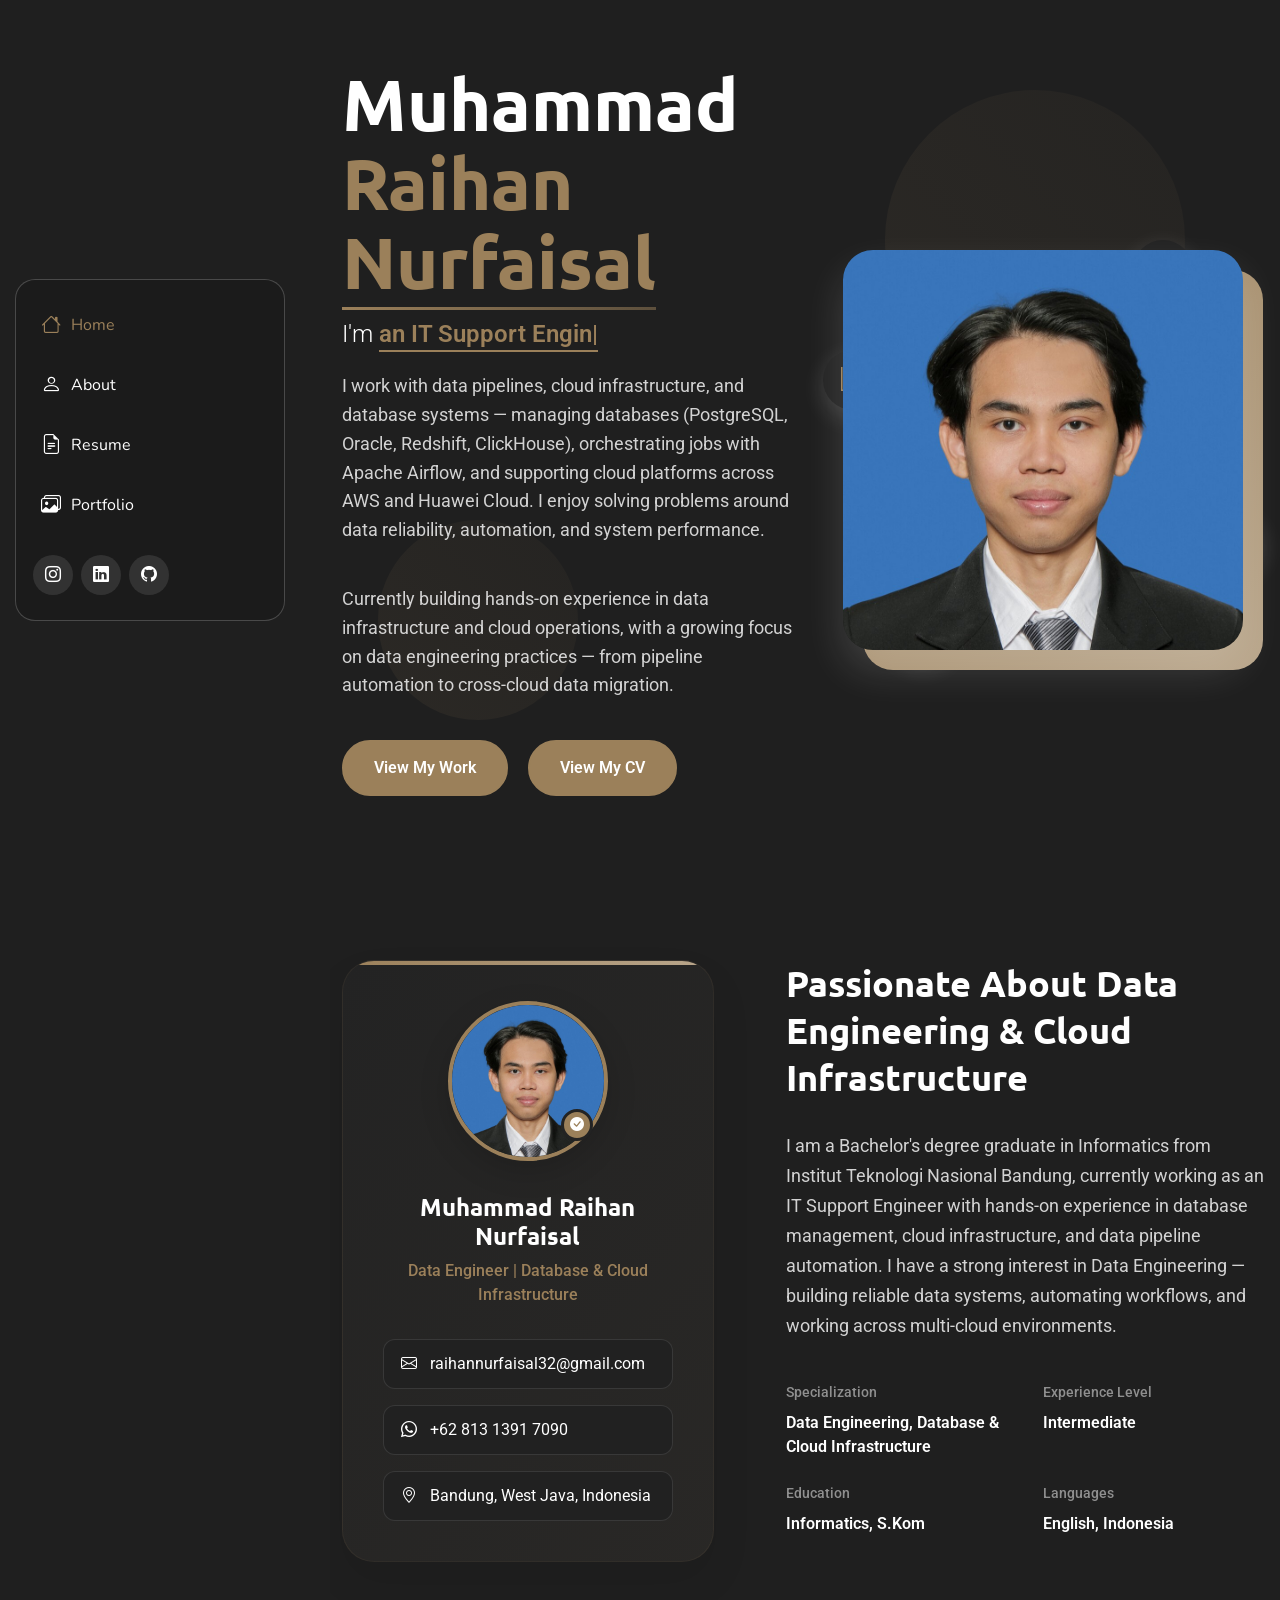
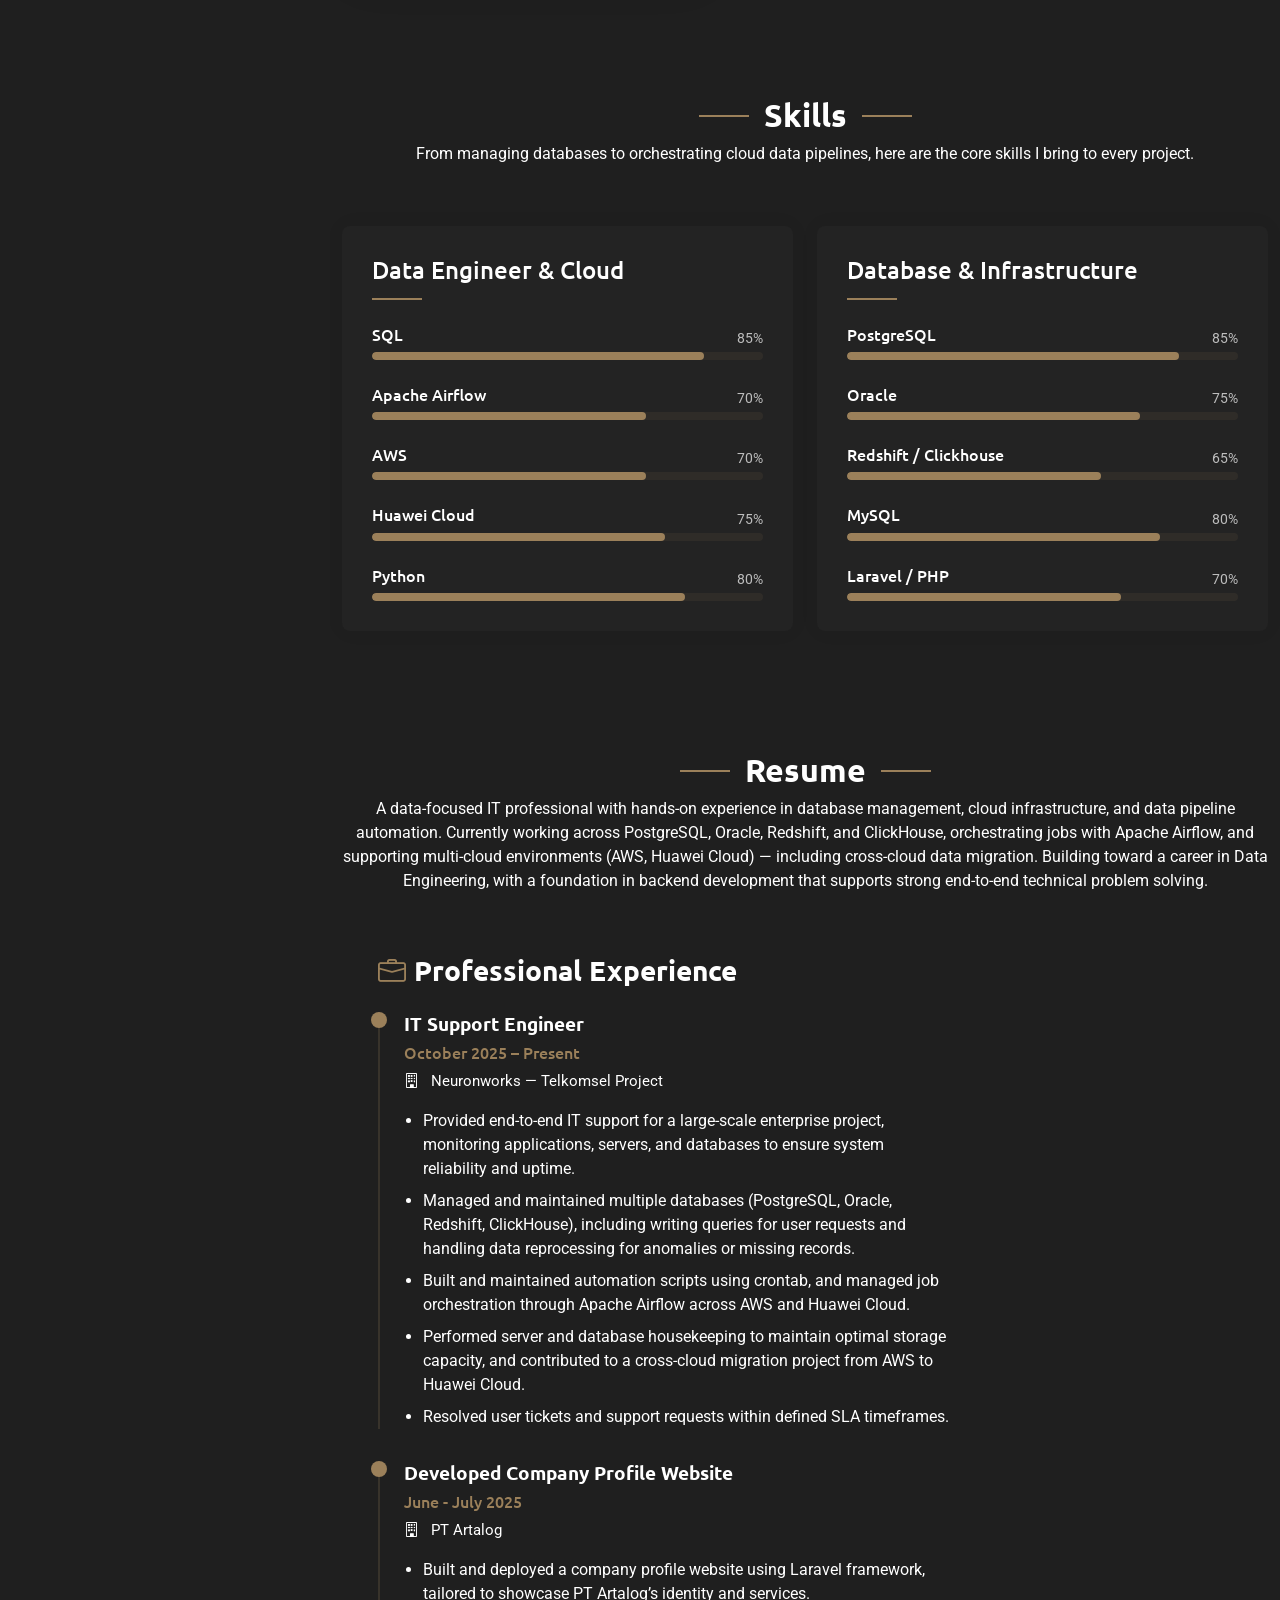
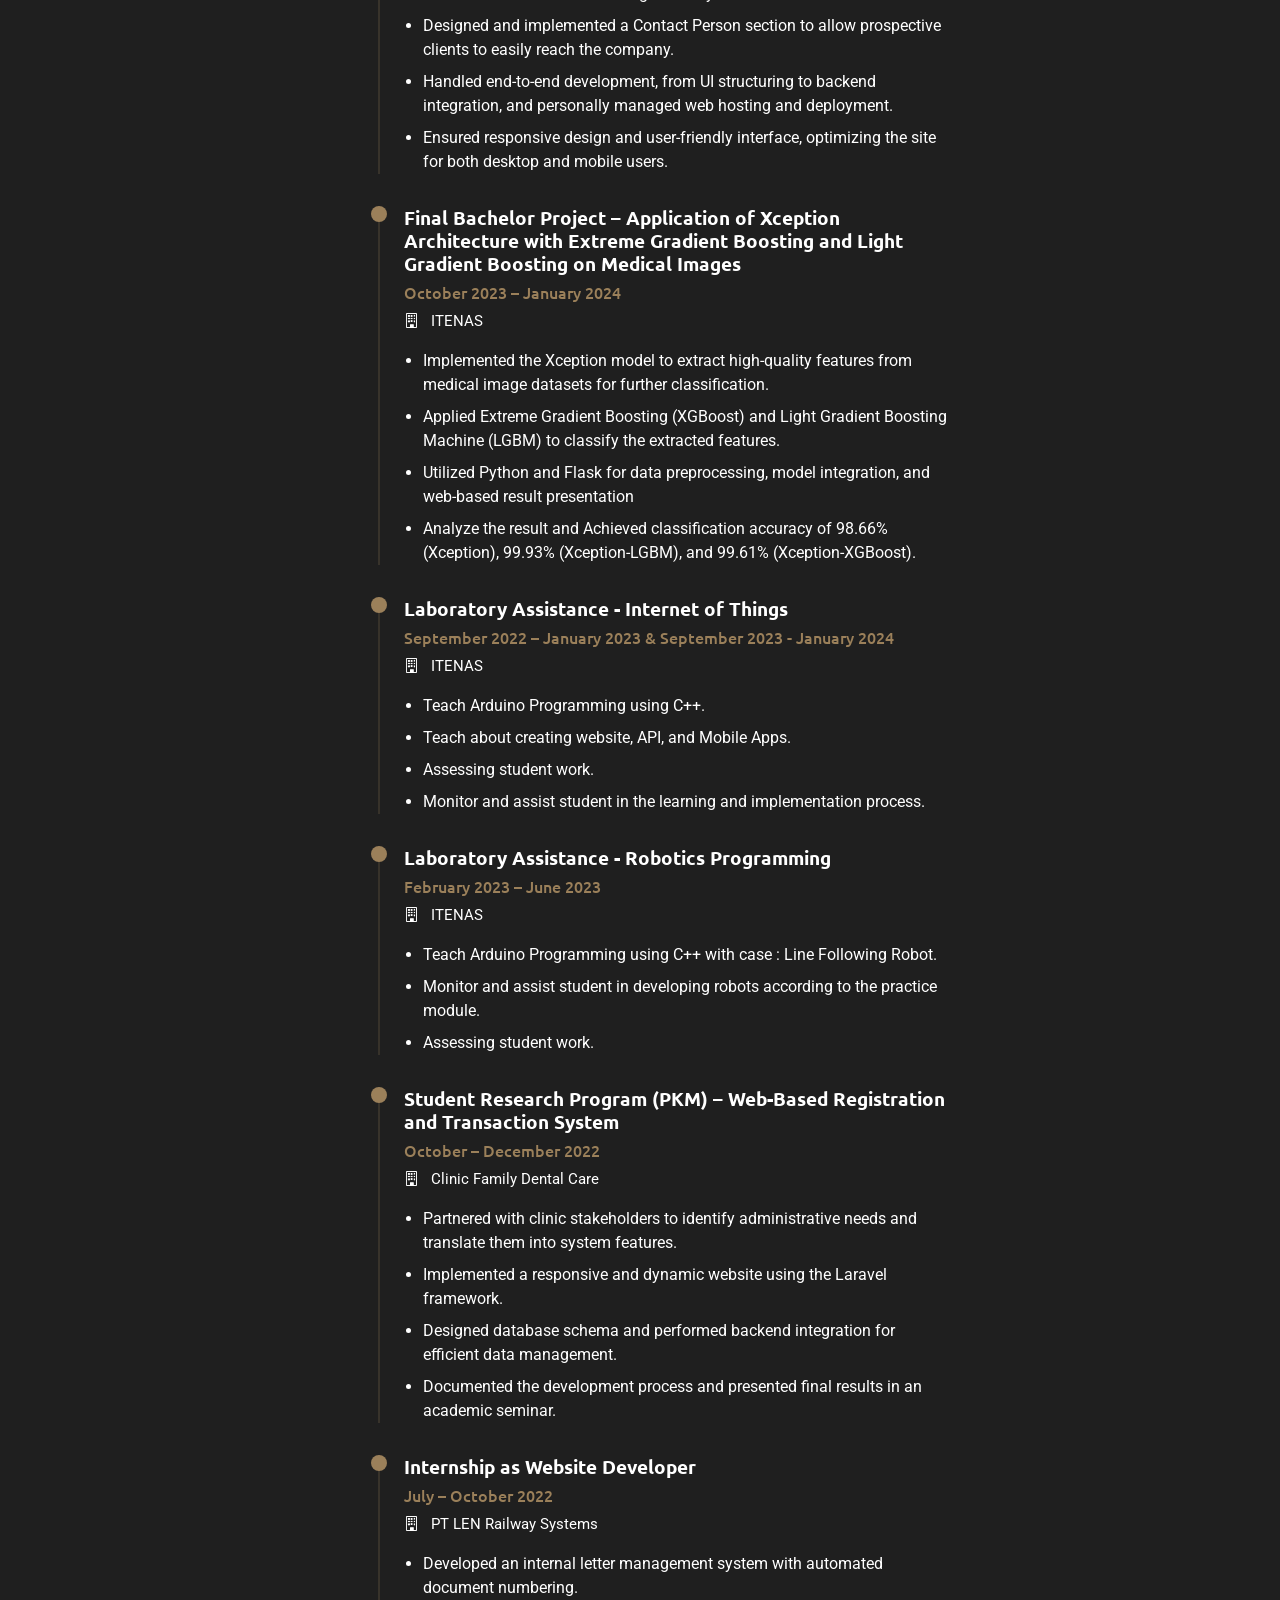
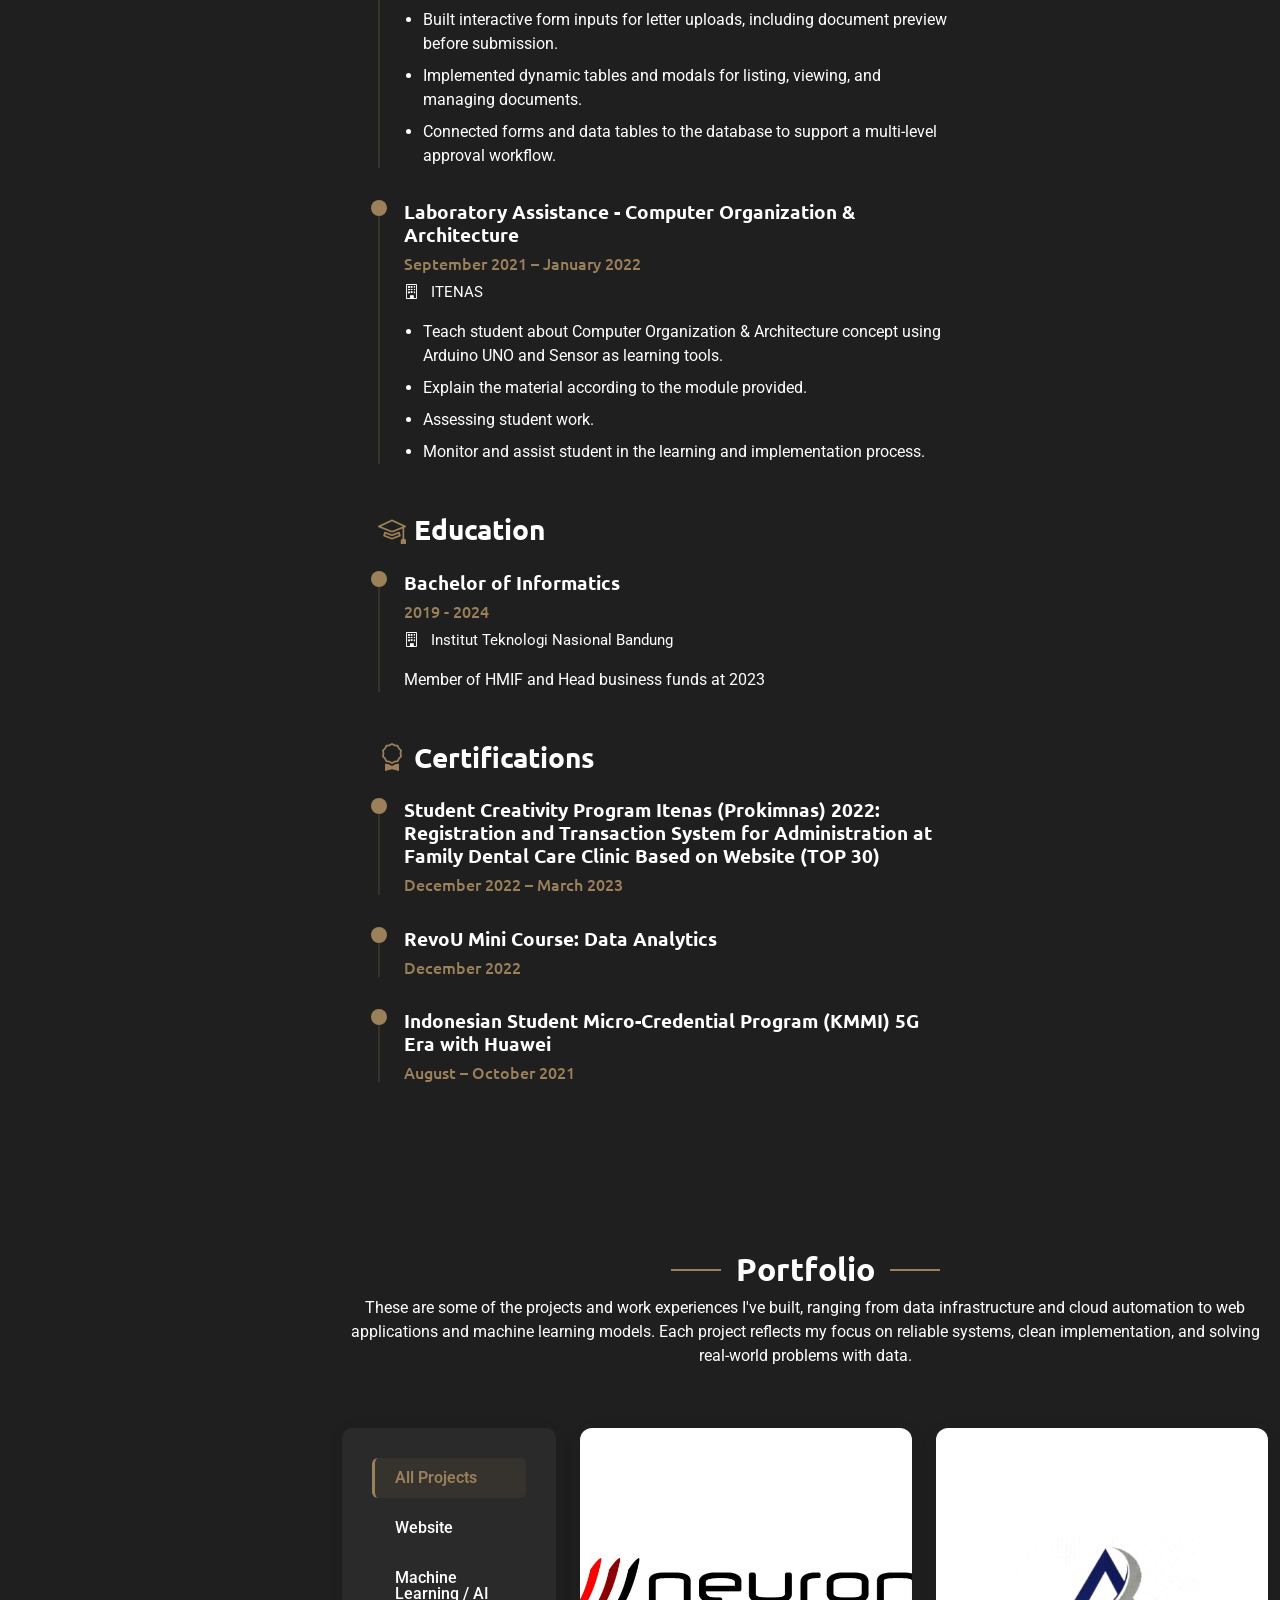
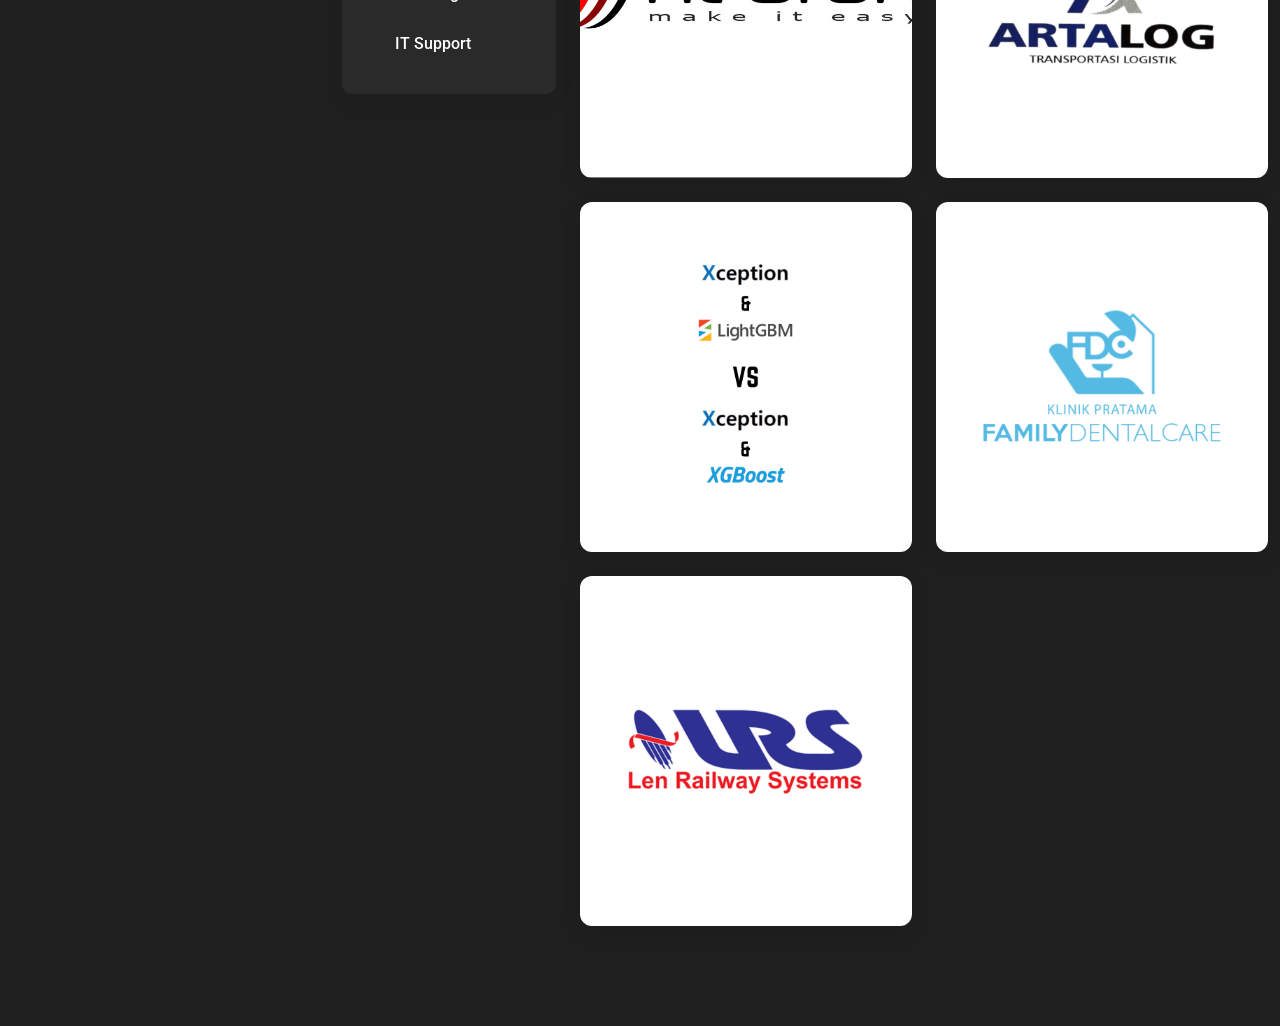
<file: index.html>
<!DOCTYPE html>
<html lang="en">

<head>
  <meta charset="utf-8">
  <meta content="width=device-width, initial-scale=1.0" name="viewport">
  <title>Portofolio - Muhammad Raihan Nurfaisal</title>
  <meta name="description" content="">
  <meta name="keywords" content="">

  <!-- Favicons -->
  <link href="assets/img/rocket.png" rel="icon">
  <link href="assets/img/rocket.png" rel="apple-touch-icon">

  <!-- Fonts -->
  <link href="https://fonts.googleapis.com" rel="preconnect">
  <link href="https://fonts.gstatic.com" rel="preconnect" crossorigin>
  <link href="https://fonts.googleapis.com/css2?family=Roboto:ital,wght@0,100;0,300;0,400;0,500;0,700;0,900;1,100;1,300;1,400;1,500;1,700;1,900&family=Ubuntu:ital,wght@0,300;0,400;0,500;0,700;1,300;1,400;1,500;1,700&family=Nunito:ital,wght@0,200;0,300;0,400;0,500;0,600;0,700;0,800;0,900;1,200;1,300;1,400;1,500;1,600;1,700;1,800;1,900&display=swap" rel="stylesheet">

  <!-- Vendor CSS Files -->
  <link href="assets/vendor/bootstrap/css/bootstrap.min.css" rel="stylesheet">
  <link href="assets/vendor/bootstrap-icons/bootstrap-icons.css" rel="stylesheet">
  <link href="assets/vendor/aos/aos.css" rel="stylesheet">
  <link href="assets/vendor/glightbox/css/glightbox.min.css" rel="stylesheet">
  <link href="assets/vendor/swiper/swiper-bundle.min.css" rel="stylesheet">

  <!-- Main CSS File -->
  <link href="assets/css/main.css" rel="stylesheet">

  <!-- =======================================================
  * Template Name: SnapFolio
  * Template URL: https://bootstrapmade.com/snapfolio-bootstrap-portfolio-template/
  * Updated: Jun 13 2025 with Bootstrap v5.3.6
  * Author: BootstrapMade.com
  * License: https://bootstrapmade.com/license/
  ======================================================== -->
</head>

<body class="index-page">

  <header id="header" class="header dark-background d-flex flex-column justify-content-center">
    <i class="header-toggle d-xl-none bi bi-list"></i>

    <div class="header-container d-flex flex-column align-items-start">
      <nav id="navmenu" class="navmenu">
        <ul>
          <li><a href="#hero" class="active"><i class="bi bi-house navicon"></i>Home</a></li>
          <li><a href="#about"><i class="bi bi-person navicon"></i> About</a></li>
          <li><a href="#resume"><i class="bi bi-file-earmark-text navicon"></i> Resume</a></li>
          <li><a href="#portfolio"><i class="bi bi-images navicon"></i> Portfolio</a></li>
          <!-- <li><a href="#services"><i class="bi bi-hdd-stack navicon"></i> Services</a></li> -->
          <!-- <li class="dropdown"><a href="#"><i class="bi bi-menu-button navicon"></i> <span>Dropdown</span> <i class="bi bi-chevron-down toggle-dropdown"></i></a>
            <ul>
              <li><a href="#">Dropdown 1</a></li>
              <li class="dropdown"><a href="#"><span>Deep Dropdown</span> <i class="bi bi-chevron-down toggle-dropdown"></i></a>
                <ul>
                  <li><a href="#">Deep Dropdown 1</a></li>
                  <li><a href="#">Deep Dropdown 2</a></li>
                  <li><a href="#">Deep Dropdown 3</a></li>
                  <li><a href="#">Deep Dropdown 4</a></li>
                  <li><a href="#">Deep Dropdown 5</a></li>
                </ul>
              </li>
              <li><a href="#">Dropdown 2</a></li>
              <li><a href="#">Dropdown 3</a></li>
              <li><a href="#">Dropdown 4</a></li>
            </ul>
          </li> -->
          <!-- <li><a href="#contact"><i class="bi bi-envelope navicon"></i> Contact</a></li> -->
        </ul>
      </nav>

      <div class="social-links text-center">
        <!-- <a href="#" class="twitter"><i class="bi bi-twitter-x"></i></a> -->
        <!-- <a href="#" class="facebook"><i class="bi bi-facebook"></i></a> -->
        <a href="https://www.instagram.com/raihan_nurf/" target="_blank" class="instagram"><i class="bi bi-instagram"></i></a>
        <!-- <a href="#" class="google-plus"><i class="bi bi-skype"></i></a> -->
        <a href="https://linkedin.com/in/muhammad-raihan-226930242" target="_blank" class="linkedin"><i class="bi bi-linkedin"></i></a>
        <a href="https://github.com/MRaihanNurfaisal" target="_blank"><i class="bi bi-github"></i></a>
      </div>

    </div>

  </header>

  <main class="main">

    <!-- Hero Section -->
    <section id="hero" class="hero section">

      <div class="background-elements">
        <div class="bg-circle circle-1"></div>
        <div class="bg-circle circle-2"></div>
      </div>

      <div class="hero-content">

        <div class="container">
          <div class="row align-items-center">

            <div class="col-lg-6" data-aos="fade-right" data-aos-delay="100">
              <div class="hero-text">
                <h1>Muhammad <span class="accent-text">Raihan Nurfaisal</span></h1>
                <p class="lead">I'm <span class="typed" data-typed-items="an IT Support Engineer,a Data Engineer"></span></p>
                <p class="description">I work with data pipelines, cloud infrastructure, and database systems — managing databases (PostgreSQL, Oracle, Redshift, ClickHouse), orchestrating jobs with Apache Airflow, and supporting cloud platforms across AWS and Huawei Cloud. I enjoy solving problems around data reliability, automation, and system performance.</p>
                <p class="description">Currently building hands-on experience in data infrastructure and cloud operations, with a growing focus on data engineering practices — from pipeline automation to cross-cloud data migration.</p>

                <div class="hero-actions">
                  <a href="#portfolio" class="btn btn-primary">View My Work</a>
                  <a href="https://drive.google.com/file/d/1uVnA0iIhXZDCa6VvH3q9qPV5t4ha8rlz/view?usp=sharing" target="_blank" class="btn btn-primary">View My CV</a>
                  
                  <!-- <a href="#contact" class="btn btn-outline">Get In Touch</a> -->
                </div>

                <div class="social-links">
                  <!-- <a href="#"><i class="bi bi-dribbble"></i></a> -->
                  <!-- <a href="#"><i class="bi bi-behance"></i></a> -->
                  <!-- <a href="https://github.com/MRaihanNurfaisal"><i class="bi bi-github"></i></a>
                  <a href="https://linkedin.com/in/muhammad-raihan-226930242"><i class="bi bi-linkedin"></i></a> -->
                </div>
              </div>
            </div>

            <div class="col-lg-6" data-aos="fade-left" data-aos-delay="200">
              <div class="hero-visual">
                <div class="profile-container">
                  <div class="profile-background"></div>
                  <img src="assets/img/profile/Foto - Copy.jpg" alt="Alexander Chen" class="profile-image">
                  <div class="floating-elements">
                    <div class="floating-icon icon-1"><i class="bi bi-palette"></i></div>
                    <div class="floating-icon icon-2"><i class="bi bi-code-slash"></i></div>
                    <div class="floating-icon icon-3"><i class="bi bi-lightbulb"></i></div>
                    <div class="floating-icon icon-4"><i class="bi bi-graph-up"></i></div>
                  </div>
                </div>
              </div>
            </div>

          </div>
        </div>
      </div>

    </section><!-- /Hero Section -->

    <!-- About Section -->
    <section id="about" class="about section">

      <div class="container" data-aos="fade-up" data-aos-delay="100">

        <div class="row">
          <div class="col-lg-5" data-aos="zoom-in" data-aos-delay="200">
            <div class="profile-card">
              <div class="profile-header">
                <div class="profile-image">
                  <img src="assets/img/profile/Foto - Copy.jpg" alt="Profile Image" class="img-fluid">
                </div>
                <div class="profile-badge">
                  <i class="bi bi-check-circle-fill"></i>
                </div>
              </div>

              <div class="profile-content">
                <h3>Muhammad Raihan Nurfaisal</h3>
                <p class="profession">Data Engineer | Database & Cloud Infrastructure</p>

                <div class="contact-links">
                  <a href="mailto:raihannurfaisal32@gmail.com" class="contact-item">
                    <i class="bi bi-envelope"></i>
                    raihannurfaisal32@gmail.com
                  </a>
                  <a href="https://wa.me/6281313917090" class="contact-item" target="_blank">
                    <i class="bi bi-whatsapp"></i>
                    +62 813 1391 7090
                  </a>

                  <a href="#" class="contact-item">
                    <i class="bi bi-geo-alt"></i>
                    Bandung, West Java, Indonesia
                  </a>
                </div>
              </div>
            </div>
          </div>

          <div class="col-lg-7" data-aos="fade-left" data-aos-delay="300">
            <div class="about-content">
              <div class="section-header">
                <h2>Passionate About Data Engineering & Cloud Infrastructure</h2>
              </div>

              <div class="description">
                <p class="description">I am a Bachelor's degree graduate in Informatics from Institut Teknologi Nasional Bandung, currently working as an IT Support Engineer with hands-on experience in database management, cloud infrastructure, and data pipeline automation. I have a strong interest in Data Engineering — building reliable data systems, automating workflows, and working across multi-cloud environments.</p>
              </div>

              <!-- <div class="stats-section">
                <div class="stats-grid">
                  <div class="stat-item">
                    <div class="stat-number">5</div>
                    <div class="stat-label">Projects Completed</div>
                  </div>
                  <div class="stat-item">
                    <div class="stat-number">3+</div>
                    <div class="stat-label">Years Experience</div>
                  </div>
                </div>
              </div> -->

              <div class="details-grid">
                <div class="detail-row">
                  <div class="detail-item">
                    <span class="detail-label">Specialization</span>
                    <span class="detail-value">Data Engineering, Database & Cloud Infrastructure</span>
                  </div>
                  <div class="detail-item">
                    <span class="detail-label">Experience Level</span>
                    <span class="detail-value">Intermediate</span>
                  </div>
                </div>
                <div class="detail-row">
                  <div class="detail-item">
                    <span class="detail-label">Education</span>
                    <span class="detail-value">Informatics, S.Kom</span>
                  </div>
                  <div class="detail-item">
                    <span class="detail-label">Languages</span>
                    <span class="detail-value">English, Indonesia</span>
                  </div>
                </div>
              </div>

              <!-- <div class="cta-section">
                <a href="#" class="btn btn-primary">
                  <i class="bi bi-download"></i>
                  Download Resume
                </a>
                <a href="#" class="btn btn-outline">
                  <i class="bi bi-chat-dots"></i>
                  Let's Talk
                </a>
              </div> -->
            </div>
          </div>
        </div>

      </div>

    </section><!-- /About Section -->

    <!-- Skills Section -->
    <section id="skills" class="skills section">

      <!-- Section Title -->
      <div class="container section-title" data-aos="fade-up">
        <h2>Skills</h2>
        <p>From managing databases to orchestrating cloud data pipelines, here are the core skills I bring to every project.</p>
      </div><!-- End Section Title -->

      <div class="container" data-aos="fade-up" data-aos-delay="100">

        <div class="row">
          <div class="col-lg-6">
            <div class="skills-category" data-aos="fade-up" data-aos-delay="200">
              <h3>Data Engineer & Cloud</h3>
              <div class="skills-animation">
                <div class="skill-item">
                  <div class="d-flex justify-content-between align-items-center">
                    <h4>SQL</h4>
                    <span class="skill-percentage">85%</span>
                  </div>
                  <div class="progress">
                    <div class="progress-bar" role="progressbar" aria-valuenow="85" aria-valuemin="0" aria-valuemax="100"></div>
                  </div>
                  <!-- <div class="skill-tooltip">Expert level knowledge of semantic HTML5 and modern CSS3 techniques</div> -->
                </div>

                <div class="skill-item">
                  <div class="d-flex justify-content-between align-items-center">
                    <h4>Apache Airflow</h4>
                    <span class="skill-percentage">70%</span>
                  </div>
                  <div class="progress">
                    <div class="progress-bar" role="progressbar" aria-valuenow="70" aria-valuemin="0" aria-valuemax="100"></div>
                  </div>
                  <!-- <div class="skill-tooltip">Strong proficiency in ES6+, DOM manipulation, and modern frameworks</div> -->
                </div>

                <div class="skill-item">
                  <div class="d-flex justify-content-between align-items-center">
                    <h4>AWS</h4>
                    <span class="skill-percentage">70%</span>
                  </div>
                  <div class="progress">
                    <div class="progress-bar" role="progressbar" aria-valuenow="70" aria-valuemin="0" aria-valuemax="100"></div>
                  </div>
                  <!-- <div class="skill-tooltip">Experience with Laravel hooks, state management, and component architecture</div> -->
                </div>

                <div class="skill-item">
                  <div class="d-flex justify-content-between align-items-center">
                    <h4>Huawei Cloud</h4>
                    <span class="skill-percentage">75%</span>
                  </div>
                  <div class="progress">
                    <div class="progress-bar" role="progressbar" aria-valuenow="75" aria-valuemin="0" aria-valuemax="100"></div>
                  </div>
                  <!-- <div class="skill-tooltip">Experience with Laravel hooks, state management, and component architecture</div> -->
                </div>

                <div class="skill-item">
                  <div class="d-flex justify-content-between align-items-center">
                    <h4>Python</h4>
                    <span class="skill-percentage">80%</span>
                  </div>
                  <div class="progress">
                    <div class="progress-bar" role="progressbar" aria-valuenow="80" aria-valuemin="0" aria-valuemax="100"></div>
                  </div>
                  <!-- <div class="skill-tooltip">Experience with Laravel hooks, state management, and component architecture</div> -->
                </div>
              </div>
            </div><!-- End Frontend Skills -->
          </div>

          <div class="col-lg-6">
            <div class="skills-category" data-aos="fade-up" data-aos-delay="300">
              <h3>Database & Infrastructure</h3>
              <div class="skills-animation">
                <div class="skill-item">
                  <div class="d-flex justify-content-between align-items-center">
                    <h4>PostgreSQL</h4>
                    <span class="skill-percentage">85%</span>
                  </div>
                  <div class="progress">
                    <div class="progress-bar" role="progressbar" aria-valuenow="85" aria-valuemin="0" aria-valuemax="100"></div>
                  </div>
                  <!-- <div class="skill-tooltip">Server-side JavaScript development with Express and REST APIs</div> -->
                </div>

                <div class="skill-item">
                  <div class="d-flex justify-content-between align-items-center">
                    <h4>Oracle</h4>
                    <span class="skill-percentage">75%</span>
                  </div>
                  <div class="progress">
                    <div class="progress-bar" role="progressbar" aria-valuenow="75" aria-valuemin="0" aria-valuemax="100"></div>
                  </div>
                  <!-- <div class="skill-tooltip">Python development with Django and data analysis tools</div> -->
                </div>

                <div class="skill-item">
                  <div class="d-flex justify-content-between align-items-center">
                    <h4>Redshift / Clickhouse</h4>
                    <span class="skill-percentage">65%</span>
                  </div>
                  <div class="progress">
                    <div class="progress-bar" role="progressbar" aria-valuenow="65" aria-valuemin="0" aria-valuemax="100"></div>
                  </div>
                  <!-- <div class="skill-tooltip">Database design, optimization, and complex queries</div> -->
                </div>

                <div class="skill-item">
                  <div class="d-flex justify-content-between align-items-center">
                    <h4>MySQL</h4>
                    <span class="skill-percentage">80%</span>
                  </div>
                  <div class="progress">
                    <div class="progress-bar" role="progressbar" aria-valuenow="80" aria-valuemin="0" aria-valuemax="100"></div>
                  </div>
                  <!-- <div class="skill-tooltip">Database design, optimization, and complex queries</div> -->
                </div>

                <div class="skill-item">
                  <div class="d-flex justify-content-between align-items-center">
                    <h4>Laravel / PHP</h4>
                    <span class="skill-percentage">70%</span>
                  </div>
                  <div class="progress">
                    <div class="progress-bar" role="progressbar" aria-valuenow="70" aria-valuemin="0" aria-valuemax="100"></div>
                  </div>
                  <!-- <div class="skill-tooltip">Database design, optimization, and complex queries</div> -->
                </div>
              </div>
            </div><!-- End Backend Skills -->
          </div>
        </div>

      </div>

    </section><!-- /Skills Section -->

    <!-- Resume Section -->
    <section id="resume" class="resume section">

      <!-- Section Title -->
      <div class="container section-title" data-aos="fade-up">
        <h2>Resume</h2>
        <p>A data-focused IT professional with hands-on experience in database management, cloud infrastructure, and data pipeline automation. Currently working across PostgreSQL, Oracle, Redshift, and ClickHouse, orchestrating jobs with Apache Airflow, and supporting multi-cloud environments (AWS, Huawei Cloud) — including cross-cloud data migration. Building toward a career in Data Engineering, with a foundation in backend development that supports strong end-to-end technical problem solving.</p>
      </div><!-- End Section Title -->

      <div class="container" data-aos="fade-up" data-aos-delay="100">

        <div class="row gy-4">
          <!-- Left column with summary and contact -->
          <!-- <div class="col-lg-4">
            <div class="resume-side" data-aos="fade-right" data-aos-delay="100">
              <div class="profile-img mb-4">
                <img src="assets/img/profile/foto2.jpg" alt="Profile" class="img-fluid rounded">
              </div>

              <h3>Professional Summary</h3>
              <p>Bachelor of Informatics graduate from Institut Teknologi Nasional Bandung, experienced in web development using Laravel, PHP, HTML, CSS, Java, and MySQL. Also skilled in data analysis and visualization using Excel, Python, Flask, and Tableau. Passionate about blending technical knowledge and analytical thinking to create meaningful, user-oriented digital solutions.</p>

              <h3 class="mt-4">Contact Information</h3>
              <ul class="contact-info list-unstyled">
                <li><i class="bi bi-geo-alt"></i> Pesona Ciwastra Permai, Buahbatu, Bandung</li>
                <li><i class="bi bi-envelope"></i> raihannurfaisal32@gmail.com</li>
                <li><i class="bi bi-phone"></i> +62 (813) 1391 7090</li>
                <li><i class="bi bi-linkedin"></i> linkedin.com/in/muhammad-raihan-226930242</li>
              </ul>

            </div>
          </div> -->

          <!-- Right column with experience and education -->
          <div class="col-lg-8 ps-4 ps-lg-5">
            <!-- Experience Section -->
            <div class="resume-section" data-aos="fade-up">
              <h3><i class="bi bi-briefcase me-2"></i>Professional Experience</h3>

              <div class="resume-item">
                <h4>IT Support Engineer</h4>
                <h5>October 2025 – Present</h5>
                <p class="company"><i class="bi bi-building"></i> Neuronworks — Telkomsel Project</p>
                <ul>
                  <li>Provided end-to-end IT support for a large-scale enterprise project, monitoring applications, servers, and databases to ensure system reliability and uptime.</li>
                  <li>Managed and maintained multiple databases (PostgreSQL, Oracle, Redshift, ClickHouse), including writing queries for user requests and handling data reprocessing for anomalies or missing records.</li>
                  <li>Built and maintained automation scripts using crontab, and managed job orchestration through Apache Airflow across AWS and Huawei Cloud.</li>
                  <li>Performed server and database housekeeping to maintain optimal storage capacity, and contributed to a cross-cloud migration project from AWS to Huawei Cloud.</li>
                  <li>Resolved user tickets and support requests within defined SLA timeframes.</li>
                </ul>
              </div>

              <div class="resume-item">
                <h4>Developed Company Profile Website</h4>
                <h5>June - July 2025</h5>
                <p class="company"><i class="bi bi-building"></i> PT Artalog</p>
                <ul>
                  <li>Built and deployed a company profile website using Laravel framework, tailored to showcase PT Artalog’s identity and services.</li>
                  <li>Designed and implemented a Contact Person section to allow prospective clients to easily reach the company.</li>
                  <li>Handled end-to-end development, from UI structuring to backend integration, and personally managed web hosting and deployment.</li>
                  <li>Ensured responsive design and user-friendly interface, optimizing the site for both desktop and mobile users.</li>
                </ul>
              </div>

              <div class="resume-item">
                <h4>Final Bachelor Project – Application of Xception Architecture with Extreme Gradient Boosting and Light Gradient Boosting on Medical Images</h4>
                <h5>October 2023 – January 2024</h5>
                <p class="company"><i class="bi bi-building"></i> ITENAS</p>
                <ul>
                  <li>Implemented the Xception model to extract high-quality features from medical image datasets for further classification.</li>
                  <li>Applied Extreme Gradient Boosting (XGBoost) and Light Gradient Boosting Machine (LGBM) to classify the extracted features.</li>
                  <li>Utilized Python and Flask for data preprocessing, model integration, and web-based result presentation</li>
                  <li>Analyze the result and Achieved classification accuracy of 98.66% (Xception), 99.93% (Xception-LGBM), and 99.61% (Xception-XGBoost).</li>
                </ul>
              </div>

              <div class="resume-item">
                <h4>Laboratory Assistance - Internet of Things</h4>
                <h5>September 2022 – January 2023 & September 2023 - January 2024</h5>
                <p class="company"><i class="bi bi-building"></i> ITENAS</p>
                <ul>
                  <li>Teach Arduino Programming using C++.</li>
                  <li>Teach about creating website, API, and Mobile Apps.</li>
                  <li>Assessing student work.</li>
                  <li>Monitor and assist student in the learning and implementation process.</li>
                </ul>
              </div>

              <div class="resume-item">
                <h4>Laboratory Assistance - Robotics Programming</h4>
                <h5>February 2023 – June 2023</h5>
                <p class="company"><i class="bi bi-building"></i> ITENAS</p>
                <ul>
                  <li>Teach Arduino Programming using C++ with case : Line Following Robot.</li>
                  <li>Monitor and assist student in developing robots according to the practice module.</li>
                  <li>Assessing student work.</li>
                </ul>
              </div>

              <div class="resume-item">
                <h4>Student Research Program (PKM) – Web-Based Registration and Transaction System</h4>
                <h5>October – December 2022</h5>
                <p class="company"><i class="bi bi-building"></i> Clinic Family Dental Care</p>
                <ul>
                  <li>Partnered with clinic stakeholders to identify administrative needs and translate them into system features.</li>
                  <li>Implemented a responsive and dynamic website using the Laravel framework.</li>
                  <li>Designed database schema and performed backend integration for efficient data management.</li>
                  <li>Documented the development process and presented final results in an academic seminar.</li>
                </ul>
              </div>

              <div class="resume-item">
                <h4>Internship as Website Developer</h4>
                <h5>July – October 2022</h5>
                <p class="company"><i class="bi bi-building"></i> PT LEN Railway Systems</p>
                <ul>
                  <li>Developed an internal letter management system with automated document numbering.</li>
                  <li>Built interactive form inputs for letter uploads, including document preview before submission.</li>
                  <li>Implemented dynamic tables and modals for listing, viewing, and managing documents.</li>
                  <li>Connected forms and data tables to the database to support a multi-level approval workflow.</li>
                </ul>
              </div>

              <div class="resume-item">
                <h4>Laboratory Assistance - Computer Organization & Architecture</h4>
                <h5>September 2021 – January 2022</h5>
                <p class="company"><i class="bi bi-building"></i> ITENAS</p>
                <ul>
                  <li>Teach student about Computer Organization & Architecture concept using Arduino UNO and Sensor as learning tools.</li>
                  <li>Explain the material according to the module provided.</li>
                  <li>Assessing student work.</li>
                  <li>Monitor and assist student in the learning and implementation process.</li>
                </ul>
              </div>

            </div>


            <!-- Education Section -->
            <div class="resume-section" data-aos="fade-up" data-aos-delay="100">
              <h3><i class="bi bi-mortarboard me-2"></i>Education</h3>

              <div class="resume-item">
                <h4>Bachelor of Informatics</h4>
                <h5>2019 - 2024</h5>
                <p class="company"><i class="bi bi-building"></i> Institut Teknologi Nasional Bandung</p>
                <p>Member of HMIF and Head business funds at 2023</p>
              </div>
            </div>

            <!-- Certifications Section -->
            <div class="resume-section" data-aos="fade-up" data-aos-delay="200">
              <h3><i class="bi bi-award me-2"></i>Certifications</h3>

              <div class="resume-item">
                <h4>Student Creativity Program Itenas (Prokimnas) 2022: Registration and Transaction System for Administration at Family Dental Care Clinic Based on Website (TOP 30)</h4>
                <h5>December 2022 – March 2023</h5>
              </div>

              <div class="resume-item">
                <h4>RevoU Mini Course: Data Analytics</h4>
                <h5>December 2022</h5>
              </div>

              <div class="resume-item">
                <h4>Indonesian Student Micro-Credential Program (KMMI) 5G Era with Huawei</h4>
                <h5>August – October 2021</h5>
              </div>

            </div>
          </div>
        </div>

      </div>

    </section><!-- /Resume Section -->

    <!-- Portfolio Section -->
    <section id="portfolio" class="portfolio section">

      <!-- Section Title -->
      <div class="container section-title" data-aos="fade-up">
        <h2>Portfolio</h2>
        <p>These are some of the projects and work experiences I've built, ranging from data infrastructure and cloud automation to web applications and machine learning models. Each project reflects my focus on reliable systems, clean implementation, and solving real-world problems with data.</p>
      </div><!-- End Section Title -->

      <div class="container" data-aos="fade-up" data-aos-delay="100">

        <div class="isotope-layout" data-default-filter="*" data-layout="masonry" data-sort="original-order">

          <div class="row">
            <div class="col-lg-3 filter-sidebar">
              <div class="filters-wrapper" data-aos="fade-right" data-aos-delay="150">
                <ul class="portfolio-filters isotope-filters">
                  <li data-filter="*" class="filter-active">All Projects</li>
                  <li data-filter=".filter-website">Website</li>
                  <li data-filter=".filter-dads">Machine Learning / AI</li>
                  <li data-filter=".filter-its">IT Support</li>
                </ul>
              </div>
            </div>

            <div class="col-lg-9">
              <div class="row gy-4 portfolio-container isotope-container" data-aos="fade-up" data-aos-delay="200">
                
                <div class="col-lg-6 col-md-6 portfolio-item isotope-item filter-its">
                  <div class="portfolio-wrap">
                    <img src="assets\img\portfolio\neuronwrks.jpg" class="img-fluid" alt="Portfolio Image" loading="lazy">
                    <div class="portfolio-info">
                      <div class="content">
                        <span class="category">IT Support</span>
                        <h4>Neuronworks - Telkomsel Project as Database & Cloud Infrastructure Support</h4>
                        <div class="portfolio-links">
                          <a href="assets\img\portfolio\tsel.jpg" class="glightbox" title="Application, database & cloud infrastructure monitoring"><i class="bi bi-search"></i></a>
                          <a href="portfolio-details-5.html" title="More Details"><i class="bi bi-arrow-right"></i></a>
                        </div>
                      </div>
                    </div>
                  </div>
                </div><!-- End Portfolio Item -->

                <div class="col-lg-6 col-md-6 portfolio-item isotope-item filter-website">
                  <div class="portfolio-wrap">
                    <img src="assets/img/portfolio/logo-artalog(1).png" class="img-fluid" alt="Portfolio Image" loading="lazy">
                    <div class="portfolio-info">
                      <div class="content">
                        <span class="category">Website</span>
                        <h4>Company Profile PT. Artalog</h4>
                        <div class="portfolio-links">
                          <a href="assets/img/portfolio/artalog.png" class="glightbox" title="Website Preview"><i class="bi bi-search"></i></a>
                          <a href="portfolio-details-1.html" title="More Details"><i class="bi bi-arrow-right"></i></a>
                        </div>
                      </div>
                    </div>
                  </div>
                </div><!-- End Portfolio Item -->

                <div class="col-lg-6 col-md-6 portfolio-item isotope-item filter-dads">
                  <div class="portfolio-wrap">
                    <img src="assets/img/portfolio/XCEPTION & LIGHT GRADIENT BOOSTING.png" class="img-fluid" alt="Portfolio Image" loading="lazy">
                    <div class="portfolio-info">
                      <div class="content">
                        <span class="category">Machine Learning / AI</span>
                        <h4>Final Bachelor Project – Application of Xception Architecture with Extreme Gradient Boosting and Light Gradient Boosting on Medical Images</h4>
                        <div class="portfolio-links">
                          <a href="assets/img/portfolio/XCEPTION & LIGHT GRADIENT BOOSTING (1).png" class="glightbox" title="Application Preview"><i class="bi bi-search"></i></a>
                          <a href="portfolio-details-2.html" title="More Details"><i class="bi bi-arrow-right"></i></a>
                        </div>
                      </div>
                    </div>
                  </div>
                </div><!-- End Portfolio Item -->

                <div class="col-lg-6 col-md-6 portfolio-item isotope-item filter-website">
                  <div class="portfolio-wrap">
                    <img src="assets/img/portfolio/fdclogo.png" class="img-fluid" alt="Portfolio Image" loading="lazy">
                    <div class="portfolio-info">
                      <div class="content">
                        <span class="category">Website</span>
                        <h4>Student Research Program (PKM) – Web-Based Registration and Transaction System</h4>
                        <div class="portfolio-links">
                          <a href="assets/img/portfolio/fdc1.png" class="glightbox" title="Website Preview"><i class="bi bi-search"></i></a>
                          <a href="portfolio-details-3.html" title="More Details"><i class="bi bi-arrow-right"></i></a>
                        </div>
                      </div>
                    </div>
                  </div>
                </div><!-- End Portfolio Item -->

                <div class="col-lg-6 col-md-6 portfolio-item isotope-item filter-website">
                  <div class="portfolio-wrap">
                    <img src="assets/img/portfolio/lrslogo.png" class="img-fluid" alt="Portfolio Image" loading="lazy">
                    <div class="portfolio-info">
                      <div class="content">
                        <span class="category">Website</span>
                        <h4>Internship as Website Developer - Internal Letter Management System with Generated Document Numbers</h4>
                        <div class="portfolio-links">
                          <a href="assets/img/portfolio/lrs6.png" class="glightbox" title="Website Preview"><i class="bi bi-search"></i></a>
                          <a href="portfolio-details-4.html" title="More Details"><i class="bi bi-arrow-right"></i></a>
                        </div>
                      </div>
                    </div>
                  </div>
                </div>
                <!-- End Portfolio Item -->

              </div><!-- End Portfolio Container -->
            </div>
          </div>

        </div>

      </div>

    </section><!-- /Portfolio Section -->

  </main>

  <footer id="footer" class="footer position-relative">

    <div class="container">
      <!-- <div class="copyright text-center ">
        <p>© <span>Copyright</span> <strong class="px-1 sitename">iPortfolio</strong> <span>All Rights Reserved</span></p>
      </div>
      <div class="credits"> -->
        <!-- All the links in the footer should remain intact. -->
        <!-- You can delete the links only if you've purchased the pro version. -->
        <!-- Licensing information: https://bootstrapmade.com/license/ -->
        <!-- Purchase the pro version with working PHP/AJAX contact form: [buy-url] -->
        <!-- Designed by <a href="https://bootstrapmade.com/">BootstrapMade</a>
      </div> -->
    </div>

  </footer>

  <!-- Scroll Top -->
  <a href="#" id="scroll-top" class="scroll-top d-flex align-items-center justify-content-center"><i class="bi bi-arrow-up-short"></i></a>

  <!-- Preloader -->
  <div id="preloader"></div>

  <!-- Vendor JS Files -->
  <script src="assets/vendor/bootstrap/js/bootstrap.bundle.min.js"></script>
  <script src="assets/vendor/php-email-form/validate.js"></script>
  <script src="assets/vendor/aos/aos.js"></script>
  <script src="assets/vendor/typed.js/typed.umd.js"></script>
  <script src="assets/vendor/purecounter/purecounter_vanilla.js"></script>
  <script src="assets/vendor/waypoints/noframework.waypoints.js"></script>
  <script src="assets/vendor/isotope-layout/isotope.pkgd.min.js"></script>
  <script src="assets/vendor/imagesloaded/imagesloaded.pkgd.min.js"></script>
  <script src="assets/vendor/glightbox/js/glightbox.min.js"></script>
  <script src="assets/vendor/swiper/swiper-bundle.min.js"></script>

  <!-- Main JS File -->
  <script src="assets/js/main.js"></script>

</body>

</html>
</file>
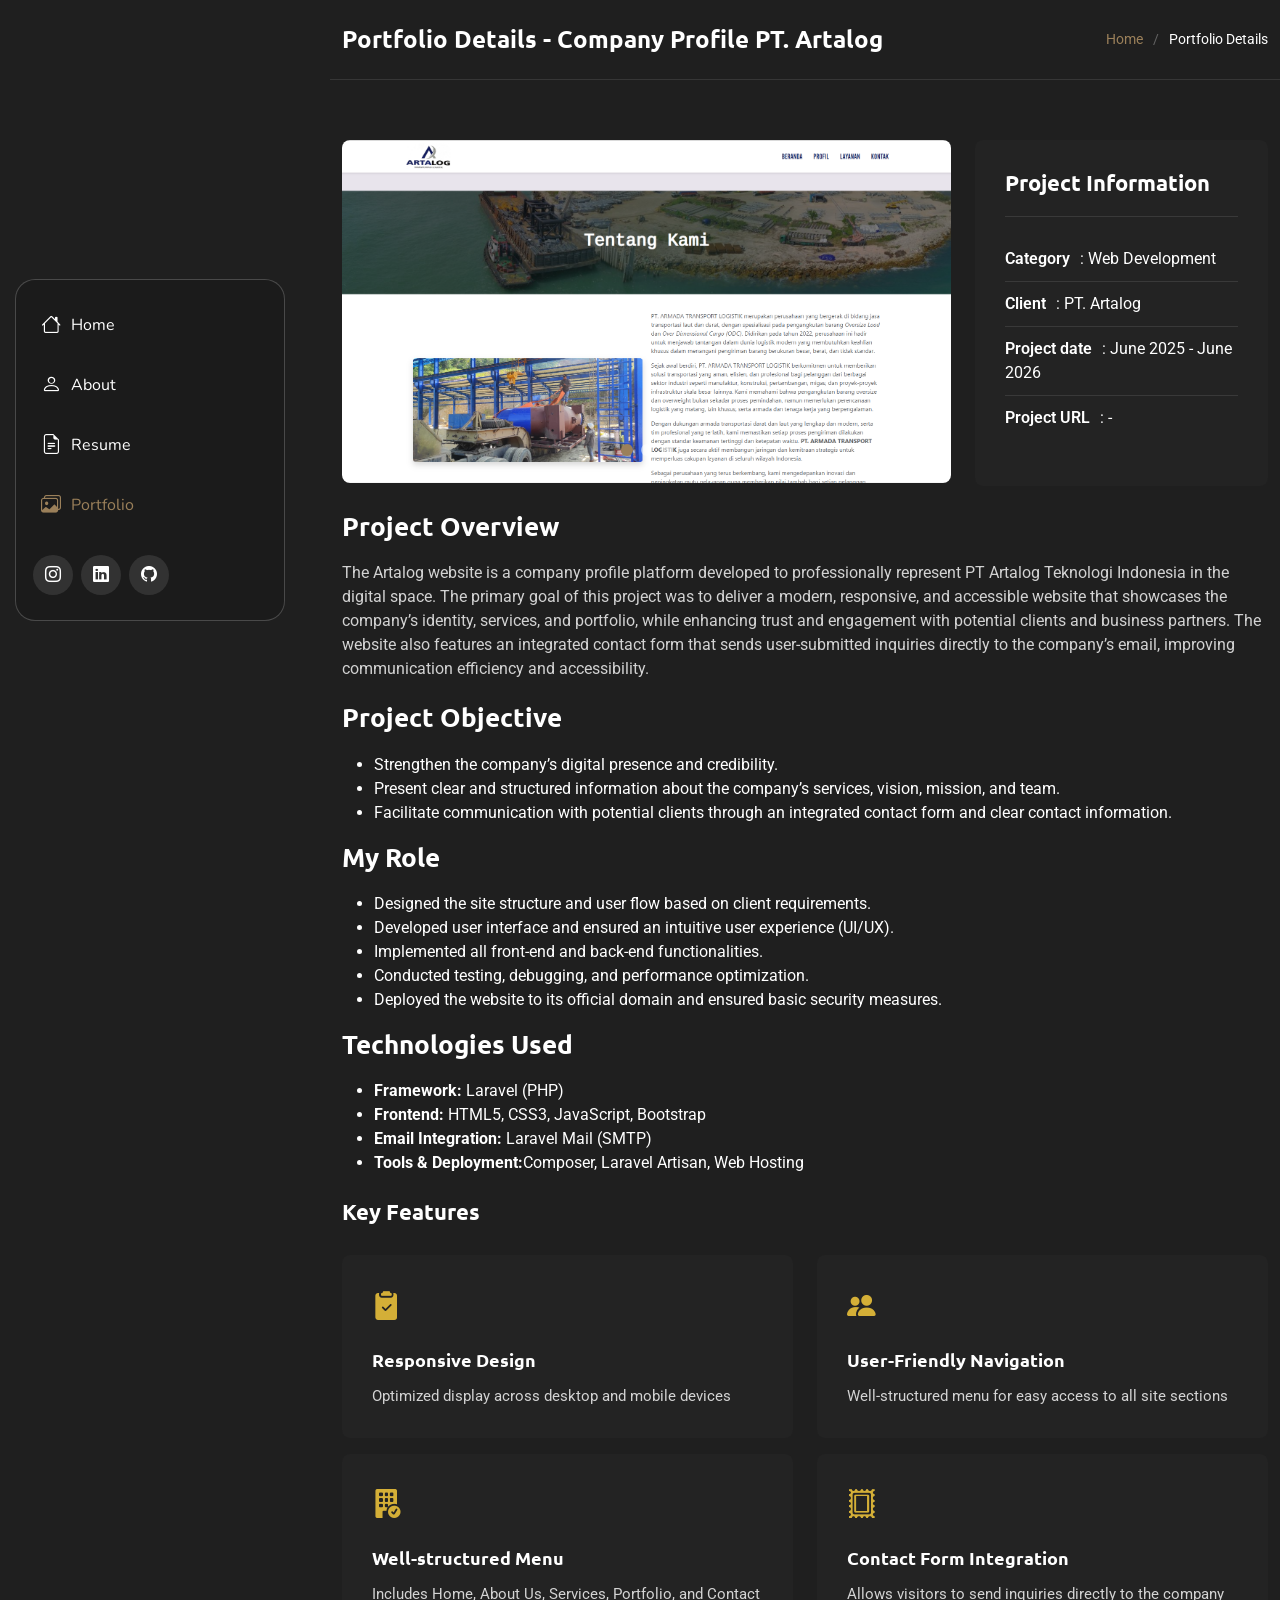
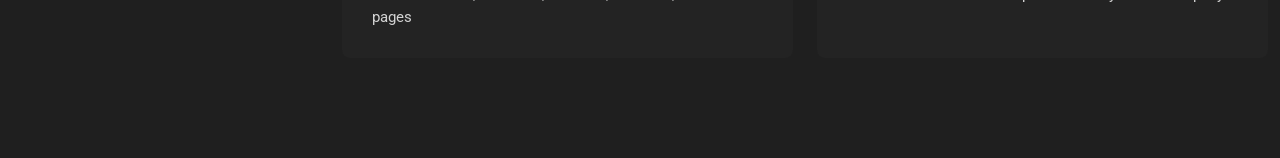
<file: portfolio-details-1.html>
<!DOCTYPE html>
<html lang="en">

<head>
  <meta charset="utf-8">
  <meta content="width=device-width, initial-scale=1.0" name="viewport">
  <title>Portfolio Details - Company Profile PT. Artalog</title>
  <meta name="description" content="">
  <meta name="keywords" content="">

  <!-- Favicons -->
  <link href="assets/img/rocket.png" rel="icon">
  <link href="assets/img/rocket.png" rel="apple-touch-icon">

  <!-- Fonts -->
  <link href="https://fonts.googleapis.com" rel="preconnect">
  <link href="https://fonts.gstatic.com" rel="preconnect" crossorigin>
  <link href="https://fonts.googleapis.com/css2?family=Roboto:ital,wght@0,100;0,300;0,400;0,500;0,700;0,900;1,100;1,300;1,400;1,500;1,700;1,900&family=Ubuntu:ital,wght@0,300;0,400;0,500;0,700;1,300;1,400;1,500;1,700&family=Nunito:ital,wght@0,200;0,300;0,400;0,500;0,600;0,700;0,800;0,900;1,200;1,300;1,400;1,500;1,600;1,700;1,800;1,900&display=swap" rel="stylesheet">

  <!-- Vendor CSS Files -->
  <link href="assets/vendor/bootstrap/css/bootstrap.min.css" rel="stylesheet">
  <link href="assets/vendor/bootstrap-icons/bootstrap-icons.css" rel="stylesheet">
  <link href="assets/vendor/aos/aos.css" rel="stylesheet">
  <link href="assets/vendor/glightbox/css/glightbox.min.css" rel="stylesheet">
  <link href="assets/vendor/swiper/swiper-bundle.min.css" rel="stylesheet">
  <link rel="stylesheet" href="https://cdnjs.cloudflare.com/ajax/libs/font-awesome/4.7.0/css/font-awesome.min.css">

  <!-- Main CSS File -->
  <link href="assets/css/main.css" rel="stylesheet">

  <!-- =======================================================
  * Template Name: SnapFolio
  * Template URL: https://bootstrapmade.com/snapfolio-bootstrap-portfolio-template/
  * Updated: Jun 13 2025 with Bootstrap v5.3.6
  * Author: BootstrapMade.com
  * License: https://bootstrapmade.com/license/
  ======================================================== -->
</head>

<body class="portfolio-details-page">

  <header id="header" class="header dark-background d-flex flex-column justify-content-center">
    <i class="header-toggle d-xl-none bi bi-list"></i>

    <div class="header-container d-flex flex-column align-items-start">
      <nav id="navmenu" class="navmenu">
        <ul>
          <li><a href="index.html#hero"><i class="bi bi-house navicon"></i>Home</a></li>
          <li><a href="index.html#about"><i class="bi bi-person navicon"></i> About</a></li>
          <li><a href="index.html#resume"><i class="bi bi-file-earmark-text navicon"></i> Resume</a></li>
          <li><a href="index.html#portfolio" class="active"><i class="bi bi-images navicon"></i> Portfolio</a></li>
          <!-- <li><a href="#services"><i class="bi bi-hdd-stack navicon"></i> Services</a></li> -->
          <!-- <li class="dropdown"><a href="#"><i class="bi bi-menu-button navicon"></i> <span>Dropdown</span> <i class="bi bi-chevron-down toggle-dropdown"></i></a>
            <ul>
              <li><a href="#">Dropdown 1</a></li>
              <li class="dropdown"><a href="#"><span>Deep Dropdown</span> <i class="bi bi-chevron-down toggle-dropdown"></i></a>
                <ul>
                  <li><a href="#">Deep Dropdown 1</a></li>
                  <li><a href="#">Deep Dropdown 2</a></li>
                  <li><a href="#">Deep Dropdown 3</a></li>
                  <li><a href="#">Deep Dropdown 4</a></li>
                  <li><a href="#">Deep Dropdown 5</a></li>
                </ul>
              </li>
              <li><a href="#">Dropdown 2</a></li>
              <li><a href="#">Dropdown 3</a></li>
              <li><a href="#">Dropdown 4</a></li>
            </ul>
          </li> -->
          <!-- <li><a href="#contact"><i class="bi bi-envelope navicon"></i> Contact</a></li> -->
        </ul>
      </nav>

      <div class="social-links text-center">
        <!-- <a href="#" class="twitter"><i class="bi bi-twitter-x"></i></a> -->
        <!-- <a href="#" class="facebook"><i class="bi bi-facebook"></i></a> -->
        <a href="https://www.instagram.com/raihan_nurf/" target="_blank" class="instagram"><i class="bi bi-instagram"></i></a>
        <!-- <a href="#" class="google-plus"><i class="bi bi-skype"></i></a> -->
        <a href="https://linkedin.com/in/muhammad-raihan-226930242" target="_blank" class="linkedin"><i class="bi bi-linkedin"></i></a>
        <a href="https://github.com/MRaihanNurfaisal" target="_blank"><i class="bi bi-github"></i></a>
      </div>
      
    </div>

  </header>

  <main class="main">

    <!-- Page Title -->
    <div class="page-title dark-background">
      <div class="container d-lg-flex justify-content-between align-items-center">
        <h1 class="mb-2 mb-lg-0">Portfolio Details - Company Profile PT. Artalog</h1>
        <nav class="breadcrumbs">
          <ol>
            <li><a href="index.html">Home</a></li>
            <li class="current">Portfolio Details</li>
          </ol>
        </nav>
      </div>
    </div><!-- End Page Title -->

    <!-- Portfolio Details Section -->
    <section id="portfolio-details" class="portfolio-details section">

      <div class="container" data-aos="fade-up" data-aos-delay="100">

        <div class="row gy-4">

          <div class="col-lg-8">
            <div class="portfolio-details-slider swiper init-swiper">

              <script type="application/json" class="swiper-config">
                {
                  "loop": true,
                  "speed": 600,
                  "autoplay": {
                    "delay": 5000
                  },
                  "slidesPerView": "auto",
                  "pagination": {
                    "el": ".swiper-pagination",
                    "type": "bullets",
                    "clickable": true
                  }
                }
              </script>

              <div class="swiper-wrapper align-items-center">

                <div class="swiper-slide">
                  <img src="assets/img/portfolio/artalog.png" alt="Portfolio Image" class="img-fluid" loading="lazy">
                </div>

                <div class="swiper-slide">
                  <img src="assets/img/portfolio/artalog2.png" alt="Portfolio Image" class="img-fluid" loading="lazy">
                </div>

                <div class="swiper-slide">
                  <img src="assets/img/portfolio/artalog3.png" alt="Portfolio Image" class="img-fluid" loading="lazy">
                </div>

              </div>
              <div class="swiper-pagination"></div>
            </div>
          </div>

          <div class="col-lg-4">
            <div class="portfolio-info" data-aos="fade-left" data-aos-delay="200">
              <h3>Project Information</h3>
              <ul>
                <li><strong>Category</strong>: Web Development</li>
                <li><strong>Client</strong>: PT. Artalog</li>
                <li><strong>Project date</strong>: June 2025 - June 2026</li>
                <li><strong>Project URL</strong>: -</li>
              </ul>
            </div>
          </div>

          <div class="col-lg-12">
            <div class="portfolio-description" data-aos="fade-up" data-aos-delay="300">
              <h2>Project Overview</h2>
              <p>
                The Artalog website is a company profile platform developed to professionally represent PT Artalog Teknologi Indonesia in the digital space. 
                The primary goal of this project was to deliver a modern, responsive, and accessible website that showcases the company’s identity, services, and 
                portfolio, while enhancing trust and engagement with potential clients and business partners. 
                The website also features an integrated contact form that sends user-submitted inquiries directly to the company’s email, improving communication efficiency and accessibility.
              </p>

              <h2>Project Objective</h2>
              <ul>
                <li>Strengthen the company’s digital presence and credibility.</li>
                <li>Present clear and structured information about the company’s services, vision, mission, and team.</li>
                <li>Facilitate communication with potential clients through an integrated contact form and clear contact information.</li>
              </ul>

              <h2>My Role</h2>
              <ul>
                <li>Designed the site structure and user flow based on client requirements.</li>
                <li>Developed user interface and ensured an intuitive user experience (UI/UX).</li>
                <li>Implemented all front-end and back-end functionalities.</li>
                <li>Conducted testing, debugging, and performance optimization.</li>
                <li>Deployed the website to its official domain and ensured basic security measures.</li>
              </ul>

                <h2>Technologies Used</h2>
                <ul>
                  <li><b>Framework:</b> Laravel (PHP)</li>
                  <li><b>Frontend:</b> HTML5, CSS3, JavaScript, Bootstrap</li>
                  <li><b>Email Integration:</b> Laravel Mail (SMTP)</li>
                  <li><b>Tools & Deployment:</b>Composer, Laravel Artisan, Web Hosting</li>
                </ul>


              <div class="features mt-4">
                <h3>Key Features</h3>
                <div class="row gy-3">
                  
                  <!-- Responsive Design -->
                  <div class="col-md-6">
                    <div class="feature-item" data-aos="fade-up" data-aos-delay="400">
                      <i class="bi bi-clipboard2-check-fill" style="font-size: 1.8rem; color: #d4af37;"></i>
                      <h4>Responsive Design</h4>
                      <p>Optimized display across desktop and mobile devices</p>
                    </div>
                  </div>

                  <!-- User-Friendly Navigation -->
                  <div class="col-md-6">
                    <div class="feature-item" data-aos="fade-up" data-aos-delay="500">
                      <i class="bi bi-people-fill" style="font-size: 1.8rem; color: #d4af37;"></i>
                      <h4>User-Friendly Navigation</h4>
                      <p>Well-structured menu for easy access to all site sections</p>
                    </div>
                  </div>

                  <!-- Well-Structured Menu -->
                  <div class="col-md-6">
                    <div class="feature-item" data-aos="fade-up" data-aos-delay="600">
                      <i class="bi bi-building-fill-check" style="font-size: 1.8rem; color: #d4af37;"></i>
                      <h4>Well-structured Menu</h4>
                      <p>Includes Home, About Us, Services, Portfolio, and Contact pages</p>
                    </div>
                  </div>

                  <!-- Contact Form Integration -->
                  <div class="col-md-6">
                    <div class="feature-item" data-aos="fade-up" data-aos-delay="700">
                      <i class="bi bi-postage" style="font-size: 1.8rem; color: #d4af37;"></i>
                      <h4>Contact Form Integration</h4>
                      <p>Allows visitors to send inquiries directly to the company</p>
                    </div>
                  </div>

                </div>
              </div>

            </div>
          </div>

        </div>

      </div>

    </section><!-- /Portfolio Details Section -->

  </main>

  <footer id="footer" class="footer position-relative">

    <div class="container">
      <!-- <div class="copyright text-center ">
        <p>© <span>Copyright</span> <strong class="px-1 sitename">iPortfolio</strong> <span>All Rights Reserved</span></p>
      </div>
      <div class="credits"> -->
        <!-- All the links in the footer should remain intact. -->
        <!-- You can delete the links only if you've purchased the pro version. -->
        <!-- Licensing information: https://bootstrapmade.com/license/ -->
        <!-- Purchase the pro version with working PHP/AJAX contact form: [buy-url] -->
        <!-- Designed by <a href="https://bootstrapmade.com/">BootstrapMade</a>
      </div> -->
    </div>

  </footer>

  <!-- Scroll Top -->
  <a href="#" id="scroll-top" class="scroll-top d-flex align-items-center justify-content-center"><i class="bi bi-arrow-up-short"></i></a>

  <!-- Preloader -->
  <div id="preloader"></div>

  <!-- Vendor JS Files -->
  <script src="assets/vendor/bootstrap/js/bootstrap.bundle.min.js"></script>
  <script src="assets/vendor/php-email-form/validate.js"></script>
  <script src="assets/vendor/aos/aos.js"></script>
  <script src="assets/vendor/typed.js/typed.umd.js"></script>
  <script src="assets/vendor/purecounter/purecounter_vanilla.js"></script>
  <script src="assets/vendor/waypoints/noframework.waypoints.js"></script>
  <script src="assets/vendor/isotope-layout/isotope.pkgd.min.js"></script>
  <script src="assets/vendor/imagesloaded/imagesloaded.pkgd.min.js"></script>
  <script src="assets/vendor/glightbox/js/glightbox.min.js"></script>
  <script src="assets/vendor/swiper/swiper-bundle.min.js"></script>

  <!-- Main JS File -->
  <script src="assets/js/main.js"></script>

</body>

</html>
</file>
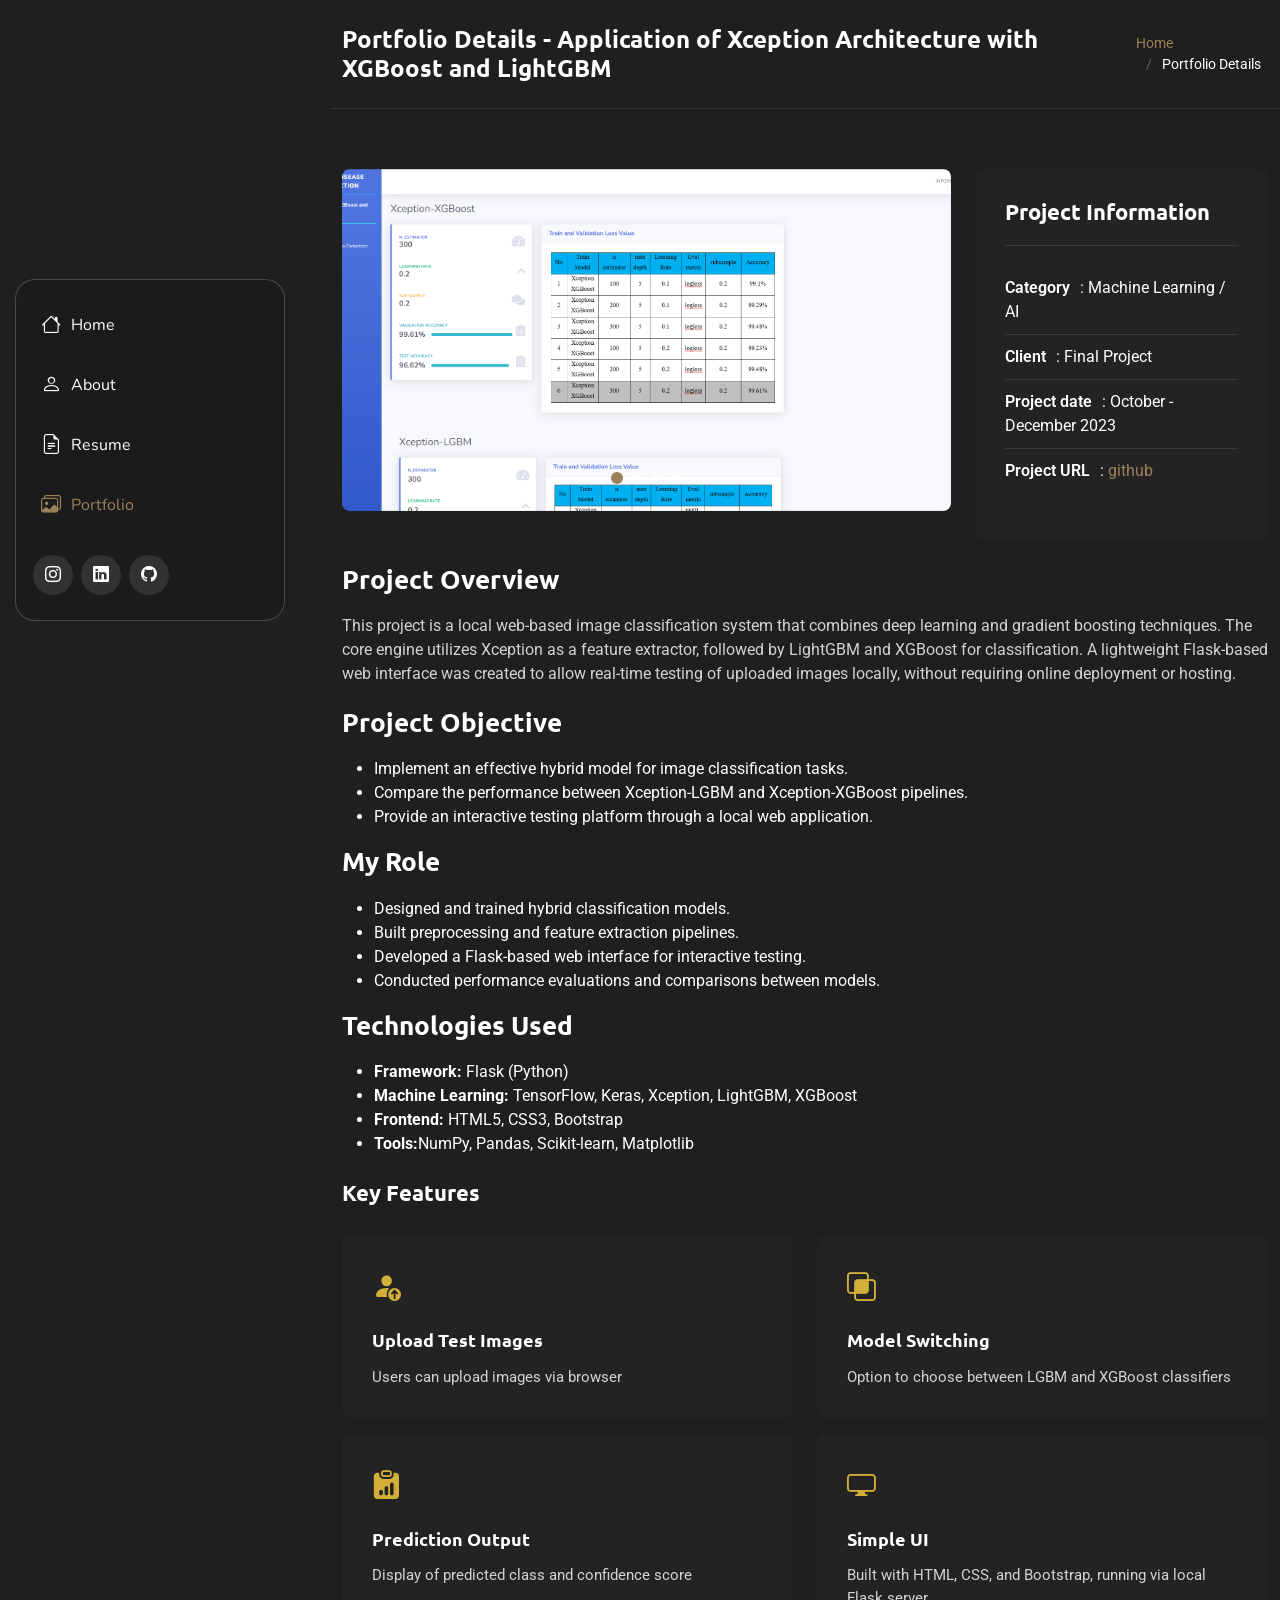
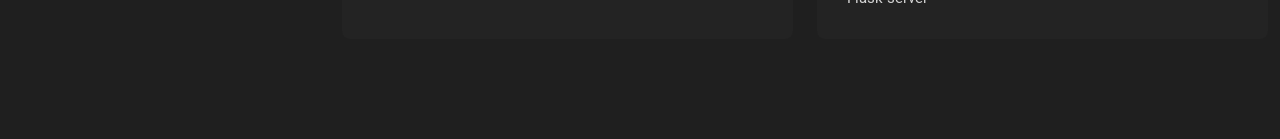
<file: portfolio-details-2.html>
<!DOCTYPE html>
<html lang="en">

<head>
  <meta charset="utf-8">
  <meta content="width=device-width, initial-scale=1.0" name="viewport">
  <title>Portfolio Details - Final Bachelor Project – Application of Xception Architecture with Extreme Gradient Boosting and Light Gradient Boosting on Medical Images</title>
  <meta name="description" content="">
  <meta name="keywords" content="">

  <!-- Favicons -->
  <link href="assets/img/rocket.png" rel="icon">
  <link href="assets/img/rocket.png" rel="apple-touch-icon">

  <!-- Fonts -->
  <link href="https://fonts.googleapis.com" rel="preconnect">
  <link href="https://fonts.gstatic.com" rel="preconnect" crossorigin>
  <link href="https://fonts.googleapis.com/css2?family=Roboto:ital,wght@0,100;0,300;0,400;0,500;0,700;0,900;1,100;1,300;1,400;1,500;1,700;1,900&family=Ubuntu:ital,wght@0,300;0,400;0,500;0,700;1,300;1,400;1,500;1,700&family=Nunito:ital,wght@0,200;0,300;0,400;0,500;0,600;0,700;0,800;0,900;1,200;1,300;1,400;1,500;1,600;1,700;1,800;1,900&display=swap" rel="stylesheet">

  <!-- Vendor CSS Files -->
  <link href="assets/vendor/bootstrap/css/bootstrap.min.css" rel="stylesheet">
  <link href="assets/vendor/bootstrap-icons/bootstrap-icons.css" rel="stylesheet">
  <link href="assets/vendor/aos/aos.css" rel="stylesheet">
  <link href="assets/vendor/glightbox/css/glightbox.min.css" rel="stylesheet">
  <link href="assets/vendor/swiper/swiper-bundle.min.css" rel="stylesheet">
  <link rel="stylesheet" href="https://cdnjs.cloudflare.com/ajax/libs/font-awesome/4.7.0/css/font-awesome.min.css">

  <!-- Main CSS File -->
  <link href="assets/css/main.css" rel="stylesheet">

  <!-- =======================================================
  * Template Name: SnapFolio
  * Template URL: https://bootstrapmade.com/snapfolio-bootstrap-portfolio-template/
  * Updated: Jun 13 2025 with Bootstrap v5.3.6
  * Author: BootstrapMade.com
  * License: https://bootstrapmade.com/license/
  ======================================================== -->
</head>

<body class="portfolio-details-page">

  <header id="header" class="header dark-background d-flex flex-column justify-content-center">
    <i class="header-toggle d-xl-none bi bi-list"></i>

    <div class="header-container d-flex flex-column align-items-start">
      <nav id="navmenu" class="navmenu">
        <ul>
          <li><a href="index.html#hero"><i class="bi bi-house navicon"></i>Home</a></li>
          <li><a href="index.html#about"><i class="bi bi-person navicon"></i> About</a></li>
          <li><a href="index.html#resume"><i class="bi bi-file-earmark-text navicon"></i> Resume</a></li>
          <li><a href="index.html#portfolio" class="active"><i class="bi bi-images navicon"></i> Portfolio</a></li>
          <!-- <li><a href="#services"><i class="bi bi-hdd-stack navicon"></i> Services</a></li> -->
          <!-- <li class="dropdown"><a href="#"><i class="bi bi-menu-button navicon"></i> <span>Dropdown</span> <i class="bi bi-chevron-down toggle-dropdown"></i></a>
            <ul>
              <li><a href="#">Dropdown 1</a></li>
              <li class="dropdown"><a href="#"><span>Deep Dropdown</span> <i class="bi bi-chevron-down toggle-dropdown"></i></a>
                <ul>
                  <li><a href="#">Deep Dropdown 1</a></li>
                  <li><a href="#">Deep Dropdown 2</a></li>
                  <li><a href="#">Deep Dropdown 3</a></li>
                  <li><a href="#">Deep Dropdown 4</a></li>
                  <li><a href="#">Deep Dropdown 5</a></li>
                </ul>
              </li>
              <li><a href="#">Dropdown 2</a></li>
              <li><a href="#">Dropdown 3</a></li>
              <li><a href="#">Dropdown 4</a></li>
            </ul>
          </li> -->
          <!-- <li><a href="#contact"><i class="bi bi-envelope navicon"></i> Contact</a></li> -->
        </ul>
      </nav>

      <div class="social-links text-center">
        <!-- <a href="#" class="twitter"><i class="bi bi-twitter-x"></i></a> -->
        <!-- <a href="#" class="facebook"><i class="bi bi-facebook"></i></a> -->
        <a href="https://www.instagram.com/raihan_nurf/" target="_blank" class="instagram"><i class="bi bi-instagram"></i></a>
        <!-- <a href="#" class="google-plus"><i class="bi bi-skype"></i></a> -->
        <a href="https://linkedin.com/in/muhammad-raihan-226930242" target="_blank" class="linkedin"><i class="bi bi-linkedin"></i></a>
        <a href="https://github.com/MRaihanNurfaisal" target="_blank"><i class="bi bi-github"></i></a>
      </div>
      
    </div>

  </header>

  <main class="main">

    <!-- Page Title -->
    <div class="page-title dark-background">
      <div class="container d-lg-flex justify-content-between align-items-center">
        <h1 class="mb-2 mb-lg-0">Portfolio Details - Application of Xception Architecture with XGBoost and LightGBM</h1>
        <nav class="breadcrumbs">
          <ol>
            <li><a href="index.html">Home</a></li>
            <li class="current">Portfolio Details</li>
          </ol>
        </nav>
      </div>
    </div><!-- End Page Title -->

    <!-- Portfolio Details Section -->
    <section id="portfolio-details" class="portfolio-details section">

      <div class="container" data-aos="fade-up" data-aos-delay="100">

        <div class="row gy-4">

          <div class="col-lg-8">
            <div class="portfolio-details-slider swiper init-swiper">

              <script type="application/json" class="swiper-config">
                {
                  "loop": true,
                  "speed": 600,
                  "autoplay": {
                    "delay": 5000
                  },
                  "slidesPerView": "auto",
                  "pagination": {
                    "el": ".swiper-pagination",
                    "type": "bullets",
                    "clickable": true
                  }
                }
              </script>

              <div class="swiper-wrapper align-items-center">

                <div class="swiper-slide">
                  <img src="assets/img/portfolio/final bach1.png" alt="Portfolio Image" class="img-fluid" loading="lazy">
                </div>

                <div class="swiper-slide">
                  <img src="assets/img/portfolio/final bach4.png" alt="Portfolio Image" class="img-fluid" loading="lazy">
                </div>

                <div class="swiper-slide">
                  <img src="assets/img/portfolio/final bach5.png" alt="Portfolio Image" class="img-fluid" loading="lazy">
                </div>

                <div class="swiper-slide">
                  <img src="assets/img/portfolio/final bach6.png" alt="Portfolio Image" class="img-fluid" loading="lazy">
                </div>

              </div>
              <div class="swiper-pagination"></div>
            </div>
          </div>

          <div class="col-lg-4">
            <div class="portfolio-info" data-aos="fade-left" data-aos-delay="200">
              <h3>Project Information</h3>
              <ul>
                <li><strong>Category</strong>: Machine Learning / AI </li>
                <li><strong>Client</strong>: Final Project</li>
                <li><strong>Project date</strong>: October - December 2023</li>
                <li><strong>Project URL</strong>: <a href="https://github.com/MRaihanNurfaisal/Application-of-Xception-Architecture-with-XGBoost-and-LightGBM" target="_blank">github</a></li>
              </ul>
            </div>
          </div>

          <div class="col-lg-12">
            <div class="portfolio-description" data-aos="fade-up" data-aos-delay="300">
              <h2>Project Overview</h2>
              <p>
                This project is a local web-based image classification system that combines deep learning and gradient boosting techniques. 
                The core engine utilizes Xception as a feature extractor, followed by LightGBM and XGBoost for classification. 
                A lightweight Flask-based web interface was created to allow real-time testing of uploaded images locally, without requiring online deployment or hosting.
              </p>

              <h2>Project Objective</h2>
              <ul>
                <li>Implement an effective hybrid model for image classification tasks.</li>
                <li>Compare the performance between Xception-LGBM and Xception-XGBoost pipelines.</li>
                <li>Provide an interactive testing platform through a local web application.</li>
              </ul>

              <h2>My Role</h2>
              <ul>
                <li>Designed and trained hybrid classification models.</li>
                <li>Built preprocessing and feature extraction pipelines.</li>
                <li>Developed a Flask-based web interface for interactive testing.</li>
                <li>Conducted performance evaluations and comparisons between models.</li>
              </ul>

              <h2>Technologies Used</h2>
                <ul>
                  <li><b>Framework:</b> Flask (Python)</li>
                  <li><b>Machine Learning:</b> TensorFlow, Keras, Xception, LightGBM, XGBoost</li>
                  <li><b>Frontend:</b> HTML5, CSS3, Bootstrap</li>
                  <li><b>Tools:</b>NumPy, Pandas, Scikit-learn, Matplotlib</li>
                </ul>

              <div class="features mt-4">
                <h3>Key Features</h3>
                <div class="row gy-3">
                  
                  <!-- Responsive Design -->
                  <div class="col-md-6">
                    <div class="feature-item" data-aos="fade-up" data-aos-delay="400">
                      <i class="bi bi-person-fill-up" style="font-size: 1.8rem; color: #d4af37;"></i>
                      <h4>Upload Test Images</h4>
                      <p>Users can upload images via browser</p>
                    </div>
                  </div>

                  <!-- User-Friendly Navigation -->
                  <div class="col-md-6">
                    <div class="feature-item" data-aos="fade-up" data-aos-delay="500">
                      <i class="bi bi-intersect" style="font-size: 1.8rem; color: #d4af37;"></i>
                      <h4>Model Switching</h4>
                      <p>Option to choose between LGBM and XGBoost classifiers</p>
                    </div>
                  </div>

                  <!-- Well-Structured Menu -->
                  <div class="col-md-6">
                    <div class="feature-item" data-aos="fade-up" data-aos-delay="600">
                      <i class="bi bi-clipboard-data-fill" style="font-size: 1.8rem; color: #d4af37;"></i>
                      <h4>Prediction Output</h4>
                      <p>Display of predicted class and confidence score</p>
                    </div>
                  </div>

                  <!-- Contact Form Integration -->
                  <div class="col-md-6">
                    <div class="feature-item" data-aos="fade-up" data-aos-delay="700">
                      <i class="bi bi-display" style="font-size: 1.8rem; color: #d4af37;"></i>
                      <h4>Simple UI</h4>
                      <p>Built with HTML, CSS, and Bootstrap, running via local Flask server</p>
                    </div>
                  </div>

                </div>
              </div>

            </div>
          </div>

        </div>

      </div>

    </section><!-- /Portfolio Details Section -->

  </main>

  <footer id="footer" class="footer position-relative">

    <div class="container">
      <!-- <div class="copyright text-center ">
        <p>© <span>Copyright</span> <strong class="px-1 sitename">iPortfolio</strong> <span>All Rights Reserved</span></p>
      </div>
      <div class="credits"> -->
        <!-- All the links in the footer should remain intact. -->
        <!-- You can delete the links only if you've purchased the pro version. -->
        <!-- Licensing information: https://bootstrapmade.com/license/ -->
        <!-- Purchase the pro version with working PHP/AJAX contact form: [buy-url] -->
        <!-- Designed by <a href="https://bootstrapmade.com/">BootstrapMade</a>
      </div> -->
    </div>

  </footer>

  <!-- Scroll Top -->
  <a href="#" id="scroll-top" class="scroll-top d-flex align-items-center justify-content-center"><i class="bi bi-arrow-up-short"></i></a>

  <!-- Preloader -->
  <div id="preloader"></div>

  <!-- Vendor JS Files -->
  <script src="assets/vendor/bootstrap/js/bootstrap.bundle.min.js"></script>
  <script src="assets/vendor/php-email-form/validate.js"></script>
  <script src="assets/vendor/aos/aos.js"></script>
  <script src="assets/vendor/typed.js/typed.umd.js"></script>
  <script src="assets/vendor/purecounter/purecounter_vanilla.js"></script>
  <script src="assets/vendor/waypoints/noframework.waypoints.js"></script>
  <script src="assets/vendor/isotope-layout/isotope.pkgd.min.js"></script>
  <script src="assets/vendor/imagesloaded/imagesloaded.pkgd.min.js"></script>
  <script src="assets/vendor/glightbox/js/glightbox.min.js"></script>
  <script src="assets/vendor/swiper/swiper-bundle.min.js"></script>

  <!-- Main JS File -->
  <script src="assets/js/main.js"></script>

</body>

</html>
</file>
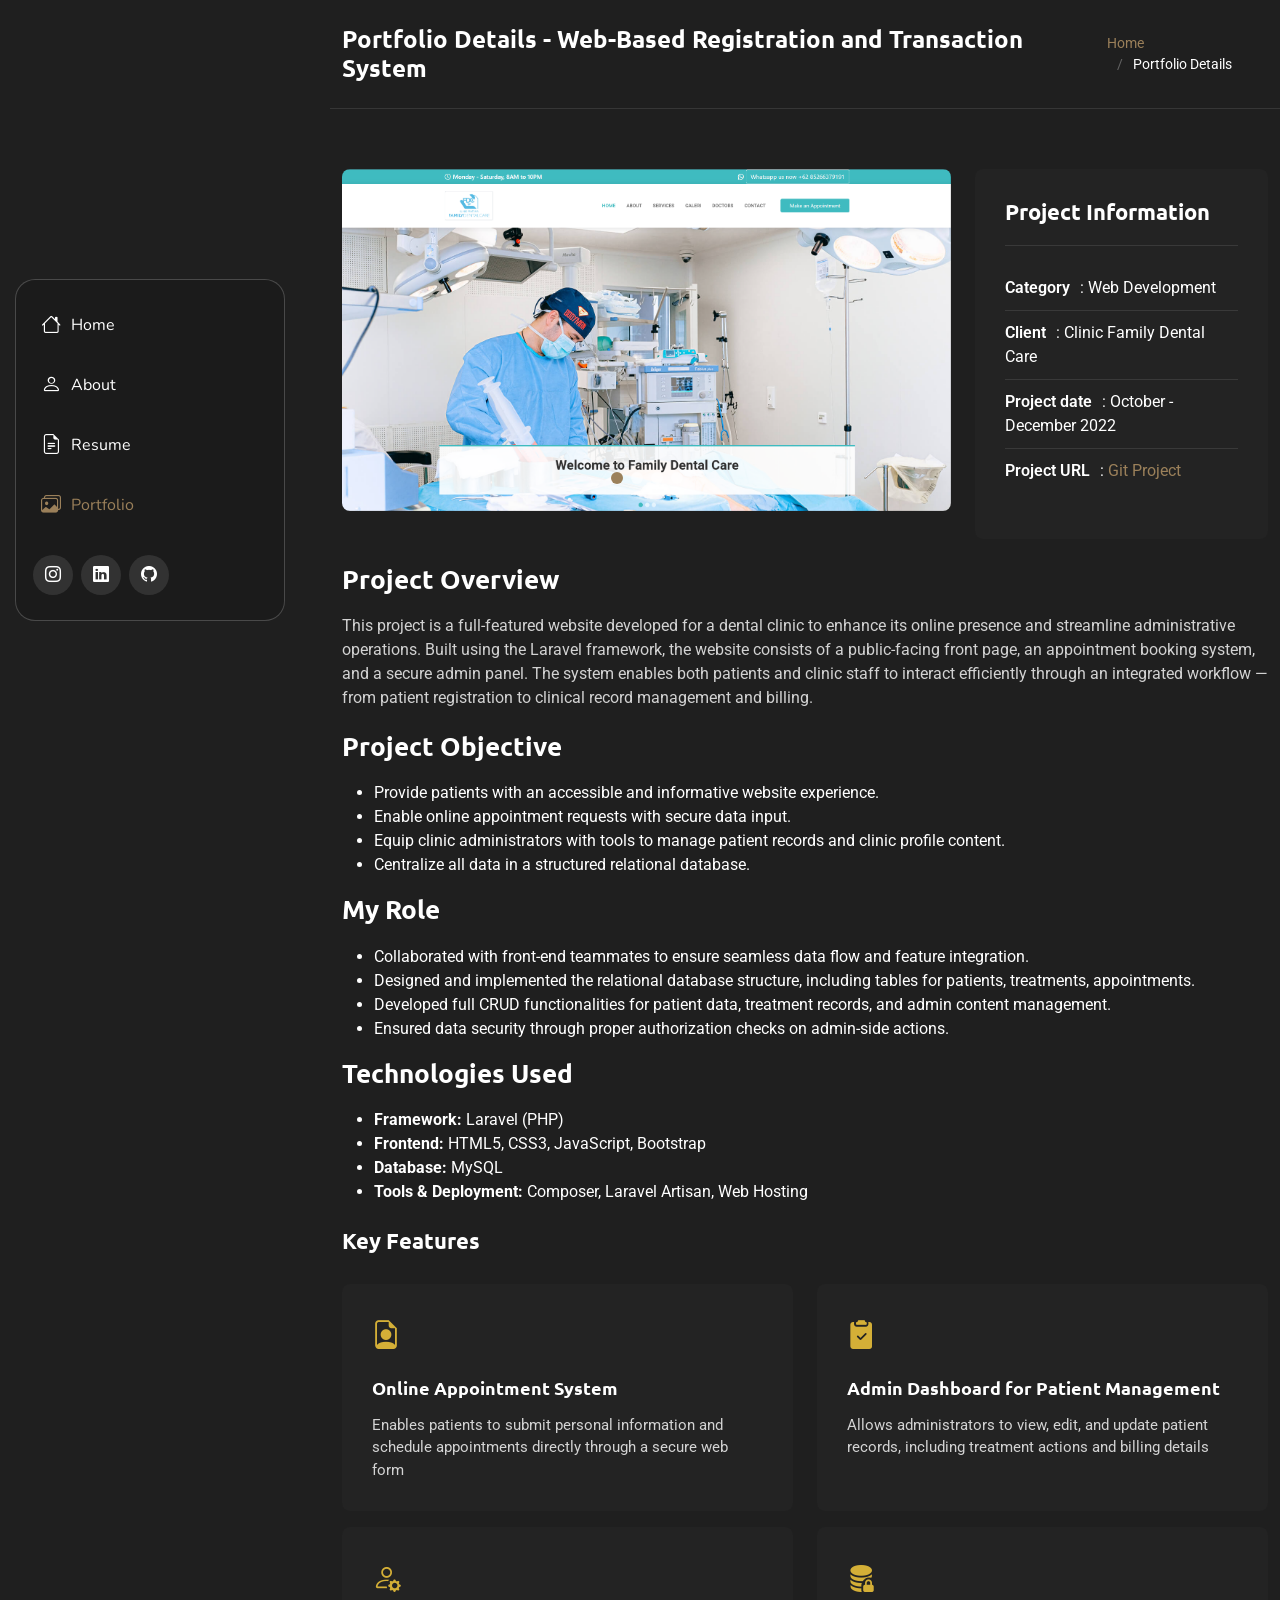
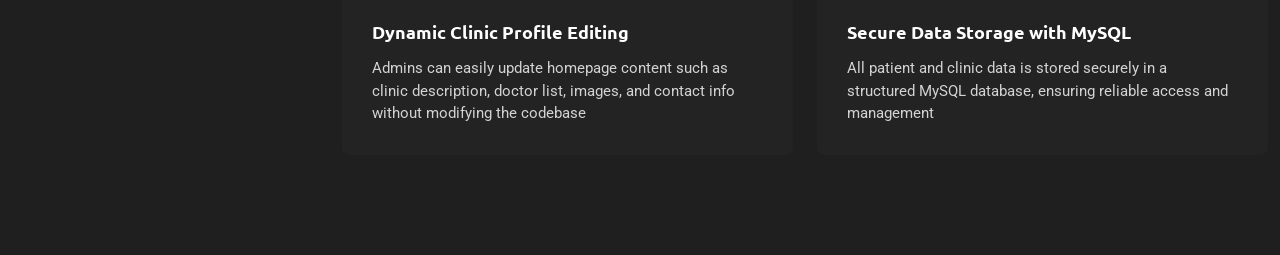
<file: portfolio-details-3.html>
<!DOCTYPE html>
<html lang="en">

<head>
  <meta charset="utf-8">
  <meta content="width=device-width, initial-scale=1.0" name="viewport">
  <title>Portfolio Details - Student Research Program (PKM) – Web-Based Registration and Transaction System</title>
  <meta name="description" content="">
  <meta name="keywords" content="">

  <!-- Favicons -->
  <link href="assets/img/rocket.png" rel="icon">
  <link href="assets/img/rocket.png" rel="apple-touch-icon">

  <!-- Fonts -->
  <link href="https://fonts.googleapis.com" rel="preconnect">
  <link href="https://fonts.gstatic.com" rel="preconnect" crossorigin>
  <link href="https://fonts.googleapis.com/css2?family=Roboto:ital,wght@0,100;0,300;0,400;0,500;0,700;0,900;1,100;1,300;1,400;1,500;1,700;1,900&family=Ubuntu:ital,wght@0,300;0,400;0,500;0,700;1,300;1,400;1,500;1,700&family=Nunito:ital,wght@0,200;0,300;0,400;0,500;0,600;0,700;0,800;0,900;1,200;1,300;1,400;1,500;1,600;1,700;1,800;1,900&display=swap" rel="stylesheet">

  <!-- Vendor CSS Files -->
  <link href="assets/vendor/bootstrap/css/bootstrap.min.css" rel="stylesheet">
  <link href="assets/vendor/bootstrap-icons/bootstrap-icons.css" rel="stylesheet">
  <link href="assets/vendor/aos/aos.css" rel="stylesheet">
  <link href="assets/vendor/glightbox/css/glightbox.min.css" rel="stylesheet">
  <link href="assets/vendor/swiper/swiper-bundle.min.css" rel="stylesheet">
  <link rel="stylesheet" href="https://cdnjs.cloudflare.com/ajax/libs/font-awesome/4.7.0/css/font-awesome.min.css">

  <!-- Main CSS File -->
  <link href="assets/css/main.css" rel="stylesheet">

  <!-- =======================================================
  * Template Name: SnapFolio
  * Template URL: https://bootstrapmade.com/snapfolio-bootstrap-portfolio-template/
  * Updated: Jun 13 2025 with Bootstrap v5.3.6
  * Author: BootstrapMade.com
  * License: https://bootstrapmade.com/license/
  ======================================================== -->
</head>

<body class="portfolio-details-page">

  <header id="header" class="header dark-background d-flex flex-column justify-content-center">
    <i class="header-toggle d-xl-none bi bi-list"></i>

    <div class="header-container d-flex flex-column align-items-start">
      <nav id="navmenu" class="navmenu">
        <ul>
          <li><a href="index.html#hero"><i class="bi bi-house navicon"></i>Home</a></li>
          <li><a href="index.html#about"><i class="bi bi-person navicon"></i> About</a></li>
          <li><a href="index.html#resume"><i class="bi bi-file-earmark-text navicon"></i> Resume</a></li>
          <li><a href="index.html#portfolio" class="active"><i class="bi bi-images navicon"></i> Portfolio</a></li>
          <!-- <li><a href="#services"><i class="bi bi-hdd-stack navicon"></i> Services</a></li> -->
          <!-- <li class="dropdown"><a href="#"><i class="bi bi-menu-button navicon"></i> <span>Dropdown</span> <i class="bi bi-chevron-down toggle-dropdown"></i></a>
            <ul>
              <li><a href="#">Dropdown 1</a></li>
              <li class="dropdown"><a href="#"><span>Deep Dropdown</span> <i class="bi bi-chevron-down toggle-dropdown"></i></a>
                <ul>
                  <li><a href="#">Deep Dropdown 1</a></li>
                  <li><a href="#">Deep Dropdown 2</a></li>
                  <li><a href="#">Deep Dropdown 3</a></li>
                  <li><a href="#">Deep Dropdown 4</a></li>
                  <li><a href="#">Deep Dropdown 5</a></li>
                </ul>
              </li>
              <li><a href="#">Dropdown 2</a></li>
              <li><a href="#">Dropdown 3</a></li>
              <li><a href="#">Dropdown 4</a></li>
            </ul>
          </li> -->
          <!-- <li><a href="#contact"><i class="bi bi-envelope navicon"></i> Contact</a></li> -->
        </ul>
      </nav>

      <div class="social-links text-center">
        <!-- <a href="#" class="twitter"><i class="bi bi-twitter-x"></i></a> -->
        <!-- <a href="#" class="facebook"><i class="bi bi-facebook"></i></a> -->
        <a href="https://www.instagram.com/raihan_nurf/" target="_blank" class="instagram"><i class="bi bi-instagram"></i></a>
        <!-- <a href="#" class="google-plus"><i class="bi bi-skype"></i></a> -->
        <a href="https://linkedin.com/in/muhammad-raihan-226930242" target="_blank" class="linkedin"><i class="bi bi-linkedin"></i></a>
        <a href="https://github.com/MRaihanNurfaisal" target="_blank"><i class="bi bi-github"></i></a>
      </div>
      
    </div>

  </header>

  <main class="main">

    <!-- Page Title -->
    <div class="page-title dark-background">
      <div class="container d-lg-flex justify-content-between align-items-center">
        <h1 class="mb-2 mb-lg-0">Portfolio Details - Web-Based Registration and Transaction System</h1>
        <nav class="breadcrumbs">
          <ol>
            <li><a href="index.html">Home</a></li>
            <li class="current">Portfolio Details</li>
          </ol>
        </nav>
      </div>
    </div><!-- End Page Title -->

    <!-- Portfolio Details Section -->
    <section id="portfolio-details" class="portfolio-details section">

      <div class="container" data-aos="fade-up" data-aos-delay="100">

        <div class="row gy-4">

          <div class="col-lg-8">
            <div class="portfolio-details-slider swiper init-swiper">

              <script type="application/json" class="swiper-config">
                {
                  "loop": true,
                  "speed": 600,
                  "autoplay": {
                    "delay": 5000
                  },
                  "slidesPerView": "auto",
                  "pagination": {
                    "el": ".swiper-pagination",
                    "type": "bullets",
                    "clickable": true
                  }
                }
              </script>

              <div class="swiper-wrapper align-items-center">

                <div class="swiper-slide">
                  <img src="assets/img/portfolio/fdc1.png" alt="Portfolio Image" class="img-fluid" loading="lazy">
                </div>

                <div class="swiper-slide">
                  <img src="assets/img/portfolio/fdc2.png" alt="Portfolio Image" class="img-fluid" loading="lazy">
                </div>

                <div class="swiper-slide">
                  <img src="assets/img/portfolio/fdc3.png" alt="Portfolio Image" class="img-fluid" loading="lazy">
                </div>

                <div class="swiper-slide">
                  <img src="assets/img/portfolio/fdc5.png" alt="Portfolio Image" class="img-fluid" loading="lazy">
                </div>

              </div>
              <div class="swiper-pagination"></div>
            </div>
          </div>

          <div class="col-lg-4">
            <div class="portfolio-info" data-aos="fade-left" data-aos-delay="200">
              <h3>Project Information</h3>
              <ul>
                <li><strong>Category</strong>: Web Development</li>
                <li><strong>Client</strong>: Clinic Family Dental Care</li>
                <li><strong>Project date</strong>: October - December 2022</li>
                <li><strong>Project URL</strong>: <a href="https://github.com/MRaihanNurfaisal/Family_Dental_Care_Website" target="_blank">Git Project</a></li>
              </ul>
            </div>
          </div>

          <div class="col-lg-12">
            <div class="portfolio-description" data-aos="fade-up" data-aos-delay="300">
              <h2>Project Overview</h2>
              <p>
                This project is a full-featured website developed for a dental clinic to enhance its online presence and streamline administrative operations. 
                Built using the Laravel framework, the website consists of a public-facing front page, an appointment booking system, and a secure admin panel. 
                The system enables both patients and clinic staff to interact efficiently through an integrated workflow — from patient registration to clinical 
                record management and billing.
              </p>

              <h2>Project Objective</h2>
              <ul>
                <li>Provide patients with an accessible and informative website experience.</li>
                <li>Enable online appointment requests with secure data input.</li>
                <li>Equip clinic administrators with tools to manage patient records and clinic profile content.</li>
                <li>Centralize all data in a structured relational database.</li>
              </ul>

              <h2>My Role</h2>
              <ul>
                <li>Collaborated with front-end teammates to ensure seamless data flow and feature integration.</li>
                <li>Designed and implemented the relational database structure, including tables for patients, treatments, appointments.</li>
                <li>Developed full CRUD functionalities for patient data, treatment records, and admin content management.</li>
                <li>Ensured data security through proper authorization checks on admin-side actions.</li>
              </ul>

              <h2>Technologies Used</h2>
              <ul>
                <li><b>Framework:</b> Laravel (PHP)</li>
                <li><b>Frontend:</b> HTML5, CSS3, JavaScript, Bootstrap</li>
                <li><b>Database:</b> MySQL</li>
                <li><b>Tools & Deployment:</b> Composer, Laravel Artisan, Web Hosting</li>
              </ul>


              <div class="features mt-4">
                <h3>Key Features</h3>
                <div class="row gy-3">
                  
                  <!-- Responsive Design -->
                  <div class="col-md-6">
                    <div class="feature-item" data-aos="fade-up" data-aos-delay="400">
                      <i class="bi bi-file-earmark-person" style="font-size: 1.8rem; color: #d4af37;"></i>
                      <h4>Online Appointment System</h4>
                      <p>Enables patients to submit personal information and schedule appointments directly through a secure web form</p>
                    </div>
                  </div>

                  <!-- User-Friendly Navigation -->
                  <div class="col-md-6">
                    <div class="feature-item" data-aos="fade-up" data-aos-delay="500">
                      <i class="bi bi-clipboard2-check-fill" style="font-size: 1.8rem; color: #d4af37;"></i>
                      <h4>Admin Dashboard for Patient Management</h4>
                      <p>Allows administrators to view, edit, and update patient records, including treatment actions and billing details</p>
                    </div>
                  </div>

                  <!-- Well-Structured Menu -->
                  <div class="col-md-6">
                    <div class="feature-item" data-aos="fade-up" data-aos-delay="600">
                      <i class="bi bi-person-gear" style="font-size: 1.8rem; color: #d4af37;"></i>
                      <h4>Dynamic Clinic Profile Editing</h4>
                      <p>Admins can easily update homepage content such as clinic description, doctor list, images, and contact info without modifying the codebase</p>
                    </div>
                  </div>

                  <!-- Contact Form Integration -->
                  <div class="col-md-6">
                    <div class="feature-item" data-aos="fade-up" data-aos-delay="700">
                      <i class="bi bi-database-fill-lock" style="font-size: 1.8rem; color: #d4af37;"></i>
                      <h4>Secure Data Storage with MySQL</h4>
                      <p>All patient and clinic data is stored securely in a structured MySQL database, ensuring reliable access and management</p>
                    </div>
                  </div>

                </div>
              </div>

            </div>
          </div>

        </div>

      </div>

    </section><!-- /Portfolio Details Section -->

  </main>

  <footer id="footer" class="footer position-relative">

    <div class="container">
      <!-- <div class="copyright text-center ">
        <p>© <span>Copyright</span> <strong class="px-1 sitename">iPortfolio</strong> <span>All Rights Reserved</span></p>
      </div>
      <div class="credits"> -->
        <!-- All the links in the footer should remain intact. -->
        <!-- You can delete the links only if you've purchased the pro version. -->
        <!-- Licensing information: https://bootstrapmade.com/license/ -->
        <!-- Purchase the pro version with working PHP/AJAX contact form: [buy-url] -->
        <!-- Designed by <a href="https://bootstrapmade.com/">BootstrapMade</a>
      </div> -->
    </div>

  </footer>

  <!-- Scroll Top -->
  <a href="#" id="scroll-top" class="scroll-top d-flex align-items-center justify-content-center"><i class="bi bi-arrow-up-short"></i></a>

  <!-- Preloader -->
  <div id="preloader"></div>

  <!-- Vendor JS Files -->
  <script src="assets/vendor/bootstrap/js/bootstrap.bundle.min.js"></script>
  <script src="assets/vendor/php-email-form/validate.js"></script>
  <script src="assets/vendor/aos/aos.js"></script>
  <script src="assets/vendor/typed.js/typed.umd.js"></script>
  <script src="assets/vendor/purecounter/purecounter_vanilla.js"></script>
  <script src="assets/vendor/waypoints/noframework.waypoints.js"></script>
  <script src="assets/vendor/isotope-layout/isotope.pkgd.min.js"></script>
  <script src="assets/vendor/imagesloaded/imagesloaded.pkgd.min.js"></script>
  <script src="assets/vendor/glightbox/js/glightbox.min.js"></script>
  <script src="assets/vendor/swiper/swiper-bundle.min.js"></script>

  <!-- Main JS File -->
  <script src="assets/js/main.js"></script>

</body>

</html>
</file>
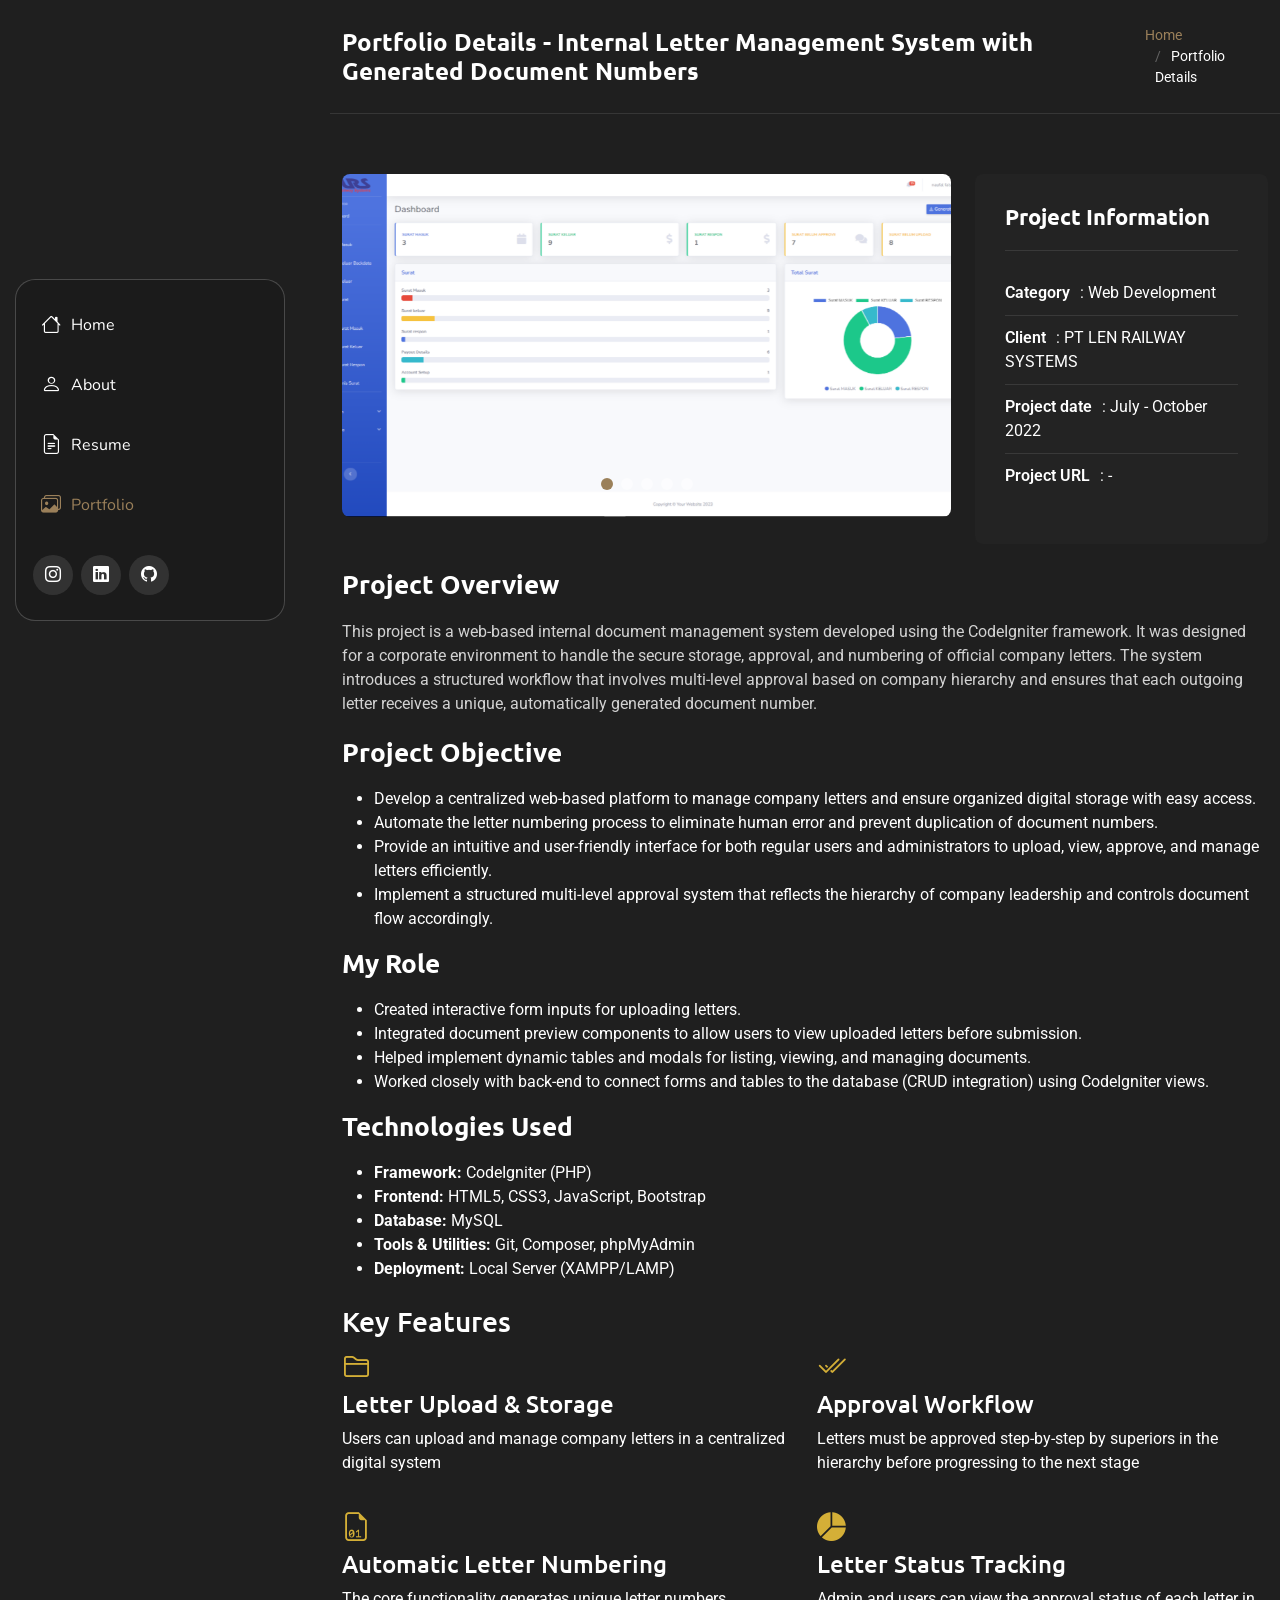
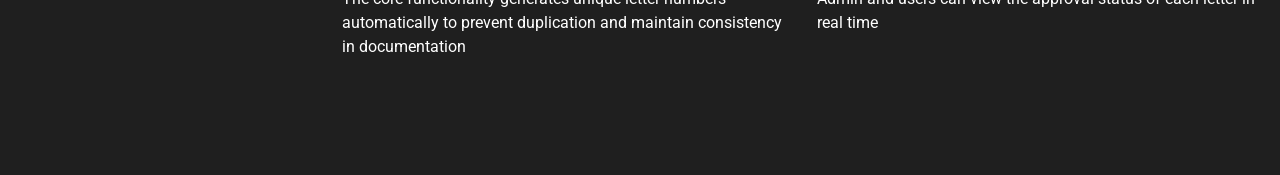
<file: portfolio-details-4.html>
<!DOCTYPE html>
<html lang="en">

<head>
  <meta charset="utf-8">
  <meta content="width=device-width, initial-scale=1.0" name="viewport">
  <title>Portfolio Details - Student Research Program (PKM) – Web-Based Registration and Transaction System</title>
  <meta name="description" content="">
  <meta name="keywords" content="">

  <!-- Favicons -->
  <link href="assets/img/rocket.png" rel="icon">
  <link href="assets/img/rocket.png" rel="apple-touch-icon">

  <!-- Fonts -->
  <link href="https://fonts.googleapis.com" rel="preconnect">
  <link href="https://fonts.gstatic.com" rel="preconnect" crossorigin>
  <link href="https://fonts.googleapis.com/css2?family=Roboto:ital,wght@0,100;0,300;0,400;0,500;0,700;0,900;1,100;1,300;1,400;1,500;1,700;1,900&family=Ubuntu:ital,wght@0,300;0,400;0,500;0,700;1,300;1,400;1,500;1,700&family=Nunito:ital,wght@0,200;0,300;0,400;0,500;0,600;0,700;0,800;0,900;1,200;1,300;1,400;1,500;1,600;1,700;1,800;1,900&display=swap" rel="stylesheet">

  <!-- Vendor CSS Files -->
  <link href="assets/vendor/bootstrap/css/bootstrap.min.css" rel="stylesheet">
  <link href="assets/vendor/bootstrap-icons/bootstrap-icons.css" rel="stylesheet">
  <link href="assets/vendor/aos/aos.css" rel="stylesheet">
  <link href="assets/vendor/glightbox/css/glightbox.min.css" rel="stylesheet">
  <link href="assets/vendor/swiper/swiper-bundle.min.css" rel="stylesheet">
  <link rel="stylesheet" href="https://cdnjs.cloudflare.com/ajax/libs/font-awesome/4.7.0/css/font-awesome.min.css">

  <!-- Main CSS File -->
  <link href="assets/css/main.css" rel="stylesheet">

  <!-- =======================================================
  * Template Name: SnapFolio
  * Template URL: https://bootstrapmade.com/snapfolio-bootstrap-portfolio-template/
  * Updated: Jun 13 2025 with Bootstrap v5.3.6
  * Author: BootstrapMade.com
  * License: https://bootstrapmade.com/license/
  ======================================================== -->
</head>

<body class="portfolio-details-page">

  <header id="header" class="header dark-background d-flex flex-column justify-content-center">
    <i class="header-toggle d-xl-none bi bi-list"></i>

    <div class="header-container d-flex flex-column align-items-start">
      <nav id="navmenu" class="navmenu">
        <ul>
          <li><a href="index.html#hero"><i class="bi bi-house navicon"></i>Home</a></li>
          <li><a href="index.html#about"><i class="bi bi-person navicon"></i> About</a></li>
          <li><a href="index.html#resume"><i class="bi bi-file-earmark-text navicon"></i> Resume</a></li>
          <li><a href="index.html#portfolio" class="active"><i class="bi bi-images navicon"></i> Portfolio</a></li>
          <!-- <li><a href="#services"><i class="bi bi-hdd-stack navicon"></i> Services</a></li> -->
          <!-- <li class="dropdown"><a href="#"><i class="bi bi-menu-button navicon"></i> <span>Dropdown</span> <i class="bi bi-chevron-down toggle-dropdown"></i></a>
            <ul>
              <li><a href="#">Dropdown 1</a></li>
              <li class="dropdown"><a href="#"><span>Deep Dropdown</span> <i class="bi bi-chevron-down toggle-dropdown"></i></a>
                <ul>
                  <li><a href="#">Deep Dropdown 1</a></li>
                  <li><a href="#">Deep Dropdown 2</a></li>
                  <li><a href="#">Deep Dropdown 3</a></li>
                  <li><a href="#">Deep Dropdown 4</a></li>
                  <li><a href="#">Deep Dropdown 5</a></li>
                </ul>
              </li>
              <li><a href="#">Dropdown 2</a></li>
              <li><a href="#">Dropdown 3</a></li>
              <li><a href="#">Dropdown 4</a></li>
            </ul>
          </li> -->
          <!-- <li><a href="#contact"><i class="bi bi-envelope navicon"></i> Contact</a></li> -->
        </ul>
      </nav>

      <div class="social-links text-center">
        <!-- <a href="#" class="twitter"><i class="bi bi-twitter-x"></i></a> -->
        <!-- <a href="#" class="facebook"><i class="bi bi-facebook"></i></a> -->
        <a href="https://www.instagram.com/raihan_nurf/" target="_blank" class="instagram"><i class="bi bi-instagram"></i></a>
        <!-- <a href="#" class="google-plus"><i class="bi bi-skype"></i></a> -->
        <a href="https://linkedin.com/in/muhammad-raihan-226930242" target="_blank" class="linkedin"><i class="bi bi-linkedin"></i></a>
        <a href="https://github.com/MRaihanNurfaisal" target="_blank"><i class="bi bi-github"></i></a>
      </div>
      
    </div>

  </header>

  <main class="main">

    <!-- Page Title -->
    <div class="page-title dark-background">
      <div class="container d-lg-flex justify-content-between align-items-center">
        <h1 class="mb-2 mb-lg-0">Portfolio Details - Internal Letter Management System with Generated Document Numbers</h1>
        <nav class="breadcrumbs">
          <ol>
            <li><a href="index.html">Home</a></li>
            <li class="current">Portfolio Details</li>
          </ol>
        </nav>
      </div>
    </div><!-- End Page Title -->

    <!-- Portfolio Details Section -->
    <section id="portfolio-details" class="portfolio-details section">

      <div class="container" data-aos="fade-up" data-aos-delay="100">

        <div class="row gy-4">

          <div class="col-lg-8">
            <div class="portfolio-details-slider swiper init-swiper">

              <script type="application/json" class="swiper-config">
                {
                  "loop": true,
                  "speed": 600,
                  "autoplay": {
                    "delay": 5000
                  },
                  "slidesPerView": "auto",
                  "pagination": {
                    "el": ".swiper-pagination",
                    "type": "bullets",
                    "clickable": true
                  }
                }
              </script>

              <div class="swiper-wrapper align-items-center">

                <div class="swiper-slide">
                  <img src="assets/img/portfolio/lrs1.png" alt="Portfolio Image" class="img-fluid" loading="lazy">
                </div>

                <div class="swiper-slide">
                  <img src="assets/img/portfolio/lrs2.png" alt="Portfolio Image" class="img-fluid" loading="lazy">
                </div>

                <div class="swiper-slide">
                  <img src="assets/img/portfolio/lrs3.png" alt="Portfolio Image" class="img-fluid" loading="lazy">
                </div>

                <div class="swiper-slide">
                  <img src="assets/img/portfolio/lrs4.png" alt="Portfolio Image" class="img-fluid" loading="lazy">
                </div>
                <div class="swiper-slide">
                  <img src="assets/img/portfolio/lrs5.png" alt="Portfolio Image" class="img-fluid" loading="lazy">
                </div>

              </div>
              <div class="swiper-pagination"></div>
            </div>
          </div>

          <div class="col-lg-4">
            <div class="portfolio-info" data-aos="fade-left" data-aos-delay="200">
              <h3>Project Information</h3>
              <ul>
                <li><strong>Category</strong>: Web Development</li>
                <li><strong>Client</strong>: PT LEN RAILWAY SYSTEMS</li>
                <li><strong>Project date</strong>: July - October 2022</li>
                <li><strong>Project URL</strong>: -</a></li>
              </ul>
            </div>
          </div>

          <div class="col-lg-12">
            <div class="portfolio-description" data-aos="fade-up" data-aos-delay="300">
              <h2>Project Overview</h2>
              <p>
                This project is a web-based internal document management system developed using the CodeIgniter framework. 
                It was designed for a corporate environment to handle the secure storage, approval, and numbering of official company letters. 
                The system introduces a structured workflow that involves multi-level approval based on company hierarchy and ensures that each 
                outgoing letter receives a unique, automatically generated document number.
              </p>

              <h2>Project Objective</h2>
              <ul>
                <li>Develop a centralized web-based platform to manage company letters and ensure organized digital storage with easy access.</li>
                <li>Automate the letter numbering process to eliminate human error and prevent duplication of document numbers.</li>
                <li>Provide an intuitive and user-friendly interface for both regular users and administrators to upload, view, approve, and manage letters efficiently.</li>
                <li>Implement a structured multi-level approval system that reflects the hierarchy of company leadership and controls document flow accordingly.</li>
              </ul>

              <h2>My Role</h2>
              <ul>
                <li>Created interactive form inputs for uploading letters.</li>
                <li>Integrated document preview components to allow users to view uploaded letters before submission.</li>
                <li>Helped implement dynamic tables and modals for listing, viewing, and managing documents.</li>
                <li>Worked closely with back-end to connect forms and tables to the database (CRUD integration) using CodeIgniter views.</li>
              </ul>

              <h2>Technologies Used</h2>
              <ul>
                <li><b>Framework:</b> CodeIgniter (PHP)</li>
                <li><b>Frontend:</b> HTML5, CSS3, JavaScript, Bootstrap</li>
                <li><b>Database:</b> MySQL</li>
                <li><b>Tools & Utilities:</b> Git, Composer, phpMyAdmin</li>
                <li><b>Deployment:</b> Local Server (XAMPP/LAMP)</li>
              </ul>
            </div>

              <div class="features mt-4">
                <h3>Key Features</h3>
                <div class="row gy-3">
                  
                  <!-- Responsive Design -->
                  <div class="col-md-6">
                    <div class="feature-item" data-aos="fade-up" data-aos-delay="400">
                      <i class="bi bi-folder2" style="font-size: 1.8rem; color: #d4af37;"></i>
                      <h4>Letter Upload & Storage</h4>
                      <p>Users can upload and manage company letters in a centralized digital system</p>
                    </div>
                  </div>

                  <!-- User-Friendly Navigation -->
                  <div class="col-md-6">
                    <div class="feature-item" data-aos="fade-up" data-aos-delay="500">
                      <i class="bi bi-check2-all" style="font-size: 1.8rem; color: #d4af37;"></i>
                      <h4>Approval Workflow</h4>
                      <p>Letters must be approved step-by-step by superiors in the hierarchy before progressing to the next stage</p>
                    </div>
                  </div>

                  <!-- Well-Structured Menu -->
                  <div class="col-md-6">
                    <div class="feature-item" data-aos="fade-up" data-aos-delay="600">
                      <i class="bi bi-file-earmark-binary" style="font-size: 1.8rem; color: #d4af37;"></i>
                      <h4>Automatic Letter Numbering</h4>
                      <p>The core functionality generates unique letter numbers automatically to prevent duplication and maintain consistency in documentation</p>
                    </div>
                  </div>

                  <!-- Contact Form Integration -->
                  <div class="col-md-6">
                    <div class="feature-item" data-aos="fade-up" data-aos-delay="700">
                      <i class="bi bi-pie-chart-fill" style="font-size: 1.8rem; color: #d4af37;"></i>
                      <h4>Letter Status Tracking</h4>
                      <p>Admin and users can view the approval status of each letter in real time</p>
                    </div>
                  </div>

                </div>
              </div>

            </div>
          </div>

        </div>

      </div>

    </section><!-- /Portfolio Details Section -->

  </main>

  <footer id="footer" class="footer position-relative">

    <div class="container">
      <!-- <div class="copyright text-center ">
        <p>© <span>Copyright</span> <strong class="px-1 sitename">iPortfolio</strong> <span>All Rights Reserved</span></p>
      </div>
      <div class="credits"> -->
        <!-- All the links in the footer should remain intact. -->
        <!-- You can delete the links only if you've purchased the pro version. -->
        <!-- Licensing information: https://bootstrapmade.com/license/ -->
        <!-- Purchase the pro version with working PHP/AJAX contact form: [buy-url] -->
        <!-- Designed by <a href="https://bootstrapmade.com/">BootstrapMade</a>
      </div> -->
    </div>

  </footer>

  <!-- Scroll Top -->
  <a href="#" id="scroll-top" class="scroll-top d-flex align-items-center justify-content-center"><i class="bi bi-arrow-up-short"></i></a>

  <!-- Preloader -->
  <div id="preloader"></div>

  <!-- Vendor JS Files -->
  <script src="assets/vendor/bootstrap/js/bootstrap.bundle.min.js"></script>
  <script src="assets/vendor/php-email-form/validate.js"></script>
  <script src="assets/vendor/aos/aos.js"></script>
  <script src="assets/vendor/typed.js/typed.umd.js"></script>
  <script src="assets/vendor/purecounter/purecounter_vanilla.js"></script>
  <script src="assets/vendor/waypoints/noframework.waypoints.js"></script>
  <script src="assets/vendor/isotope-layout/isotope.pkgd.min.js"></script>
  <script src="assets/vendor/imagesloaded/imagesloaded.pkgd.min.js"></script>
  <script src="assets/vendor/glightbox/js/glightbox.min.js"></script>
  <script src="assets/vendor/swiper/swiper-bundle.min.js"></script>

  <!-- Main JS File -->
  <script src="assets/js/main.js"></script>

</body>

</html>
</file>
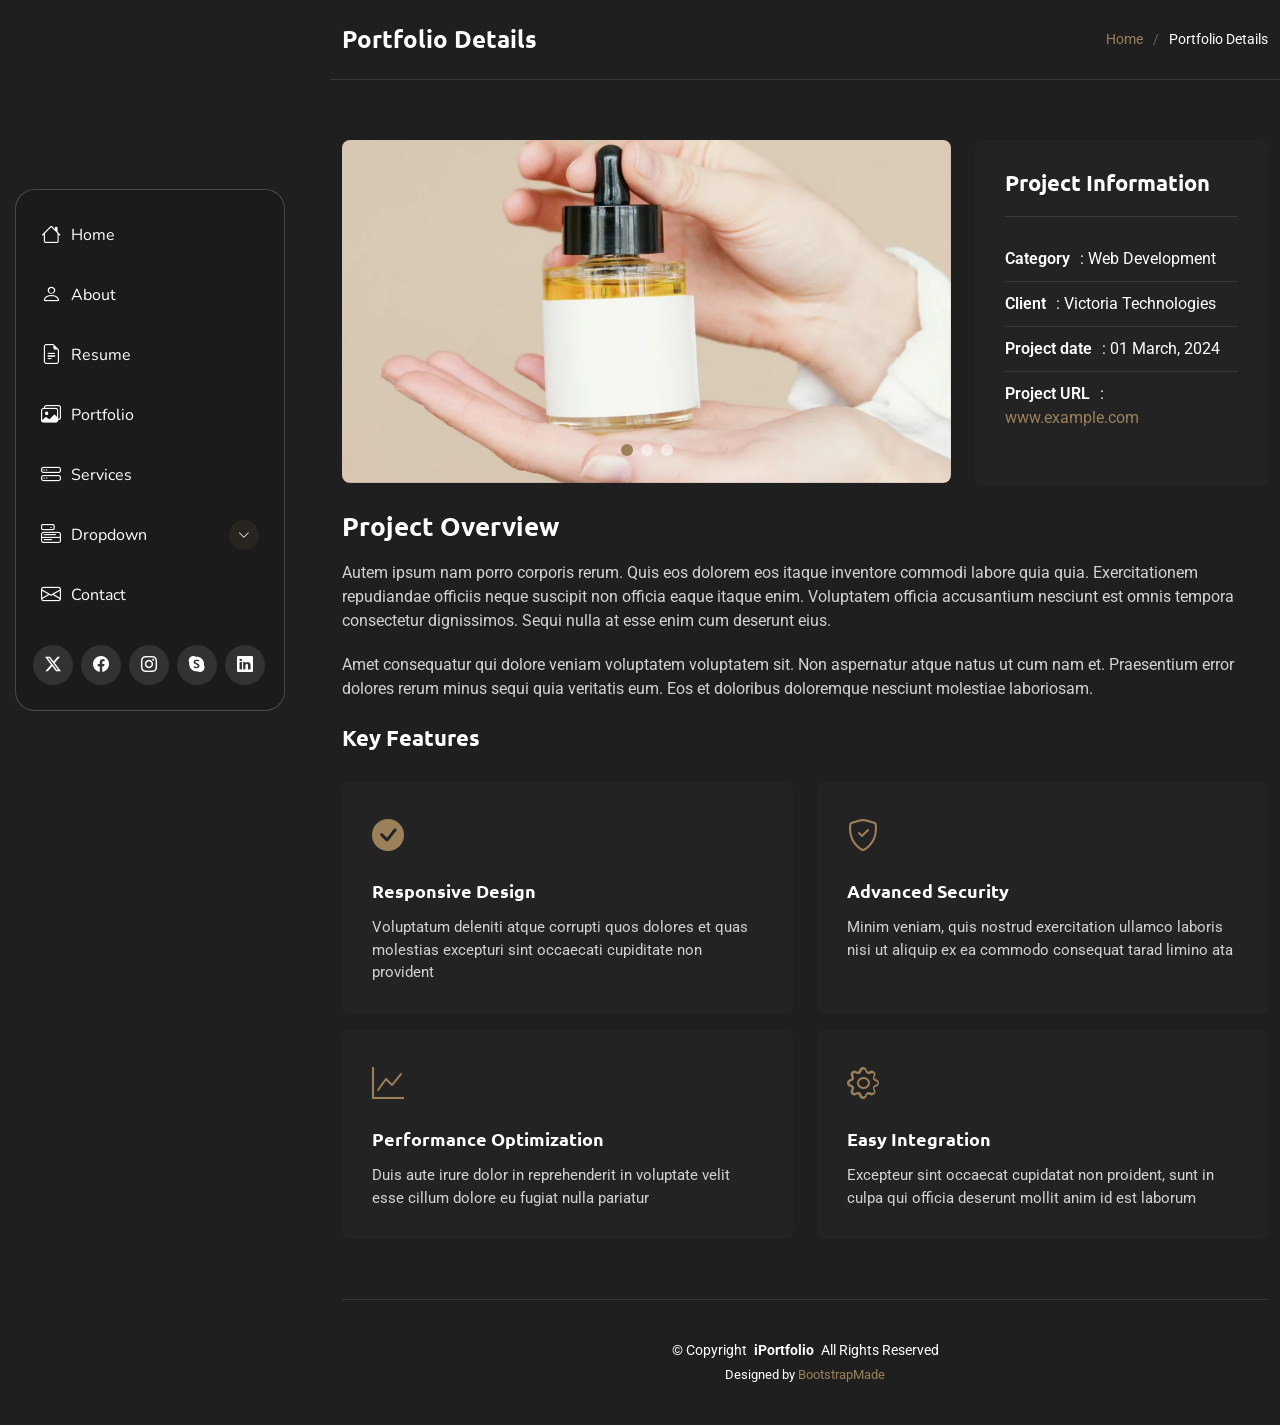
<file: portfolio-details.html>
<!DOCTYPE html>
<html lang="en">

<head>
  <meta charset="utf-8">
  <meta content="width=device-width, initial-scale=1.0" name="viewport">
  <title>Portfolio Details - SnapFolio Bootstrap Template</title>
  <meta name="description" content="">
  <meta name="keywords" content="">

  <!-- Favicons -->
  <link href="assets/img/favicon.png" rel="icon">
  <link href="assets/img/apple-touch-icon.png" rel="apple-touch-icon">

  <!-- Fonts -->
  <link href="https://fonts.googleapis.com" rel="preconnect">
  <link href="https://fonts.gstatic.com" rel="preconnect" crossorigin>
  <link href="https://fonts.googleapis.com/css2?family=Roboto:ital,wght@0,100;0,300;0,400;0,500;0,700;0,900;1,100;1,300;1,400;1,500;1,700;1,900&family=Ubuntu:ital,wght@0,300;0,400;0,500;0,700;1,300;1,400;1,500;1,700&family=Nunito:ital,wght@0,200;0,300;0,400;0,500;0,600;0,700;0,800;0,900;1,200;1,300;1,400;1,500;1,600;1,700;1,800;1,900&display=swap" rel="stylesheet">

  <!-- Vendor CSS Files -->
  <link href="assets/vendor/bootstrap/css/bootstrap.min.css" rel="stylesheet">
  <link href="assets/vendor/bootstrap-icons/bootstrap-icons.css" rel="stylesheet">
  <link href="assets/vendor/aos/aos.css" rel="stylesheet">
  <link href="assets/vendor/glightbox/css/glightbox.min.css" rel="stylesheet">
  <link href="assets/vendor/swiper/swiper-bundle.min.css" rel="stylesheet">

  <!-- Main CSS File -->
  <link href="assets/css/main.css" rel="stylesheet">

  <!-- =======================================================
  * Template Name: SnapFolio
  * Template URL: https://bootstrapmade.com/snapfolio-bootstrap-portfolio-template/
  * Updated: Jun 13 2025 with Bootstrap v5.3.6
  * Author: BootstrapMade.com
  * License: https://bootstrapmade.com/license/
  ======================================================== -->
</head>

<body class="portfolio-details-page">

  <header id="header" class="header dark-background d-flex flex-column justify-content-center">
    <i class="header-toggle d-xl-none bi bi-list"></i>

    <div class="header-container d-flex flex-column align-items-start">
      <nav id="navmenu" class="navmenu">
        <ul>
          <li><a href="#hero"><i class="bi bi-house navicon"></i>Home</a></li>
          <li><a href="#about"><i class="bi bi-person navicon"></i> About</a></li>
          <li><a href="#resume"><i class="bi bi-file-earmark-text navicon"></i> Resume</a></li>
          <li><a href="#portfolio"><i class="bi bi-images navicon"></i> Portfolio</a></li>
          <li><a href="#services"><i class="bi bi-hdd-stack navicon"></i> Services</a></li>
          <li class="dropdown"><a href="#"><i class="bi bi-menu-button navicon"></i> <span>Dropdown</span> <i class="bi bi-chevron-down toggle-dropdown"></i></a>
            <ul>
              <li><a href="#">Dropdown 1</a></li>
              <li class="dropdown"><a href="#"><span>Deep Dropdown</span> <i class="bi bi-chevron-down toggle-dropdown"></i></a>
                <ul>
                  <li><a href="#">Deep Dropdown 1</a></li>
                  <li><a href="#">Deep Dropdown 2</a></li>
                  <li><a href="#">Deep Dropdown 3</a></li>
                  <li><a href="#">Deep Dropdown 4</a></li>
                  <li><a href="#">Deep Dropdown 5</a></li>
                </ul>
              </li>
              <li><a href="#">Dropdown 2</a></li>
              <li><a href="#">Dropdown 3</a></li>
              <li><a href="#">Dropdown 4</a></li>
            </ul>
          </li>
          <li><a href="#contact"><i class="bi bi-envelope navicon"></i> Contact</a></li>
        </ul>
      </nav>

      <div class="social-links text-center">
        <a href="#" class="twitter"><i class="bi bi-twitter-x"></i></a>
        <a href="#" class="facebook"><i class="bi bi-facebook"></i></a>
        <a href="#" class="instagram"><i class="bi bi-instagram"></i></a>
        <a href="#" class="google-plus"><i class="bi bi-skype"></i></a>
        <a href="#" class="linkedin"><i class="bi bi-linkedin"></i></a>
      </div>

    </div>

  </header>

  <main class="main">

    <!-- Page Title -->
    <div class="page-title dark-background">
      <div class="container d-lg-flex justify-content-between align-items-center">
        <h1 class="mb-2 mb-lg-0">Portfolio Details</h1>
        <nav class="breadcrumbs">
          <ol>
            <li><a href="index.html">Home</a></li>
            <li class="current">Portfolio Details</li>
          </ol>
        </nav>
      </div>
    </div><!-- End Page Title -->

    <!-- Portfolio Details Section -->
    <section id="portfolio-details" class="portfolio-details section">

      <div class="container" data-aos="fade-up" data-aos-delay="100">

        <div class="row gy-4">

          <div class="col-lg-8">
            <div class="portfolio-details-slider swiper init-swiper">

              <script type="application/json" class="swiper-config">
                {
                  "loop": true,
                  "speed": 600,
                  "autoplay": {
                    "delay": 5000
                  },
                  "slidesPerView": "auto",
                  "pagination": {
                    "el": ".swiper-pagination",
                    "type": "bullets",
                    "clickable": true
                  }
                }
              </script>

              <div class="swiper-wrapper align-items-center">

                <div class="swiper-slide">
                  <img src="assets/img/portfolio/portfolio-1.webp" alt="Portfolio Image" class="img-fluid" loading="lazy">
                </div>

                <div class="swiper-slide">
                  <img src="assets/img/portfolio/portfolio-10.webp" alt="Portfolio Image" class="img-fluid" loading="lazy">
                </div>

                <div class="swiper-slide">
                  <img src="assets/img/portfolio/portfolio-7.webp" alt="Portfolio Image" class="img-fluid" loading="lazy">
                </div>

              </div>
              <div class="swiper-pagination"></div>
            </div>
          </div>

          <div class="col-lg-4">
            <div class="portfolio-info" data-aos="fade-left" data-aos-delay="200">
              <h3>Project Information</h3>
              <ul>
                <li><strong>Category</strong>: Web Development</li>
                <li><strong>Client</strong>: Victoria Technologies</li>
                <li><strong>Project date</strong>: 01 March, 2024</li>
                <li><strong>Project URL</strong>: <a href="#" target="_blank">www.example.com</a></li>
              </ul>
            </div>
          </div>

          <div class="col-lg-12">
            <div class="portfolio-description" data-aos="fade-up" data-aos-delay="300">
              <h2>Project Overview</h2>
              <p>
                Autem ipsum nam porro corporis rerum. Quis eos dolorem eos itaque inventore commodi labore quia quia. Exercitationem repudiandae officiis neque suscipit non officia eaque itaque enim. Voluptatem officia accusantium nesciunt est omnis tempora consectetur dignissimos. Sequi nulla at esse enim cum deserunt eius.
              </p>
              <p>
                Amet consequatur qui dolore veniam voluptatem voluptatem sit. Non aspernatur atque natus ut cum nam et. Praesentium error dolores rerum minus sequi quia veritatis eum. Eos et doloribus doloremque nesciunt molestiae laboriosam.
              </p>

              <div class="features mt-4">
                <h3>Key Features</h3>
                <div class="row gy-3">
                  <div class="col-md-6">
                    <div class="feature-item" data-aos="fade-up" data-aos-delay="400">
                      <i class="bi bi-check-circle-fill"></i>
                      <h4>Responsive Design</h4>
                      <p>Voluptatum deleniti atque corrupti quos dolores et quas molestias excepturi sint occaecati cupiditate non provident</p>
                    </div>
                  </div>

                  <div class="col-md-6">
                    <div class="feature-item" data-aos="fade-up" data-aos-delay="500">
                      <i class="bi bi-shield-check"></i>
                      <h4>Advanced Security</h4>
                      <p>Minim veniam, quis nostrud exercitation ullamco laboris nisi ut aliquip ex ea commodo consequat tarad limino ata</p>
                    </div>
                  </div>

                  <div class="col-md-6">
                    <div class="feature-item" data-aos="fade-up" data-aos-delay="600">
                      <i class="bi bi-graph-up"></i>
                      <h4>Performance Optimization</h4>
                      <p>Duis aute irure dolor in reprehenderit in voluptate velit esse cillum dolore eu fugiat nulla pariatur</p>
                    </div>
                  </div>

                  <div class="col-md-6">
                    <div class="feature-item" data-aos="fade-up" data-aos-delay="700">
                      <i class="bi bi-gear"></i>
                      <h4>Easy Integration</h4>
                      <p>Excepteur sint occaecat cupidatat non proident, sunt in culpa qui officia deserunt mollit anim id est laborum</p>
                    </div>
                  </div>
                </div>
              </div>
            </div>
          </div>

        </div>

      </div>

    </section><!-- /Portfolio Details Section -->

  </main>

  <footer id="footer" class="footer position-relative">

    <div class="container">
      <div class="copyright text-center ">
        <p>© <span>Copyright</span> <strong class="px-1 sitename">iPortfolio</strong> <span>All Rights Reserved</span></p>
      </div>
      <div class="credits">
        <!-- All the links in the footer should remain intact. -->
        <!-- You can delete the links only if you've purchased the pro version. -->
        <!-- Licensing information: https://bootstrapmade.com/license/ -->
        <!-- Purchase the pro version with working PHP/AJAX contact form: [buy-url] -->
        Designed by <a href="https://bootstrapmade.com/">BootstrapMade</a>
      </div>
    </div>

  </footer>

  <!-- Scroll Top -->
  <a href="#" id="scroll-top" class="scroll-top d-flex align-items-center justify-content-center"><i class="bi bi-arrow-up-short"></i></a>

  <!-- Preloader -->
  <div id="preloader"></div>

  <!-- Vendor JS Files -->
  <script src="assets/vendor/bootstrap/js/bootstrap.bundle.min.js"></script>
  <script src="assets/vendor/php-email-form/validate.js"></script>
  <script src="assets/vendor/aos/aos.js"></script>
  <script src="assets/vendor/typed.js/typed.umd.js"></script>
  <script src="assets/vendor/purecounter/purecounter_vanilla.js"></script>
  <script src="assets/vendor/waypoints/noframework.waypoints.js"></script>
  <script src="assets/vendor/isotope-layout/isotope.pkgd.min.js"></script>
  <script src="assets/vendor/imagesloaded/imagesloaded.pkgd.min.js"></script>
  <script src="assets/vendor/glightbox/js/glightbox.min.js"></script>
  <script src="assets/vendor/swiper/swiper-bundle.min.js"></script>

  <!-- Main JS File -->
  <script src="assets/js/main.js"></script>

</body>

</html>
</file>
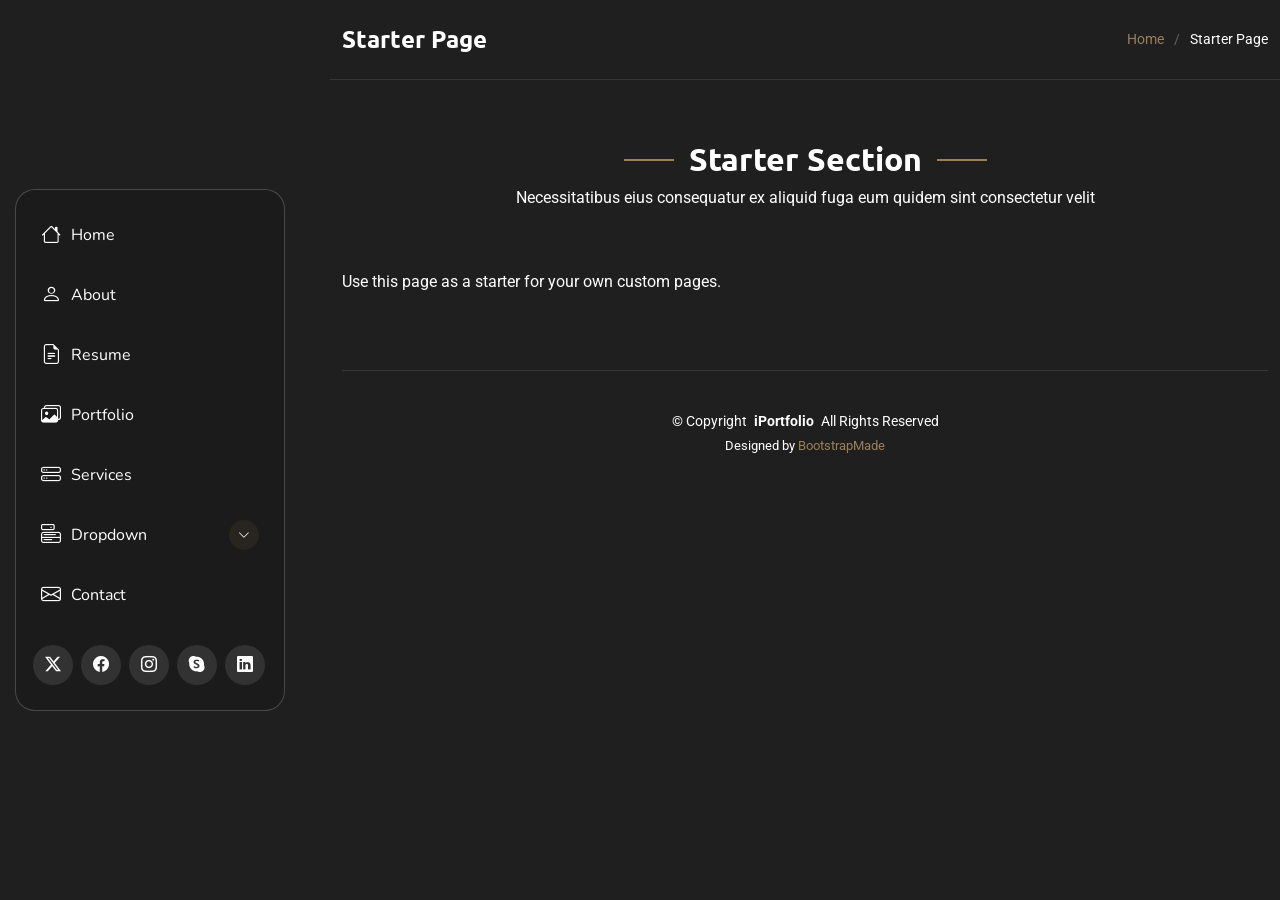
<file: starter-page.html>
<!DOCTYPE html>
<html lang="en">

<head>
  <meta charset="utf-8">
  <meta content="width=device-width, initial-scale=1.0" name="viewport">
  <title>Starter Page - SnapFolio Bootstrap Template</title>
  <meta name="description" content="">
  <meta name="keywords" content="">

  <!-- Favicons -->
  <link href="assets/img/favicon.png" rel="icon">
  <link href="assets/img/apple-touch-icon.png" rel="apple-touch-icon">

  <!-- Fonts -->
  <link href="https://fonts.googleapis.com" rel="preconnect">
  <link href="https://fonts.gstatic.com" rel="preconnect" crossorigin>
  <link href="https://fonts.googleapis.com/css2?family=Roboto:ital,wght@0,100;0,300;0,400;0,500;0,700;0,900;1,100;1,300;1,400;1,500;1,700;1,900&family=Ubuntu:ital,wght@0,300;0,400;0,500;0,700;1,300;1,400;1,500;1,700&family=Nunito:ital,wght@0,200;0,300;0,400;0,500;0,600;0,700;0,800;0,900;1,200;1,300;1,400;1,500;1,600;1,700;1,800;1,900&display=swap" rel="stylesheet">

  <!-- Vendor CSS Files -->
  <link href="assets/vendor/bootstrap/css/bootstrap.min.css" rel="stylesheet">
  <link href="assets/vendor/bootstrap-icons/bootstrap-icons.css" rel="stylesheet">
  <link href="assets/vendor/aos/aos.css" rel="stylesheet">
  <link href="assets/vendor/glightbox/css/glightbox.min.css" rel="stylesheet">
  <link href="assets/vendor/swiper/swiper-bundle.min.css" rel="stylesheet">

  <!-- Main CSS File -->
  <link href="assets/css/main.css" rel="stylesheet">

  <!-- =======================================================
  * Template Name: SnapFolio
  * Template URL: https://bootstrapmade.com/snapfolio-bootstrap-portfolio-template/
  * Updated: Jun 13 2025 with Bootstrap v5.3.6
  * Author: BootstrapMade.com
  * License: https://bootstrapmade.com/license/
  ======================================================== -->
</head>

<body class="starter-page-page">

  <header id="header" class="header dark-background d-flex flex-column justify-content-center">
    <i class="header-toggle d-xl-none bi bi-list"></i>

    <div class="header-container d-flex flex-column align-items-start">
      <nav id="navmenu" class="navmenu">
        <ul>
          <li><a href="#hero"><i class="bi bi-house navicon"></i>Home</a></li>
          <li><a href="#about"><i class="bi bi-person navicon"></i> About</a></li>
          <li><a href="#resume"><i class="bi bi-file-earmark-text navicon"></i> Resume</a></li>
          <li><a href="#portfolio"><i class="bi bi-images navicon"></i> Portfolio</a></li>
          <li><a href="#services"><i class="bi bi-hdd-stack navicon"></i> Services</a></li>
          <li class="dropdown"><a href="#"><i class="bi bi-menu-button navicon"></i> <span>Dropdown</span> <i class="bi bi-chevron-down toggle-dropdown"></i></a>
            <ul>
              <li><a href="#">Dropdown 1</a></li>
              <li class="dropdown"><a href="#"><span>Deep Dropdown</span> <i class="bi bi-chevron-down toggle-dropdown"></i></a>
                <ul>
                  <li><a href="#">Deep Dropdown 1</a></li>
                  <li><a href="#">Deep Dropdown 2</a></li>
                  <li><a href="#">Deep Dropdown 3</a></li>
                  <li><a href="#">Deep Dropdown 4</a></li>
                  <li><a href="#">Deep Dropdown 5</a></li>
                </ul>
              </li>
              <li><a href="#">Dropdown 2</a></li>
              <li><a href="#">Dropdown 3</a></li>
              <li><a href="#">Dropdown 4</a></li>
            </ul>
          </li>
          <li><a href="#contact"><i class="bi bi-envelope navicon"></i> Contact</a></li>
        </ul>
      </nav>

      <div class="social-links text-center">
        <a href="#" class="twitter"><i class="bi bi-twitter-x"></i></a>
        <a href="#" class="facebook"><i class="bi bi-facebook"></i></a>
        <a href="#" class="instagram"><i class="bi bi-instagram"></i></a>
        <a href="#" class="google-plus"><i class="bi bi-skype"></i></a>
        <a href="#" class="linkedin"><i class="bi bi-linkedin"></i></a>
      </div>

    </div>

  </header>

  <main class="main">

    <!-- Page Title -->
    <div class="page-title dark-background">
      <div class="container d-lg-flex justify-content-between align-items-center">
        <h1 class="mb-2 mb-lg-0">Starter Page</h1>
        <nav class="breadcrumbs">
          <ol>
            <li><a href="index.html">Home</a></li>
            <li class="current">Starter Page</li>
          </ol>
        </nav>
      </div>
    </div><!-- End Page Title -->

    <!-- Starter Section Section -->
    <section id="starter-section" class="starter-section section">

      <!-- Section Title -->
      <div class="container section-title" data-aos="fade-up">
        <h2>Starter Section</h2>
        <p>Necessitatibus eius consequatur ex aliquid fuga eum quidem sint consectetur velit</p>
      </div><!-- End Section Title -->

      <div class="container" data-aos="fade-up">
        <p>Use this page as a starter for your own custom pages.</p>
      </div>

    </section><!-- /Starter Section Section -->

  </main>

  <footer id="footer" class="footer position-relative">

    <div class="container">
      <div class="copyright text-center ">
        <p>© <span>Copyright</span> <strong class="px-1 sitename">iPortfolio</strong> <span>All Rights Reserved</span></p>
      </div>
      <div class="credits">
        <!-- All the links in the footer should remain intact. -->
        <!-- You can delete the links only if you've purchased the pro version. -->
        <!-- Licensing information: https://bootstrapmade.com/license/ -->
        <!-- Purchase the pro version with working PHP/AJAX contact form: [buy-url] -->
        Designed by <a href="https://bootstrapmade.com/">BootstrapMade</a>
      </div>
    </div>

  </footer>

  <!-- Scroll Top -->
  <a href="#" id="scroll-top" class="scroll-top d-flex align-items-center justify-content-center"><i class="bi bi-arrow-up-short"></i></a>

  <!-- Preloader -->
  <div id="preloader"></div>

  <!-- Vendor JS Files -->
  <script src="assets/vendor/bootstrap/js/bootstrap.bundle.min.js"></script>
  <script src="assets/vendor/php-email-form/validate.js"></script>
  <script src="assets/vendor/aos/aos.js"></script>
  <script src="assets/vendor/typed.js/typed.umd.js"></script>
  <script src="assets/vendor/purecounter/purecounter_vanilla.js"></script>
  <script src="assets/vendor/waypoints/noframework.waypoints.js"></script>
  <script src="assets/vendor/isotope-layout/isotope.pkgd.min.js"></script>
  <script src="assets/vendor/imagesloaded/imagesloaded.pkgd.min.js"></script>
  <script src="assets/vendor/glightbox/js/glightbox.min.js"></script>
  <script src="assets/vendor/swiper/swiper-bundle.min.js"></script>

  <!-- Main JS File -->
  <script src="assets/js/main.js"></script>

</body>

</html>
</file>
<file: assets/css/main.css>
/**
* Template Name: SnapFolio
* Template URL: https://bootstrapmade.com/snapfolio-bootstrap-portfolio-template/
* Updated: Jun 13 2025 with Bootstrap v5.3.6
* Author: BootstrapMade.com
* License: https://bootstrapmade.com/license/
*/

/*--------------------------------------------------------------
# Font & Color Variables
# Help: https://bootstrapmade.com/color-system/
--------------------------------------------------------------*/
/* Fonts */
:root {
  --default-font: "Roboto",  system-ui, -apple-system, "Segoe UI", Roboto, "Helvetica Neue", Arial, "Noto Sans", "Liberation Sans", sans-serif, "Apple Color Emoji", "Segoe UI Emoji", "Segoe UI Symbol", "Noto Color Emoji";
  --heading-font: "Ubuntu",  sans-serif;
  --nav-font: "Nunito",  sans-serif;
}

/* Global Colors - The following color variables are used throughout the website. Updating them here will change the color scheme of the entire website */
:root { 
  --background-color: #1f1f1f; /* Background color for the entire website, including individual sections */
  --default-color: #ffffff; /* Default color used for the majority of the text content across the entire website */
  --heading-color: #ffffff; /* Color for headings, subheadings and title throughout the website */
  --accent-color: #9b805a; /* Accent color that represents your brand on the website. It's used for buttons, links, and other elements that need to stand out */
  --surface-color: #232323; /* The surface color is used as a background of boxed elements within sections, such as cards, icon boxes, or other elements that require a visual separation from the global background. */
  --contrast-color: #ffffff; /* Contrast color for text, ensuring readability against backgrounds of accent, heading, or default colors. */
}

/* Nav Menu Colors - The following color variables are used specifically for the navigation menu. They are separate from the global colors to allow for more customization options */
:root {
  --nav-color: #ffffff;  /* The default color of the main navmenu links */
  --nav-hover-color: #9b805a; /* Applied to main navmenu links when they are hovered over or active */
  --nav-mobile-background-color: #393939; /* Used as the background color for mobile navigation menu */
  --nav-dropdown-background-color: #393939; /* Used as the background color for dropdown items that appear when hovering over primary navigation items */
  --nav-dropdown-color: #ffffff; /* Used for navigation links of the dropdown items in the navigation menu. */
  --nav-dropdown-hover-color: #9b805a; /* Similar to --nav-hover-color, this color is applied to dropdown navigation links when they are hovered over. */
}

/* Color Presets - These classes override global colors when applied to any section or element, providing reuse of the sam color scheme. */

.light-background {
  --background-color: #2c2c2c;
  --surface-color: #323232;
}

.dark-background {
  --background-color: #040b14;
  --default-color: #ffffff;
  --heading-color: #ffffff;
  --surface-color: #151f2b;
  --contrast-color: #ffffff;
}

/* Smooth scroll */
:root {
  scroll-behavior: smooth;
}

/*--------------------------------------------------------------
# General Styling & Shared Classes
--------------------------------------------------------------*/
body {
  color: var(--default-color);
  background-color: var(--background-color);
  font-family: var(--default-font);
}

a {
  color: var(--accent-color);
  text-decoration: none;
  transition: 0.3s;
}

a:hover {
  color: color-mix(in srgb, var(--accent-color), transparent 25%);
  text-decoration: none;
}

h1,
h2,
h3,
h4,
h5,
h6 {
  color: var(--heading-color);
  font-family: var(--heading-font);
}

/* PHP Email Form Messages
------------------------------*/
.php-email-form .error-message {
  display: none;
  background: #df1529;
  color: #ffffff;
  text-align: left;
  padding: 15px;
  margin-bottom: 24px;
  font-weight: 600;
}

.php-email-form .sent-message {
  display: none;
  color: #ffffff;
  background: #059652;
  text-align: center;
  padding: 15px;
  margin-bottom: 24px;
  font-weight: 600;
}

.php-email-form .loading {
  display: none;
  background: var(--surface-color);
  text-align: center;
  padding: 15px;
  margin-bottom: 24px;
}

.php-email-form .loading:before {
  content: "";
  display: inline-block;
  border-radius: 50%;
  width: 24px;
  height: 24px;
  margin: 0 10px -6px 0;
  border: 3px solid var(--accent-color);
  border-top-color: var(--surface-color);
  animation: php-email-form-loading 1s linear infinite;
}

@keyframes php-email-form-loading {
  0% {
    transform: rotate(0deg);
  }

  100% {
    transform: rotate(360deg);
  }
}

/*--------------------------------------------------------------
# Global Header
--------------------------------------------------------------*/
.header {
  --background-color: #1b1b1b;
  color: var(--default-color);
  position: fixed;
  top: 0;
  left: 0;
  bottom: 0;
  padding: 0 15px;
  width: 300px;
  transition: all ease-in-out 0.3s;
  overflow-y: auto;
  z-index: 997;
}

.header .header-container {
  border-radius: 20px;
  padding: 15px;
  background-color: var(--background-color);
  border: 1px solid color-mix(in srgb, var(--default-color), transparent 80%);
}

.header .social-links {
  margin: 0 0 10px 0;
}

.header .social-links a {
  font-size: 16px;
  display: inline-flex;
  align-items: center;
  justify-content: center;
  background: color-mix(in srgb, var(--default-color), transparent 90%);
  color: var(--default-color);
  margin: 0 2px;
  border-radius: 50%;
  text-align: center;
  width: 40px;
  height: 40px;
  transition: 0.3s;
}

.header .social-links a:hover {
  color: var(--contrast-color);
  background: var(--accent-color);
}

@media (min-width: 1200px) {

  .header~main,
  .header~#footer {
    margin-left: 330px;
  }
}

@media (max-width: 1199px) {
  .header {
    left: -100%;
  }
}

.header.header-show {
  left: 0;
}

.header .header-toggle {
  color: var(--contrast-color);
  background-color: var(--accent-color);
  font-size: 22px;
  display: flex;
  align-items: center;
  justify-content: center;
  width: 40px;
  height: 40px;
  border-radius: 50%;
  cursor: pointer;
  position: fixed;
  top: 15px;
  right: 15px;
  z-index: 9999;
  transition: background-color 0.3s;
}

.header .header-toggle:hover {
  color: var(--contrast-color);
  background-color: color-mix(in srgb, var(--accent-color) 90%, white 15%);
}

/*--------------------------------------------------------------
# Navigation Menu
--------------------------------------------------------------*/
.mobile-nav-toggle {
  display: none;
}

.navmenu {
  padding: 0;
  z-index: 9997;
  width: 100%;
}

.navmenu ul {
  list-style: none;
  padding: 0 0 20px 0;
  margin: 0;
}

.navmenu a,
.navmenu a:focus {
  color: var(--nav-color);
  padding: 15px 10px;
  font-family: var(--nav-font);
  font-size: 16px;
  font-weight: 400;
  display: flex;
  align-items: center;
  white-space: nowrap;
  transition: 0.3s;
  width: 100%;
}

.navmenu a .navicon,
.navmenu a:focus .navicon {
  font-size: 20px;
  margin-right: 10px;
}

.navmenu a .toggle-dropdown,
.navmenu a:focus .toggle-dropdown {
  font-size: 12px;
  line-height: 0;
  margin-left: auto;
  width: 30px;
  height: 30px;
  display: flex;
  align-items: center;
  justify-content: center;
  border-radius: 50%;
  transition: 0.3s;
  flex-shrink: 0;
  background-color: color-mix(in srgb, var(--accent-color), transparent 90%);
}

.navmenu a .toggle-dropdown:hover,
.navmenu a:focus .toggle-dropdown:hover {
  background-color: var(--accent-color);
  color: var(--contrast-color);
}

.navmenu a:hover,
.navmenu .active,
.navmenu .active:focus {
  color: var(--nav-hover-color);
}

.navmenu a:hover .navicon,
.navmenu .active .navicon,
.navmenu .active:focus .navicon {
  color: var(--accent-color);
}

.navmenu .active .toggle-dropdown,
.navmenu .active:focus .toggle-dropdown {
  background-color: var(--accent-color);
  color: var(--contrast-color);
  transform: rotate(180deg);
}

.navmenu .dropdown {
  display: block;
}

.navmenu .dropdown a,
.navmenu .dropdown a:focus {
  color: --nav-dropdown-color;
}

.navmenu .dropdown a:hover,
.navmenu .dropdown .active,
.navmenu .dropdown .active:focus {
  color: var(--nav-dropdown-hover-color);
}

.navmenu .dropdown ul {
  position: static;
  display: none;
  z-index: 99;
  padding: 5px 10px;
  margin: 5px 10px;
  background-color: var(--nav-dropdown-background-color);
  border: 1px solid color-mix(in srgb, var(--default-color), transparent 90%);
  box-shadow: none;
  transition: all 0.5s ease-in-out;
}

.navmenu .dropdown ul ul {
  background-color: rgba(33, 37, 41, 0.1);
}

.navmenu .dropdown>.dropdown-active {
  display: block;
  background-color: rgba(33, 37, 41, 0.03);
}

/*--------------------------------------------------------------
# Global Footer
--------------------------------------------------------------*/
.footer {
  color: var(--default-color);
  background-color: var(--background-color);
  font-size: 14px;
  padding: 0 0 40px 0;
  position: relative;
}

.footer .copyright {
  padding-top: 40px;
  border-top: 1px solid color-mix(in srgb, var(--default-color), transparent 90%);
}

.footer .copyright p {
  margin-bottom: 0;
}

.footer .credits {
  margin-top: 4px;
  font-size: 13px;
  text-align: center;
}

/*--------------------------------------------------------------
# Preloader
--------------------------------------------------------------*/
#preloader {
  position: fixed;
  inset: 0;
  z-index: 999999;
  overflow: hidden;
  background: var(--background-color);
  transition: all 0.6s ease-out;
}

#preloader:before {
  content: "";
  position: fixed;
  top: calc(50% - 30px);
  left: calc(50% - 30px);
  border: 6px solid #ffffff;
  border-color: var(--accent-color) transparent var(--accent-color) transparent;
  border-radius: 50%;
  width: 60px;
  height: 60px;
  animation: animate-preloader 1.5s linear infinite;
}

@keyframes animate-preloader {
  0% {
    transform: rotate(0deg);
  }

  100% {
    transform: rotate(360deg);
  }
}

/*--------------------------------------------------------------
# Scroll Top Button
--------------------------------------------------------------*/
.scroll-top {
  position: fixed;
  visibility: hidden;
  opacity: 0;
  right: 15px;
  bottom: -15px;
  z-index: 99999;
  background-color: var(--accent-color);
  width: 44px;
  height: 44px;
  border-radius: 50px;
  transition: all 0.4s;
}

.scroll-top i {
  font-size: 24px;
  color: var(--contrast-color);
  line-height: 0;
}

.scroll-top:hover {
  background-color: color-mix(in srgb, var(--accent-color), transparent 20%);
  color: var(--contrast-color);
}

.scroll-top.active {
  visibility: visible;
  opacity: 1;
  bottom: 15px;
}

/*--------------------------------------------------------------
# Disable aos animation delay on mobile devices
--------------------------------------------------------------*/
@media screen and (max-width: 768px) {
  [data-aos-delay] {
    transition-delay: 0 !important;
  }
}

/*--------------------------------------------------------------
# Global Page Titles & Breadcrumbs
--------------------------------------------------------------*/
.page-title {
  color: var(--default-color);
  padding: 25px 0 0 0;
  position: relative;
}

.page-title .container {
  border-bottom: 1px solid color-mix(in srgb, var(--default-color), transparent 90%);
  padding-bottom: 25px;
}

.page-title h1 {
  font-size: 24px;
  font-weight: 700;
}

.page-title .breadcrumbs ol {
  display: flex;
  flex-wrap: wrap;
  list-style: none;
  padding: 0;
  margin: 0;
  font-size: 14px;
  font-weight: 400;
}

.page-title .breadcrumbs ol li+li {
  padding-left: 10px;
}

.page-title .breadcrumbs ol li+li::before {
  content: "/";
  display: inline-block;
  padding-right: 10px;
  color: color-mix(in srgb, var(--default-color), transparent 70%);
}

/*--------------------------------------------------------------
# Global Sections
--------------------------------------------------------------*/
section,
.section {
  color: var(--default-color);
  background-color: var(--background-color);
  padding: 60px 0;
  overflow: clip;
}

/*--------------------------------------------------------------
# Global Section Titles
--------------------------------------------------------------*/
.section-title {
  text-align: center;
  padding-bottom: 60px;
  position: relative;
}

.section-title h2 {
  font-size: 32px;
  font-weight: 700;
  position: relative;
}

.section-title h2:before,
.section-title h2:after {
  content: "";
  width: 50px;
  height: 2px;
  background: var(--accent-color);
  display: inline-block;
}

.section-title h2:before {
  margin: 0 15px 10px 0;
}

.section-title h2:after {
  margin: 0 0 10px 15px;
}

.section-title p {
  margin-bottom: 0;
}

/*--------------------------------------------------------------
# Hero Section
--------------------------------------------------------------*/
.hero {
  min-height: 100vh;
  position: relative;
  overflow: hidden;
  display: flex;
  align-items: center;
}

.hero .background-elements {
  position: absolute;
  top: 0;
  left: 0;
  width: 100%;
  height: 100%;
  z-index: 1;
  overflow: hidden;
}

.hero .background-elements .bg-circle {
  position: absolute;
  border-radius: 50%;
  background: linear-gradient(45deg, color-mix(in srgb, var(--accent-color), transparent 90%), color-mix(in srgb, var(--accent-color), transparent 95%));
  animation: float 6s ease-in-out infinite;
}

.hero .background-elements .bg-circle.circle-1 {
  width: 300px;
  height: 300px;
  top: 10%;
  right: 10%;
  animation-delay: 0s;
}

.hero .background-elements .bg-circle.circle-2 {
  width: 200px;
  height: 200px;
  bottom: 20%;
  left: 5%;
  animation-delay: 2s;
}

.hero .hero-content {
  position: relative;
  width: 100%;
  z-index: 2;
}

.hero .container {
  position: relative;
  z-index: 3;
}

.hero .hero-text h1 {
  font-size: 72px;
  font-weight: 800;
  line-height: 1.1;
  margin-bottom: 15px;
  color: var(--heading-color);
}

.hero .hero-text h1 .accent-text {
  color: var(--accent-color);
  position: relative;
}

.hero .hero-text h1 .accent-text::after {
  content: "";
  position: absolute;
  bottom: -5px;
  left: 0;
  width: 100%;
  height: 3px;
  background: linear-gradient(90deg, var(--accent-color), color-mix(in srgb, var(--accent-color), transparent 50%));
}

.hero .hero-text h2 {
  font-size: 32px;
  font-weight: 600;
  color: var(--heading-color);
  margin-bottom: 10px;
}

.hero .hero-text .lead {
  font-size: 24px;
  margin-bottom: 20px;
  color: var(--default-color);
}

.hero .hero-text .lead span {
  color: var(--accent-color);
  font-weight: 600;
  border-bottom: 2px solid var(--accent-color);
  padding-bottom: 2px;
}

.hero .hero-text .description {
  font-size: 18px;
  line-height: 1.6;
  color: color-mix(in srgb, var(--default-color), transparent 20%);
  margin-bottom: 40px;
  max-width: 500px;
}

.hero .hero-actions {
  display: flex;
  gap: 20px;
  margin-bottom: 40px;
  flex-wrap: wrap;
}

.hero .hero-actions .btn {
  padding: 14px 30px;
  font-size: 16px;
  font-weight: 600;
  border-radius: 50px;
  text-decoration: none;
  transition: all 0.3s ease;
  border: 2px solid;
}

.hero .hero-actions .btn.btn-primary {
  background-color: var(--accent-color);
  color: var(--contrast-color);
  border-color: var(--accent-color);
}

.hero .hero-actions .btn.btn-primary:hover {
  background-color: color-mix(in srgb, var(--accent-color), black 10%);
  transform: translateY(-2px);
  box-shadow: 0 8px 25px color-mix(in srgb, var(--accent-color), transparent 70%);
}

.hero .hero-actions .btn.btn-outline {
  background-color: transparent;
  color: var(--accent-color);
  border-color: var(--accent-color);
}

.hero .hero-actions .btn.btn-outline:hover {
  background-color: var(--accent-color);
  color: var(--contrast-color);
  transform: translateY(-2px);
}

.hero .social-links {
  display: flex;
  gap: 20px;
}

.hero .social-links a {
  width: 50px;
  height: 50px;
  display: flex;
  align-items: center;
  justify-content: center;
  background-color: var(--surface-color);
  color: color-mix(in srgb, var(--default-color), transparent 40%);
  border-radius: 50%;
  font-size: 20px;
  transition: all 0.3s ease;
}

.hero .social-links a:hover {
  color: var(--contrast-color);
  background-color: var(--accent-color);
  transform: translateY(-3px);
  box-shadow: 0 8px 25px color-mix(in srgb, var(--accent-color), transparent 70%);
}

.hero .hero-visual {
  display: flex;
  justify-content: center;
  align-items: center;
  height: 100%;
}

.hero .hero-visual .profile-container {
  position: relative;
  width: 400px;
  height: 400px;
}

.hero .hero-visual .profile-container .profile-background {
  position: absolute;
  top: 20px;
  left: 20px;
  width: 100%;
  height: 100%;
  background: linear-gradient(135deg, var(--accent-color), color-mix(in srgb, var(--accent-color), var(--heading-color) 30%));
  border-radius: 30px;
  z-index: 1;
}

.hero .hero-visual .profile-container .profile-image {
  position: relative;
  width: 100%;
  height: 100%;
  object-fit: cover;
  border-radius: 30px;
  z-index: 2;
  box-shadow: 0 20px 40px color-mix(in srgb, var(--default-color), transparent 85%);
}

.hero .hero-visual .profile-container .floating-elements .floating-icon {
  position: absolute;
  width: 60px;
  height: 60px;
  background-color: var(--surface-color);
  border-radius: 50%;
  display: flex;
  align-items: center;
  justify-content: center;
  font-size: 24px;
  color: var(--accent-color);
  box-shadow: 0 8px 25px color-mix(in srgb, var(--default-color), transparent 85%);
  animation: floatIcon 4s ease-in-out infinite;
}

.hero .hero-visual .profile-container .floating-elements .floating-icon.icon-1 {
  top: -10px;
  right: 50px;
  animation-delay: 0s;
}

.hero .hero-visual .profile-container .floating-elements .floating-icon.icon-2 {
  bottom: 80px;
  right: -20px;
  animation-delay: 1s;
}

.hero .hero-visual .profile-container .floating-elements .floating-icon.icon-3 {
  bottom: -10px;
  left: 50px;
  animation-delay: 2s;
}

.hero .hero-visual .profile-container .floating-elements .floating-icon.icon-4 {
  top: 100px;
  left: -20px;
  animation-delay: 3s;
}

@keyframes float {

  0%,
  100% {
    transform: translateY(0px);
  }

  50% {
    transform: translateY(-20px);
  }
}

@keyframes floatIcon {

  0%,
  100% {
    transform: translateY(0px) rotate(0deg);
  }

  50% {
    transform: translateY(-10px) rotate(5deg);
  }
}

@media (max-width: 992px) {
  .hero .hero-text {
    text-align: center;
    margin-bottom: 50px;
  }

  .hero .hero-text h1 {
    font-size: 56px;
  }

  .hero .hero-text h2 {
    font-size: 28px;
  }

  .hero .hero-text .lead {
    font-size: 20px;
  }

  .hero .hero-visual .profile-container {
    width: 350px;
    height: 350px;
  }
}

@media (max-width: 768px) {
  .hero .hero-text h1 {
    font-size: 42px;
  }

  .hero .hero-text h2 {
    font-size: 24px;
  }

  .hero .hero-text .lead {
    font-size: 18px;
  }

  .hero .hero-text .description {
    font-size: 16px;
  }

  .hero .hero-actions {
    justify-content: center;
  }

  .hero .hero-actions .btn {
    padding: 12px 25px;
    font-size: 14px;
  }

  .hero .hero-visual .profile-container {
    width: 300px;
    height: 300px;
  }

  .hero .hero-visual .profile-container .floating-elements .floating-icon {
    width: 50px;
    height: 50px;
    font-size: 20px;
  }

  .hero .background-elements .bg-circle.circle-1 {
    width: 200px;
    height: 200px;
  }

  .hero .background-elements .bg-circle.circle-2 {
    width: 150px;
    height: 150px;
  }

  .hero .background-elements .bg-circle.circle-3 {
    width: 100px;
    height: 100px;
  }
}

/*--------------------------------------------------------------
# About Section
--------------------------------------------------------------*/
.about .profile-card {
  background: linear-gradient(135deg, var(--surface-color) 0%, color-mix(in srgb, var(--surface-color), var(--accent-color) 5%) 100%);
  border-radius: 2rem;
  padding: 2.5rem;
  text-align: center;
  box-shadow: 0 20px 40px rgba(0, 0, 0, 0.08);
  border: 1px solid color-mix(in srgb, var(--accent-color), transparent 90%);
  position: relative;
  overflow: hidden;
}

.about .profile-card::before {
  content: "";
  position: absolute;
  top: 0;
  left: 0;
  right: 0;
  height: 4px;
  background: linear-gradient(90deg, var(--accent-color), color-mix(in srgb, var(--accent-color), var(--heading-color) 30%));
}

@media (max-width: 991px) {
  .about .profile-card {
    margin-bottom: 3rem;
  }
}

.about .profile-header {
  position: relative;
  margin-bottom: 2rem;
}

.about .profile-header .profile-image {
  width: 160px;
  height: 160px;
  margin: 0 auto 1.5rem;
  border-radius: 50%;
  overflow: hidden;
  border: 4px solid var(--accent-color);
  box-shadow: 0 10px 30px rgba(0, 0, 0, 0.15);
}

.about .profile-header .profile-image img {
  width: 100%;
  height: 100%;
  object-fit: cover;
}

.about .profile-header .profile-badge {
  position: absolute;
  bottom: 20px;
  right: calc(50% - 65px);
  width: 32px;
  height: 32px;
  background-color: var(--accent-color);
  border-radius: 50%;
  display: flex;
  align-items: center;
  justify-content: center;
  border: 3px solid var(--surface-color);
}

.about .profile-header .profile-badge i {
  color: var(--contrast-color);
  font-size: 14px;
}

.about .profile-content h3 {
  font-size: 1.5rem;
  font-weight: 700;
  margin-bottom: 0.5rem;
  color: var(--heading-color);
}

.about .profile-content .profession {
  color: var(--accent-color);
  font-weight: 500;
  margin-bottom: 2rem;
}

.about .contact-links {
  display: flex;
  flex-direction: column;
  gap: 1rem;
}

.about .contact-links .contact-item {
  display: flex;
  align-items: center;
  gap: 0.75rem;
  padding: 0.75rem 1rem;
  background-color: color-mix(in srgb, var(--surface-color), var(--background-color) 50%);
  border-radius: 0.75rem;
  text-decoration: none;
  color: var(--default-color);
  transition: all 0.3s;
  border: 1px solid color-mix(in srgb, var(--default-color), transparent 90%);
}

.about .contact-links .contact-item:hover {
  background-color: var(--accent-color);
  color: var(--contrast-color);
  transform: translateY(-2px);
  box-shadow: 0 5px 20px color-mix(in srgb, var(--accent-color), transparent 70%);
}

.about .contact-links .contact-item i {
  font-size: 1rem;
  width: 18px;
}

.about .about-content {
  padding-left: 3rem;
}

@media (max-width: 991px) {
  .about .about-content {
    padding-left: 0;
  }
}

.about .about-content .section-header {
  margin-bottom: 2rem;
}

.about .about-content .section-header .badge-text {
  display: inline-block;
  background: linear-gradient(135deg, var(--accent-color), color-mix(in srgb, var(--accent-color), var(--heading-color) 20%));
  color: var(--contrast-color);
  padding: 0.5rem 1.5rem;
  border-radius: 2rem;
  font-size: 0.875rem;
  font-weight: 600;
  letter-spacing: 0.5px;
  margin-bottom: 1.5rem;
}

.about .about-content .section-header h2 {
  font-size: 2.25rem;
  font-weight: 700;
  line-height: 1.3;
  margin: 0;
}

@media (max-width: 768px) {
  .about .about-content .section-header h2 {
    font-size: 1.875rem;
  }
}

.about .about-content .description {
  margin-bottom: 2.5rem;
}

.about .about-content .description p {
  font-size: 1.1rem;
  line-height: 1.7;
  color: color-mix(in srgb, var(--default-color), transparent 20%);
  margin-bottom: 1.5rem;
}

.about .about-content .description p:last-child {
  margin-bottom: 0;
}

.stats-section {
  display: flex;
  justify-content: center;
  padding: 3rem 1rem;
}

.stats-grid {
  display: grid;
  grid-template-columns: repeat(2, 1fr);
  gap: 2rem;
  padding: 2rem;
  background-color: var(--surface-color);
  border-radius: 1.5rem;
  box-shadow: 0 10px 30px rgba(0, 0, 0, 0.05);
  max-width: 600px;
  width: 100%;
}

.stat-item {
  text-align: center;
}

.stat-number {
  font-size: 2rem;
  font-weight: 700;
  color: var(--accent-color);
  margin-bottom: 0.5rem;
}

.stat-label {
  font-size: 0.875rem;
  color: color-mix(in srgb, var(--default-color), transparent 40%);
  font-weight: 500;
}

@media (max-width: 768px) {
  .stats-grid {
    grid-template-columns: 1fr;
    text-align: center;
  }
}

.about .stats-grid {
  display: grid;
  grid-template-columns: repeat(2, 1fr);
  gap: 2rem;
  margin-bottom: 2.5rem;
  padding: 2rem;
  background-color: var(--surface-color);
  border-radius: 1.5rem;
  box-shadow: 0 10px 30px rgba(0, 0, 0, 0.05);
}

@media (max-width: 768px) {
  .about .stats-grid {
    grid-template-columns: 1fr;
    gap: 1.5rem;
    text-align: center;
  }
}

.about .stats-grid .stat-item {
  text-align: center;
}

.about .stats-grid .stat-item .stat-number {
  font-size: 2rem;
  font-weight: 700;
  color: var(--accent-color);
  display: block;
  margin-bottom: 0.5rem;
}

.about .stats-grid .stat-item .stat-label {
  font-size: 0.875rem;
  color: color-mix(in srgb, var(--default-color), transparent 40%);
  font-weight: 500;
}

.about .details-grid {
  margin-bottom: 2.5rem;
}

.about .details-grid .detail-row {
  display: grid;
  grid-template-columns: 1fr 1fr;
  gap: 2rem;
  margin-bottom: 1.5rem;
}

@media (max-width: 768px) {
  .about .details-grid .detail-row {
    grid-template-columns: 1fr;
    gap: 1rem;
  }
}

.about .details-grid .detail-row:last-child {
  margin-bottom: 0;
}

.about .details-grid .detail-item .detail-label {
  display: block;
  font-size: 0.875rem;
  color: color-mix(in srgb, var(--default-color), transparent 50%);
  margin-bottom: 0.5rem;
  font-weight: 500;
}

.about .details-grid .detail-item .detail-value {
  display: block;
  font-weight: 600;
  color: var(--heading-color);
  font-size: 1rem;
}

.about .cta-section {
  display: flex;
  gap: 1rem;
  flex-wrap: wrap;
}

.about .cta-section .btn {
  padding: 0.875rem 2rem;
  border-radius: 0.75rem;
  font-weight: 600;
  text-decoration: none;
  transition: all 0.3s;
  display: inline-flex;
  align-items: center;
  gap: 0.5rem;
  border: 2px solid transparent;
}

.about .cta-section .btn.btn-primary {
  background-color: var(--accent-color);
  color: var(--contrast-color);
}

.about .cta-section .btn.btn-primary:hover {
  background-color: color-mix(in srgb, var(--accent-color), black 15%);
  transform: translateY(-2px);
  box-shadow: 0 10px 30px color-mix(in srgb, var(--accent-color), transparent 60%);
}

.about .cta-section .btn.btn-outline {
  background-color: transparent;
  color: var(--default-color);
  border-color: color-mix(in srgb, var(--default-color), transparent 70%);
}

.about .cta-section .btn.btn-outline:hover {
  border-color: var(--accent-color);
  transform: translateY(-2px);
}

/*--------------------------------------------------------------
# Stats Section
--------------------------------------------------------------*/
.stats .stats-wrapper {
  display: grid;
  grid-template-columns: repeat(4, 1fr);
  gap: 20px;
}

@media (max-width: 992px) {
  .stats .stats-wrapper {
    grid-template-columns: repeat(2, 1fr);
  }
}

@media (max-width: 576px) {
  .stats .stats-wrapper {
    grid-template-columns: 1fr;
  }
}

.stats .stats-item {
  background: linear-gradient(135deg, color-mix(in srgb, var(--surface-color), transparent 5%), var(--surface-color));
  border-radius: 15px;
  padding: 40px 20px;
  text-align: center;
  position: relative;
  transition: transform 0.3s ease, box-shadow 0.3s ease;
  box-shadow: 0 10px 30px rgba(0, 0, 0, 0.05);
  overflow: hidden;
}

.stats .stats-item:hover {
  transform: translateY(-10px);
  box-shadow: 0 15px 35px rgba(0, 0, 0, 0.1);
}

.stats .stats-item:hover .icon-wrapper {
  transform: scale(1.1);
}

.stats .stats-item:nth-child(1) .icon-wrapper {
  background-color: color-mix(in srgb, var(--accent-color), transparent 85%);
}

.stats .stats-item:nth-child(1) .icon-wrapper i {
  color: color-mix(in srgb, var(--accent-color), transparent 10%);
}

.stats .stats-item:nth-child(2) .icon-wrapper {
  background-color: color-mix(in srgb, #ff7e00, transparent 85%);
}

.stats .stats-item:nth-child(2) .icon-wrapper i {
  color: color-mix(in srgb, #ff7e00, transparent 10%);
}

.stats .stats-item:nth-child(3) .icon-wrapper {
  background-color: color-mix(in srgb, #00c875, transparent 85%);
}

.stats .stats-item:nth-child(3) .icon-wrapper i {
  color: color-mix(in srgb, #00c875, transparent 10%);
}

.stats .stats-item:nth-child(4) .icon-wrapper {
  background-color: color-mix(in srgb, #e83e8c, transparent 85%);
}

.stats .stats-item:nth-child(4) .icon-wrapper i {
  color: color-mix(in srgb, #e83e8c, transparent 10%);
}

.stats .stats-item .icon-wrapper {
  width: 80px;
  height: 80px;
  border-radius: 50%;
  display: flex;
  align-items: center;
  justify-content: center;
  margin: 0 auto 20px;
  transition: transform 0.3s ease;
}

.stats .stats-item .icon-wrapper i {
  font-size: 36px;
}

.stats .stats-item span {
  display: block;
  font-size: 48px;
  font-weight: 700;
  color: var(--heading-color);
  margin-bottom: 10px;
  line-height: 1;
  font-family: var(--heading-font);
}

.stats .stats-item p {
  color: var(--default-color);
  font-size: 18px;
  margin: 0;
  font-weight: 500;
  font-family: var(--heading-font);
  opacity: 0.8;
}

/*--------------------------------------------------------------
# Skills Section
--------------------------------------------------------------*/
.skills .skills-category {
  background-color: var(--surface-color);
  padding: 30px;
  border-radius: 8px;
  box-shadow: 0 0 20px rgba(0, 0, 0, 0.05);
  height: 100%;
  transition: transform 0.3s;
}

.skills .skills-category:hover {
  transform: translateY(-5px);
}

.skills .skills-category h3 {
  font-size: 24px;
  margin-bottom: 25px;
  position: relative;
  padding-bottom: 15px;
}

.skills .skills-category h3:after {
  content: "";
  position: absolute;
  bottom: 0;
  left: 0;
  width: 50px;
  height: 2px;
  background-color: var(--accent-color);
}

.skills .skill-item {
  margin-bottom: 25px;
}

.skills .skill-item:last-child {
  margin-bottom: 0;
}

.skills .skill-item h4 {
  font-size: 16px;
  margin-bottom: 8px;
}

.skills .skill-item .skill-percentage {
  font-size: 14px;
  color: color-mix(in srgb, var(--heading-color), transparent 30%);
}

.skills .skill-item .progress {
  height: 8px;
  background-color: color-mix(in srgb, var(--accent-color), transparent 90%);
  border-radius: 20px;
  overflow: hidden;
  position: relative;
}

.skills .skill-item .progress .progress-bar {
  background-color: var(--accent-color);
  transition: width 1.5s ease-in-out;
  width: 0;
  height: 100%;
  border-radius: 20px;
}

.skills .skill-item .skill-tooltip {
  font-size: 14px;
  color: color-mix(in srgb, var(--default-color), transparent 30%);
  margin-top: 8px;
  opacity: 0;
  transform: translateY(-5px);
  transition: all 0.3s;
}

.skills .skill-item:hover .skill-tooltip {
  opacity: 1;
  transform: translateY(0);
}

.skills .skill-box {
  background-color: var(--surface-color);
  padding: 25px 20px;
  border-radius: 8px;
  text-align: center;
  transition: all 0.3s;
  height: 100%;
  position: relative;
  overflow: hidden;
  box-shadow: 0 0 15px rgba(0, 0, 0, 0.05);
}

.skills .skill-box:hover {
  transform: translateY(-5px);
}

.skills .skill-box:hover i {
  color: var(--accent-color);
  transform: scale(1.1);
}

.skills .skill-box:hover .skill-tooltip {
  opacity: 1;
  transform: translateY(0);
}

.skills .skill-box i {
  font-size: 36px;
  color: color-mix(in srgb, var(--accent-color), transparent 20%);
  margin-bottom: 15px;
  display: inline-block;
  transition: all 0.3s;
}

.skills .skill-box h4 {
  font-size: 18px;
  margin-bottom: 10px;
}

.skills .skill-box .skill-tooltip {
  font-size: 14px;
  color: color-mix(in srgb, var(--default-color), transparent 30%);
  opacity: 0;
  transform: translateY(5px);
  transition: all 0.3s;
}

@media (max-width: 991.98px) {
  .skills .skills-category {
    margin-bottom: 30px;
  }

  .skills .skills-category:last-child {
    margin-bottom: 0;
  }
}

@media (max-width: 767.98px) {
  .skills .skill-box {
    margin-bottom: 20px;
  }

  .skills .skill-box:last-child {
    margin-bottom: 0;
  }
}

/*--------------------------------------------------------------
# Resume Section
--------------------------------------------------------------*/
.resume .resume-side {
  background-color: var(--surface-color);
  padding: 2rem;
  border-radius: 10px;
  box-shadow: 0 0 20px rgba(0, 0, 0, 0.1);
  height: 100%;
}

.resume .resume-side .profile-img {
  text-align: center;
}

.resume .resume-side .profile-img img {
  width: 200px;
  height: 200px;
  object-fit: cover;
  border: 5px solid color-mix(in srgb, var(--accent-color), transparent 85%);
  border-radius: 50%;
}

.resume .resume-side h3 {
  font-size: 1.5rem;
  margin-bottom: 1rem;
  color: var(--heading-color);
  font-weight: 600;
}

.resume .resume-side .contact-info li {
  margin-bottom: 1rem;
  color: var(--default-color);
}

.resume .resume-side .contact-info li i {
  width: 25px;
  color: var(--accent-color);
  margin-right: 0.5rem;
}

.resume .resume-side .skill-item {
  margin-bottom: 1.5rem;
}

.resume .resume-side .skill-item span {
  font-size: 0.9rem;
  color: var(--default-color);
}

.resume .resume-side .skill-item .progress {
  height: 8px;
  background-color: color-mix(in srgb, var(--accent-color), transparent 90%);
  border-radius: 4px;
  margin-top: 0.5rem;
}

.resume .resume-side .skill-item .progress .progress-bar {
  background-color: var(--accent-color);
  width: 0;
  transition: width 1s ease;
}

.resume .resume-section {
  margin-bottom: 3rem;
}

.resume .resume-section h3 {
  font-size: 1.75rem;
  margin-bottom: 1.5rem;
  color: var(--heading-color);
  font-weight: 600;
}

.resume .resume-section h3 i {
  color: var(--accent-color);
}

.resume .resume-section .resume-item {
  padding-left: 1.5rem;
  border-left: 2px solid color-mix(in srgb, var(--accent-color), transparent 80%);
  margin-bottom: 2rem;
  position: relative;
}

.resume .resume-section .resume-item:before {
  content: "";
  position: absolute;
  width: 16px;
  height: 16px;
  border-radius: 50%;
  left: -9px;
  top: 0;
  background: var(--accent-color);
}

.resume .resume-section .resume-item h4 {
  font-size: 1.2rem;
  margin-bottom: 0.5rem;
  color: var(--heading-color);
  font-weight: 600;
}

.resume .resume-section .resume-item h5 {
  font-size: 1rem;
  margin-bottom: 0.5rem;
  color: var(--accent-color);
}

.resume .resume-section .resume-item .company {
  font-size: 0.95rem;
  margin-bottom: 1rem;
  color: var(--heading-color);
}

.resume .resume-section .resume-item .company i {
  margin-right: 0.5rem;
}

.resume .resume-section .resume-item ul {
  padding-left: 1.2rem;
}

.resume .resume-section .resume-item ul li {
  margin-bottom: 0.5rem;
  color: var(--default-color);
}

.resume .resume-section .resume-item p {
  color: var(--default-color);
  margin-bottom: 0;
}

@media (max-width: 991.98px) {
  .resume .resume-side {
    margin-bottom: 2rem;
  }
}

/*--------------------------------------------------------------
# Portfolio Section
--------------------------------------------------------------*/
@media (max-width: 991px) {
  .portfolio .filter-sidebar {
    margin-bottom: 30px;
  }
}

.portfolio .filters-wrapper {
  background-color: color-mix(in srgb, var(--surface-color), var(--default-color) 3%);
  padding: 30px;
  border-radius: 10px;
  box-shadow: 0 5px 25px rgba(0, 0, 0, 0.05);
}

@media (max-width: 991px) {
  .portfolio .filters-wrapper {
    padding: 20px;
  }
}

.portfolio .portfolio-filters {
  padding: 0;
  margin: 0;
  list-style: none;
  display: flex;
  flex-direction: column;
  gap: 10px;
}

@media (max-width: 991px) {
  .portfolio .portfolio-filters {
    flex-direction: row;
    flex-wrap: wrap;
    justify-content: center;
  }
}

.portfolio .portfolio-filters li {
  cursor: pointer;
  padding: 12px 20px;
  font-size: 16px;
  font-weight: 500;
  line-height: 1;
  color: var(--default-color);
  transition: all 0.3s ease-in-out;
  border-radius: 6px;
  background: transparent;
  position: relative;
  border-left: 3px solid transparent;
}

@media (max-width: 991px) {
  .portfolio .portfolio-filters li {
    padding: 8px 16px;
    border: 1px solid color-mix(in srgb, var(--accent-color), transparent 80%);
    border-left-width: 3px;
  }
}

.portfolio .portfolio-filters li:hover {
  color: var(--accent-color);
  background-color: color-mix(in srgb, var(--accent-color), transparent 90%);
  border-left-color: color-mix(in srgb, var(--accent-color), transparent 50%);
}

.portfolio .portfolio-filters li.filter-active {
  color: var(--accent-color);
  background-color: color-mix(in srgb, var(--accent-color), transparent 90%);
  border-left-color: var(--accent-color);
  font-weight: 600;
}

.portfolio .portfolio-wrap {
  transition: 0.4s;
  position: relative;
  overflow: hidden;
  border-radius: 12px;
  box-shadow: 0 5px 20px rgba(0, 0, 0, 0.08);
  height: 100%;
}

.portfolio .portfolio-wrap img {
  transition: transform 0.6s cubic-bezier(0.215, 0.61, 0.355, 1);
  width: 100%;
  height: 350px;
  object-fit: cover;
}

.portfolio .portfolio-wrap .portfolio-info {
  position: absolute;
  bottom: 0;
  left: 0;
  right: 0;
  padding: 25px;
  background: linear-gradient(to top, rgba(0, 0, 0, 0.8) 0%, rgba(0, 0, 0, 0.4) 60%, rgba(0, 0, 0, 0) 100%);
  z-index: 3;
  transition: all 0.4s cubic-bezier(0.215, 0.61, 0.355, 1);
  transform: translateY(20px);
  opacity: 0;
}

.portfolio .portfolio-wrap .portfolio-info .content {
  transition: all 0.4s cubic-bezier(0.215, 0.61, 0.355, 1);
  transform: translateY(20px);
}

.portfolio .portfolio-wrap .portfolio-info .category {
  display: inline-block;
  color: var(--accent-color);
  font-size: 14px;
  font-weight: 500;
  text-transform: uppercase;
  letter-spacing: 1px;
  margin-bottom: 8px;
}

.portfolio .portfolio-wrap .portfolio-info h4 {
  font-size: 20px;
  color: var(--contrast-color);
  font-weight: 700;
  margin-bottom: 15px;
}

.portfolio .portfolio-wrap .portfolio-info .portfolio-links {
  display: flex;
  gap: 12px;
}

.portfolio .portfolio-wrap .portfolio-info .portfolio-links a {
  color: var(--contrast-color);
  width: 40px;
  height: 40px;
  display: flex;
  align-items: center;
  justify-content: center;
  background-color: color-mix(in srgb, var(--accent-color), transparent 30%);
  border-radius: 50%;
  font-size: 18px;
  transition: 0.3s;
}

.portfolio .portfolio-wrap .portfolio-info .portfolio-links a:hover {
  background-color: var(--accent-color);
  transform: translateY(-3px);
}

.portfolio .portfolio-wrap:hover {
  transform: translateY(-5px);
}

.portfolio .portfolio-wrap:hover img {
  transform: scale(1.08);
}

.portfolio .portfolio-wrap:hover .portfolio-info {
  transform: translateY(0);
  opacity: 1;
}

.portfolio .portfolio-wrap:hover .portfolio-info .content {
  transform: translateY(0);
}

/*--------------------------------------------------------------
# Services Section
--------------------------------------------------------------*/
.services .service-header {
  margin-bottom: 60px;
}

.services .service-header .service-intro .service-heading {
  font-size: 48px;
  margin-bottom: 0;
  font-weight: 700;
  line-height: 1.2;
  color: var(--heading-color);
}

.services .service-header .service-intro .service-heading div {
  display: block;
  position: relative;
}

.services .service-header .service-intro .service-heading span {
  display: block;
  color: var(--accent-color);
}

@media (max-width: 992px) {
  .services .service-header .service-intro .service-heading {
    font-size: 36px;
  }
}

@media (max-width: 768px) {
  .services .service-header .service-intro .service-heading {
    font-size: 30px;
    margin-bottom: 20px;
  }
}

.services .service-header .service-summary p {
  margin-bottom: 25px;
  color: var(--default-color);
}

.services .service-header .service-summary .service-btn {
  display: inline-flex;
  align-items: center;
  padding: 12px 30px;
  background-color: var(--accent-color);
  color: var(--contrast-color);
  border-radius: 4px;
  font-weight: 500;
  transition: all 0.3s ease;
}

.services .service-header .service-summary .service-btn i {
  margin-left: 10px;
  transition: transform 0.3s ease;
}

.services .service-header .service-summary .service-btn:hover {
  background-color: color-mix(in srgb, var(--accent-color), transparent 15%);
  color: var(--contrast-color);
}

.services .service-header .service-summary .service-btn:hover i {
  transform: translateX(5px);
}

@media (max-width: 992px) {
  .services .service-header .service-summary {
    margin-top: 30px;
  }
}

.services .service-card {
  padding: 40px 40px 40px 40px;
  margin-bottom: 30px;
  border: 2px solid color-mix(in srgb, var(--accent-color), transparent 90%);
  transition: all 0.3s ease;
}

.services .service-card .service-icon {
  margin-bottom: 25px;
  background-color: color-mix(in srgb, var(--accent-color), transparent 90%);
  display: inline-flex;
  align-items: center;
  justify-content: center;
  border-radius: 10px;
  width: 64px;
  height: 64px;
}

.services .service-card .service-icon i {
  font-size: 32px;
  color: var(--accent-color);
  transition: all 0.3s ease;
}

.services .service-card h3 {
  font-size: 28px;
  margin-bottom: 15px;
  font-weight: 700;
}

.services .service-card h3 a {
  color: var(--heading-color);
  transition: color 0.3s ease;
}

.services .service-card h3 a span {
  display: block;
}

.services .service-card h3 a:hover {
  color: var(--accent-color);
}

.services .service-card p {
  color: var(--default-color);
  transition: color 0.3s ease;
  margin-bottom: 0;
}

.services .service-card .card-action {
  position: absolute;
  top: 0;
  right: 0;
  width: 80px;
  height: 80px;
  display: flex;
  align-items: center;
  justify-content: center;
  background-color: var(--accent-color);
  opacity: 0;
  visibility: hidden;
  transform: translateY(20px);
  transition: all 0.3s ease;
}

.services .service-card .card-action i {
  font-size: 24px;
  color: var(--contrast-color);
  transition: transform 0.3s ease;
}

.services .service-card .card-action:hover i {
  transform: rotate(45deg);
}

.services .service-card::before {
  content: "";
  position: absolute;
  top: 0;
  left: 0;
  right: 0;
  bottom: 0;
  background-color: var(--surface-color);
  clip-path: polygon(70% 0, 100% 30%, 100% 100%, 0 100%, 0 0);
  z-index: -1;
  opacity: 0;
  visibility: hidden;
  transition: all 0.3s ease;
}

.services .service-card:hover {
  border-color: transparent;
}

.services .service-card:hover::before {
  opacity: 1;
  visibility: visible;
  background-color: color-mix(in srgb, var(--accent-color), transparent 90%);
}

.services .service-card:hover h3 a {
  color: var(--accent-color);
}

.services .service-card:hover h3 a:hover {
  color: var(--accent-color);
}

.services .service-card:hover p {
  color: color-mix(in srgb, var(--default-color), transparent 20%);
}

.services .service-card:hover .card-action {
  opacity: 1;
  visibility: visible;
  transform: translateY(0);
}

.services .service-card:hover .service-icon i {
  transform: scale(1.1);
}

@media (max-width: 768px) {
  .services .service-card {
    padding: 150px 25px 25px;
  }

  .services .service-card h3 {
    font-size: 24px;
  }

  .services .service-card .service-icon {
    position: absolute;
    top: 40px;
    left: 25px;
  }
}

@media (max-width: 768px) {
  .services {
    padding: 70px 0 50px;
  }
}

/*--------------------------------------------------------------
# Testimonials Section
--------------------------------------------------------------*/
.testimonials .testimonial-masonry {
  display: grid;
  grid-template-columns: repeat(3, 1fr);
  gap: 2rem;
  position: relative;
}

.testimonials .testimonial-masonry::before {
  content: "";
  position: absolute;
  width: 100%;
  height: 100%;
  background: radial-gradient(circle at center, color-mix(in srgb, var(--accent-color), transparent 95%), transparent);
  opacity: 0.5;
  z-index: -1;
}

.testimonials .testimonial-item:nth-child(3n-1) {
  margin-top: 3rem;
}

.testimonials .testimonial-item:nth-child(3n) {
  margin-top: 1.5rem;
}

.testimonials .testimonial-item.highlight .testimonial-content {
  background-color: color-mix(in srgb, var(--accent-color), transparent 92%);
  border: 1px solid color-mix(in srgb, var(--accent-color), transparent 70%);
}

.testimonials .testimonial-item.highlight .testimonial-content .quote-pattern {
  background-color: color-mix(in srgb, var(--accent-color), transparent 85%);
}

.testimonials .testimonial-item.highlight .testimonial-content .quote-pattern i {
  color: var(--accent-color);
}

.testimonials .testimonial-content {
  background-color: var(--surface-color);
  border-radius: 20px;
  padding: 2rem;
  position: relative;
  transition: all 0.3s ease;
  border: 1px solid color-mix(in srgb, var(--default-color), transparent 92%);
}

.testimonials .testimonial-content:hover {
  transform: translateY(-5px);
}

.testimonials .testimonial-content p {
  font-size: 1rem;
  line-height: 1.7;
  margin: 1.5rem 0;
  position: relative;
}

.testimonials .quote-pattern {
  position: absolute;
  top: -1.25rem;
  left: 2rem;
  width: 2.5rem;
  height: 2.5rem;
  background-color: var(--surface-color);
  border-radius: 50%;
  display: flex;
  align-items: center;
  justify-content: center;
  border: 1px solid color-mix(in srgb, var(--default-color), transparent 92%);
}

.testimonials .quote-pattern i {
  font-size: 1.25rem;
  color: var(--accent-color);
}

.testimonials .client-info {
  display: flex;
  align-items: center;
  gap: 1rem;
  margin-top: 1.5rem;
  padding-top: 1.5rem;
  border-top: 1px solid color-mix(in srgb, var(--default-color), transparent 92%);
}

.testimonials .client-image {
  width: 50px;
  height: 50px;
  border-radius: 50%;
  overflow: hidden;
  flex-shrink: 0;
}

.testimonials .client-image img {
  width: 100%;
  height: 100%;
  object-fit: cover;
}

.testimonials .client-details h3 {
  font-size: 1.125rem;
  margin-bottom: 0.25rem;
}

.testimonials .client-details .position {
  font-size: 0.875rem;
  color: color-mix(in srgb, var(--heading-color), transparent 40%);
}

@media (max-width: 1199.98px) {
  .testimonials .testimonial-masonry {
    grid-template-columns: repeat(2, 1fr);
    gap: 1.5rem;
  }

  .testimonials .testimonial-item:nth-child(3n-1),
  .testimonials .testimonial-item:nth-child(3n) {
    margin-top: 0;
  }

  .testimonials .testimonial-item:nth-child(even) {
    margin-top: 2rem;
  }
}

@media (max-width: 767.98px) {
  .testimonials .testimonial-masonry {
    grid-template-columns: 1fr;
    gap: 2rem;
  }

  .testimonials .testimonial-item:nth-child(even) {
    margin-top: 0;
  }

  .testimonials .testimonial-content {
    padding: 1.5rem;
  }

  .testimonials .testimonial-content p {
    font-size: 0.9375rem;
    margin: 1.25rem 0;
  }

  .testimonials .quote-pattern {
    width: 2.25rem;
    height: 2.25rem;
    top: -1.125rem;
  }

  .testimonials .quote-pattern i {
    font-size: 1.125rem;
  }

  .testimonials .client-info {
    margin-top: 1.25rem;
    padding-top: 1.25rem;
  }

  .testimonials .client-image {
    width: 45px;
    height: 45px;
  }

  .testimonials .client-details h3 {
    font-size: 1rem;
  }

  .testimonials .client-details .position {
    font-size: 0.8125rem;
  }
}

/*--------------------------------------------------------------
# Contact Section
--------------------------------------------------------------*/
.contact .info-box {
  background-color: var(--accent-color);
  color: var(--contrast-color);
  padding: 3rem;
  border-radius: 1rem;
  height: 100%;
}

.contact .info-box h3 {
  color: var(--contrast-color);
  font-size: 2rem;
  margin-bottom: 1rem;
}

@media (max-width: 767.98px) {
  .contact .info-box h3 {
    font-size: 1.75rem;
  }
}

.contact .info-box p {
  opacity: 0.8;
  margin-bottom: 2rem;
}

.contact .info-box a {
  color: var(--contrast-color);
}

@media (max-width: 992px) {
  .contact .info-box {
    padding: 1.5rem;
  }
}

.contact .info-item {
  display: flex;
  gap: 1.5rem;
  margin-bottom: 2rem;
}

.contact .info-item:last-child {
  margin-bottom: 0;
}

.contact .info-item .icon-box {
  width: 3.5rem;
  height: 3.5rem;
  background-color: color-mix(in srgb, var(--contrast-color), transparent 85%);
  border-radius: 50%;
  display: flex;
  align-items: center;
  justify-content: center;
  flex-shrink: 0;
  transition: 0.3s;
}

.contact .info-item .icon-box i {
  font-size: 1.5rem;
  color: var(--contrast-color);
}

.contact .info-item:hover .icon-box {
  background-color: color-mix(in srgb, var(--contrast-color), transparent 70%);
}

.contact .info-item .content h4 {
  color: var(--contrast-color);
  font-size: 1.25rem;
  margin-bottom: 0.5rem;
  font-weight: 700;
}

.contact .info-item .content p {
  margin-bottom: 0.25rem;
  font-size: 0.95rem;
}

.contact .info-item .content p:last-child {
  margin-bottom: 0;
}

.contact .contact-form {
  background-color: var(--surface-color);
  padding: 3rem;
  border-radius: 1rem;
  height: 100%;
  box-shadow: 0 0 25px rgba(0, 0, 0, 0.05);
}

@media (max-width: 992px) {
  .contact .contact-form {
    padding: 1.5rem;
  }
}

.contact .contact-form h3 {
  font-size: 2rem;
  margin-bottom: 1rem;
}

@media (max-width: 768px) {
  .contact .contact-form h3 {
    font-size: 1.75rem;
  }
}

.contact .contact-form p {
  color: color-mix(in srgb, var(--default-color), transparent 25%);
  margin-bottom: 2rem;
}

.contact .contact-form .form-control,
.contact .contact-form .form-select {
  padding: 0.875rem 1.25rem;
  border-color: color-mix(in srgb, var(--default-color), transparent 90%);
  border-radius: 0.5rem;
  background-color: color-mix(in srgb, var(--surface-color) 90%, white 5%);
  color: var(--default-color);
}

.contact .contact-form .form-control:focus,
.contact .contact-form .form-select:focus {
  box-shadow: none;
  border-color: var(--accent-color);
}

.contact .contact-form .form-control::placeholder,
.contact .contact-form .form-select::placeholder {
  color: color-mix(in srgb, var(--default-color), transparent 50%);
}

.contact .contact-form .btn {
  background-color: var(--accent-color);
  color: var(--contrast-color);
  padding: 1rem 2rem;
  border-radius: 2rem;
  display: inline-flex;
  align-items: center;
  gap: 0.5rem;
  transition: 0.3s;
}

.contact .contact-form .btn i {
  font-size: 1.25rem;
}

.contact .contact-form .btn:hover {
  background-color: color-mix(in srgb, var(--accent-color), var(--contrast-color) 20%);
}

/*--------------------------------------------------------------
# Portfolio Details Section
--------------------------------------------------------------*/
.portfolio-details .portfolio-details-slider {
  position: relative;
  overflow: hidden;
  border-radius: 8px;
  box-shadow: 0 0 30px rgba(var(--default-color), 0.1);
}

.portfolio-details .portfolio-details-slider .swiper-wrapper {
  height: auto !important;
}

.portfolio-details .portfolio-details-slider img {
  aspect-ratio: 16/9;
  object-fit: cover;
}

.portfolio-details .portfolio-details-slider .swiper-pagination {
  position: absolute;
  bottom: 20px;
}

.portfolio-details .portfolio-details-slider .swiper-pagination .swiper-pagination-bullet {
  width: 12px;
  height: 12px;
  background-color: var(--contrast-color);
  opacity: 0.5;
  transition: 0.3s;
}

.portfolio-details .portfolio-details-slider .swiper-pagination .swiper-pagination-bullet.swiper-pagination-bullet-active {
  opacity: 1;
  background-color: var(--accent-color);
}

.portfolio-details .portfolio-info {
  padding: 30px;
  background-color: var(--surface-color);
  border-radius: 8px;
  box-shadow: 0 0 30px rgba(var(--default-color), 0.1);
}

.portfolio-details .portfolio-info h3 {
  font-size: 22px;
  font-weight: 700;
  margin-bottom: 20px;
  padding-bottom: 20px;
  border-bottom: 1px solid color-mix(in srgb, var(--default-color), transparent 90%);
}

.portfolio-details .portfolio-info ul {
  padding: 0;
  list-style: none;
}

.portfolio-details .portfolio-info ul li {
  padding: 10px 0;
  border-bottom: 1px solid color-mix(in srgb, var(--default-color), transparent 90%);
}

.portfolio-details .portfolio-info ul li:last-child {
  border-bottom: 0;
}

.portfolio-details .portfolio-info ul li strong {
  font-weight: 600;
  margin-right: 10px;
  color: var(--heading-color);
}

.portfolio-details .portfolio-info ul li a {
  color: var(--accent-color);
  transition: 0.3s;
}

.portfolio-details .portfolio-info ul li a:hover {
  color: color-mix(in srgb, var(--accent-color), transparent 25%);
  text-decoration: underline;
}

.portfolio-details .portfolio-description h2 {
  font-size: 26px;
  font-weight: 700;
  margin-bottom: 20px;
}

.portfolio-details .portfolio-description p {
  padding: 0;
  margin-bottom: 20px;
  color: color-mix(in srgb, var(--default-color), transparent 20%);
}

.portfolio-details .portfolio-description .features h3 {
  font-size: 22px;
  font-weight: 600;
  margin-bottom: 30px;
}

.portfolio-details .portfolio-description .features .feature-item {
  padding: 30px;
  background-color: var(--surface-color);
  border-radius: 8px;
  height: 100%;
  transition: 0.3s;
  box-shadow: 0 0 30px rgba(var(--default-color), 0.1);
}

.portfolio-details .portfolio-description .features .feature-item:hover {
  transform: translateY(-5px);
}

.portfolio-details .portfolio-description .features .feature-item i {
  font-size: 32px;
  color: var(--accent-color);
  margin-bottom: 20px;
  display: inline-block;
}

.portfolio-details .portfolio-description .features .feature-item h4 {
  font-size: 18px;
  font-weight: 600;
  margin-bottom: 15px;
}

.portfolio-details .portfolio-description .features .feature-item p {
  margin: 0;
  font-size: 15px;
}

@media (max-width: 991px) {
  .portfolio-details .portfolio-info {
    margin-top: 20px;
  }
}

@media (max-width: 768px) {
  .portfolio-details .portfolio-description h2 {
    font-size: 24px;
  }
}

/*--------------------------------------------------------------
# Service Details Section
--------------------------------------------------------------*/
.service-details .service-details-slider {
  position: relative;
  overflow: hidden;
  border-radius: 10px;
  z-index: 1;
}

.service-details .service-details-slider .swiper-wrapper {
  height: auto !important;
}

.service-details .service-details-slider .swiper-pagination {
  position: absolute;
  bottom: 20px;
  left: 0;
  right: 0;
  z-index: 2;
}

.service-details .service-details-slider .swiper-pagination .swiper-pagination-bullet {
  width: 10px;
  height: 10px;
  background-color: var(--contrast-color);
  opacity: 0.5;
  transition: 0.3s;
}

.service-details .service-details-slider .swiper-pagination .swiper-pagination-bullet.swiper-pagination-bullet-active {
  opacity: 1;
  width: 20px;
  border-radius: 5px;
}

.service-details .content h3 {
  font-size: 28px;
  font-weight: 700;
  margin-bottom: 20px;
}

.service-details .content p {
  color: color-mix(in srgb, var(--default-color), transparent 20%);
  margin-bottom: 15px;
}

.service-details .content .features .feature-box {
  padding: 20px;
  background: var(--surface-color);
  border-radius: 10px;
  box-shadow: 0 0 20px rgba(0, 0, 0, 0.05);
  height: 100%;
  transition: 0.3s;
}

.service-details .content .features .feature-box:hover {
  transform: translateY(-5px);
}

.service-details .content .features .feature-box i {
  font-size: 24px;
  color: var(--accent-color);
  margin-right: 15px;
}

.service-details .content .features .feature-box h4 {
  font-size: 18px;
  font-weight: 600;
  margin: 0;
}

.service-details .service-info {
  background: var(--surface-color);
  padding: 30px;
  border-radius: 10px;
  box-shadow: 0 0 20px rgba(0, 0, 0, 0.05);
}

.service-details .service-info h4 {
  font-size: 22px;
  font-weight: 700;
  margin-bottom: 25px;
  padding-bottom: 15px;
  border-bottom: 2px solid color-mix(in srgb, var(--accent-color), transparent 85%);
}

.service-details .service-info .info-item {
  margin-bottom: 25px;
}

.service-details .service-info .info-item:last-child {
  margin-bottom: 0;
}

.service-details .service-info .info-item i {
  font-size: 24px;
  color: var(--accent-color);
  margin-bottom: 10px;
}

.service-details .service-info .info-item h5 {
  font-size: 16px;
  font-weight: 600;
  margin-bottom: 5px;
}

.service-details .service-info .info-item p {
  color: color-mix(in srgb, var(--default-color), transparent 20%);
  margin: 0;
}

.service-details .related-services {
  background: var(--surface-color);
  padding: 30px;
  border-radius: 10px;
  box-shadow: 0 0 20px rgba(0, 0, 0, 0.05);
}

.service-details .related-services h4 {
  font-size: 22px;
  font-weight: 700;
  margin-bottom: 25px;
  padding-bottom: 15px;
  border-bottom: 2px solid color-mix(in srgb, var(--accent-color), transparent 85%);
}

.service-details .related-services .service-item {
  margin-bottom: 25px;
  padding-bottom: 25px;
  border-bottom: 1px solid color-mix(in srgb, var(--default-color), transparent 90%);
}

.service-details .related-services .service-item:last-child {
  margin-bottom: 0;
  padding-bottom: 0;
  border-bottom: none;
}

.service-details .related-services .service-item i {
  font-size: 24px;
  color: var(--accent-color);
  margin-bottom: 10px;
}

.service-details .related-services .service-item h5 {
  font-size: 18px;
  margin-bottom: 10px;
}

.service-details .related-services .service-item h5 a {
  color: var(--heading-color);
  transition: 0.3s;
}

.service-details .related-services .service-item h5 a:hover {
  color: var(--accent-color);
}

.service-details .related-services .service-item p {
  color: color-mix(in srgb, var(--default-color), transparent 20%);
  margin: 0;
  font-size: 14px;
}

@media (max-width: 991px) {

  .service-details .service-info,
  .service-details .related-services {
    margin-top: 30px;
  }
}

/*--------------------------------------------------------------
# Starter Section Section
--------------------------------------------------------------*/
.starter-section {
  /* Add your styles here */
}
</file>
